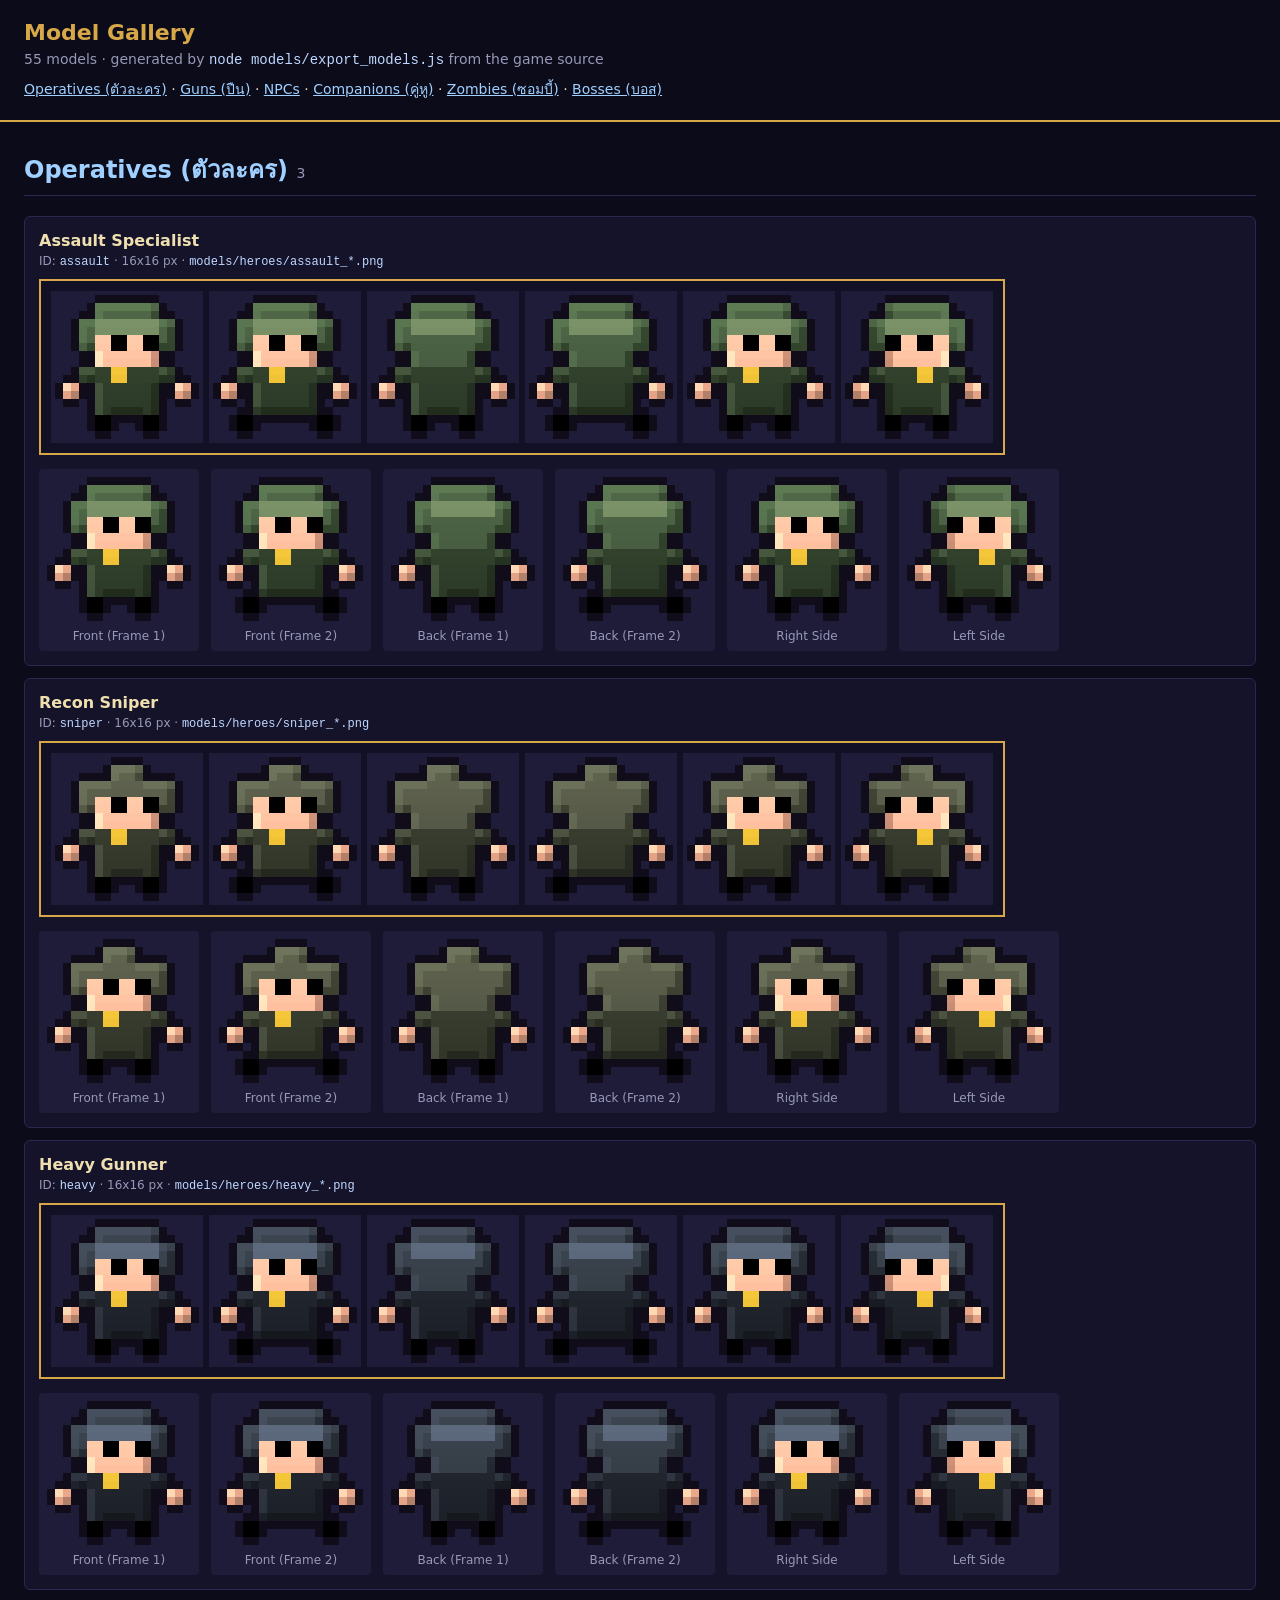
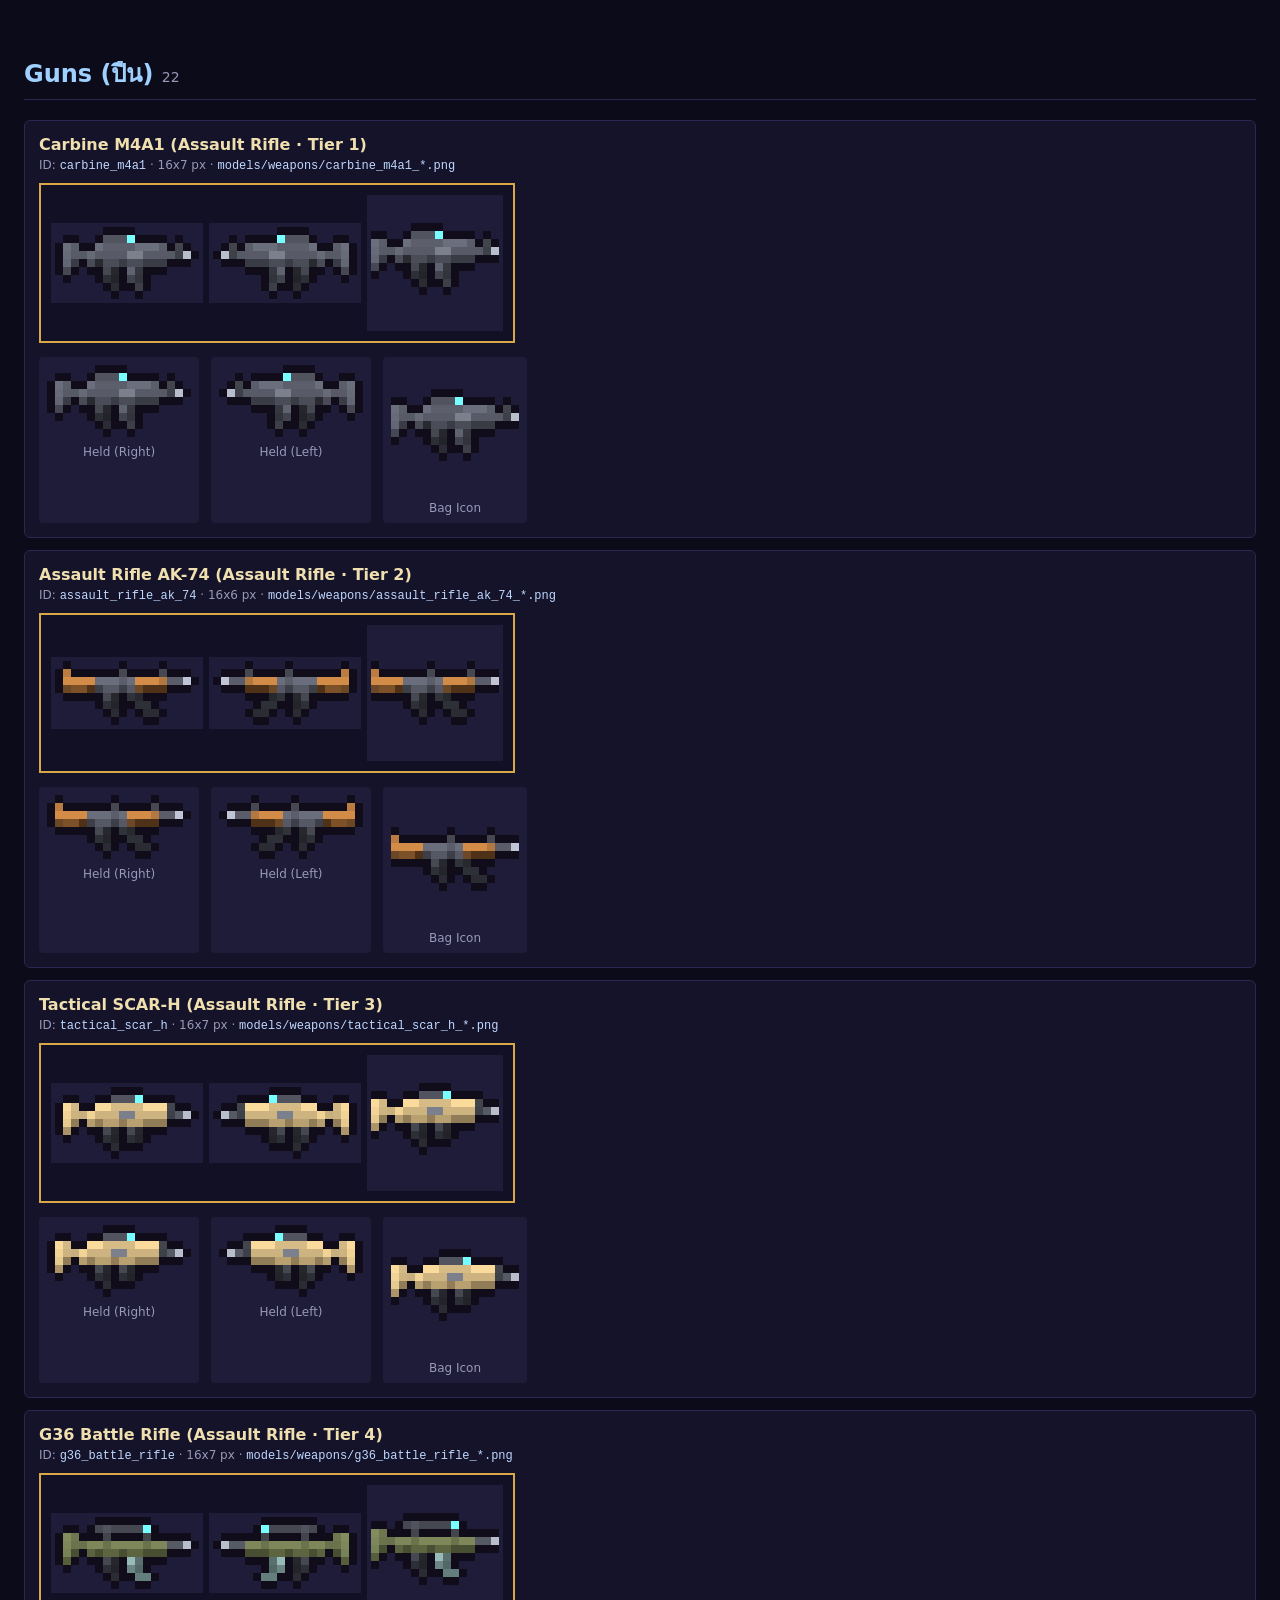
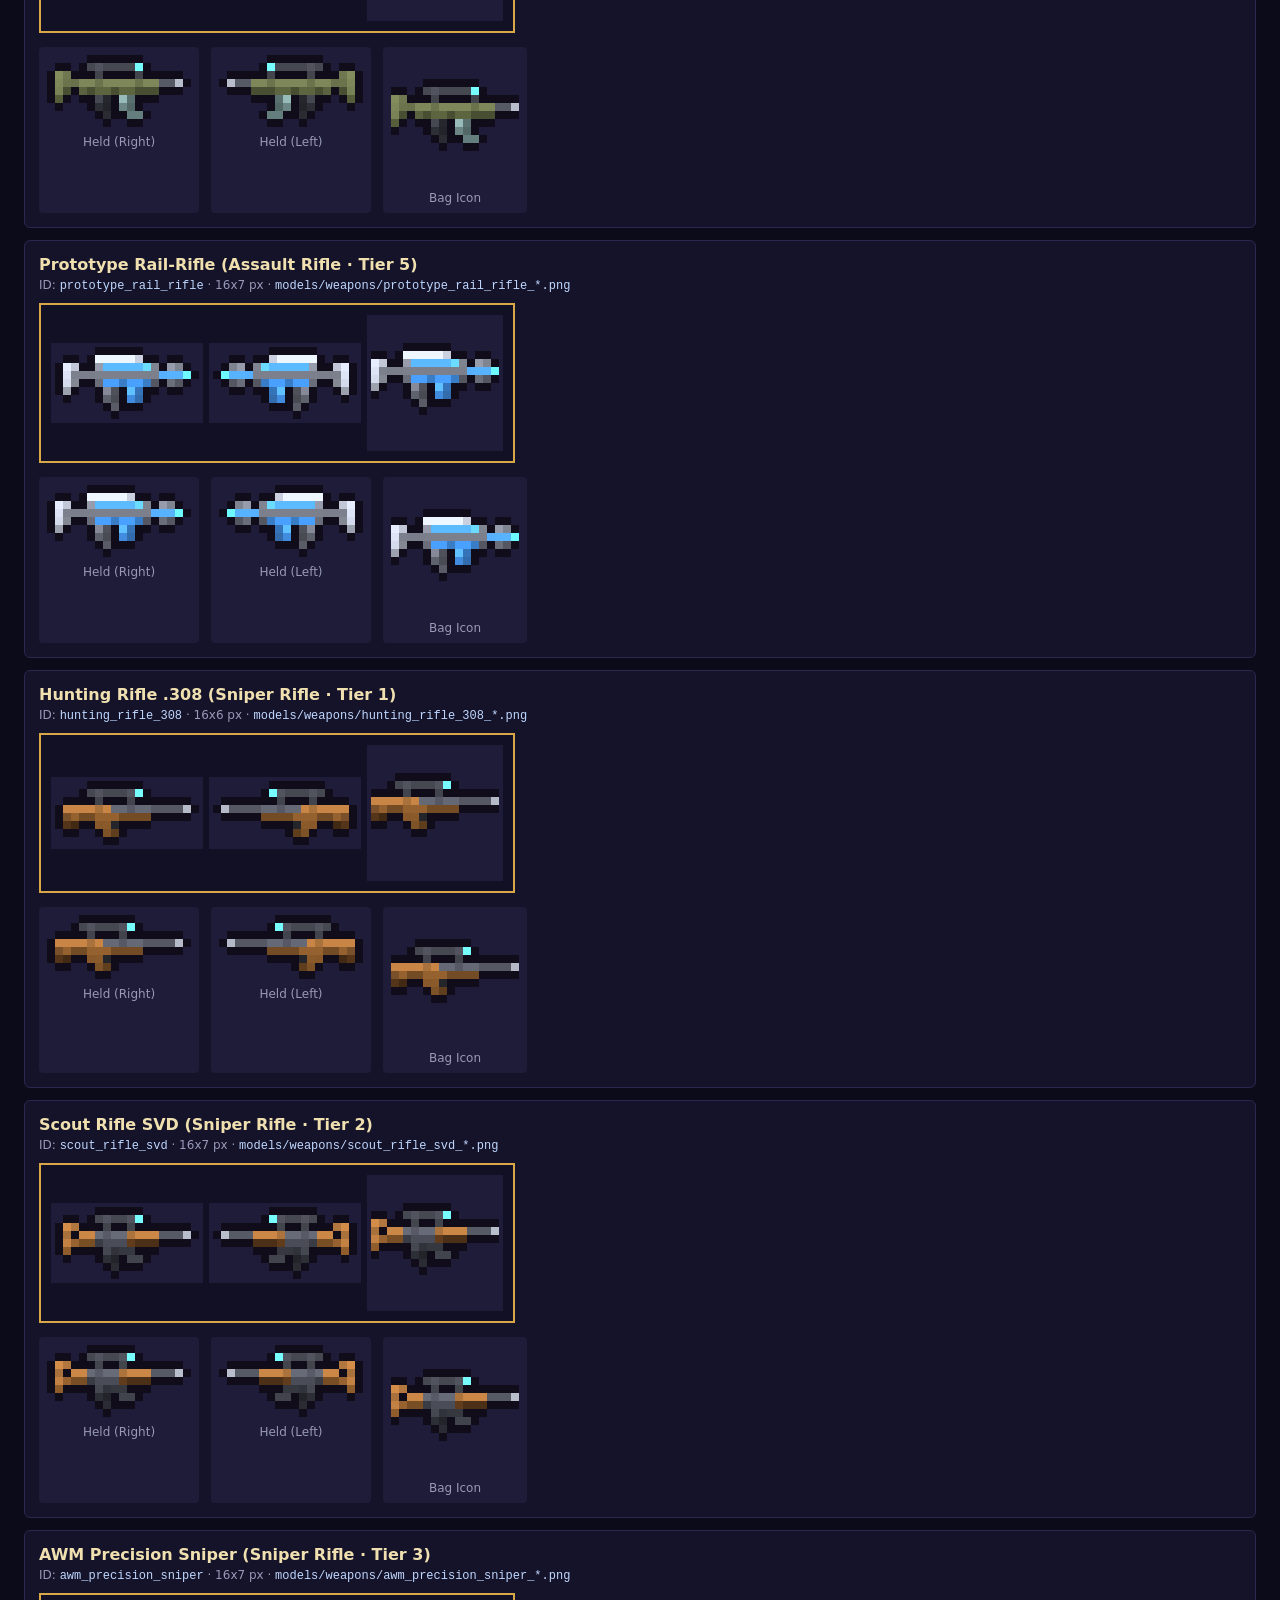
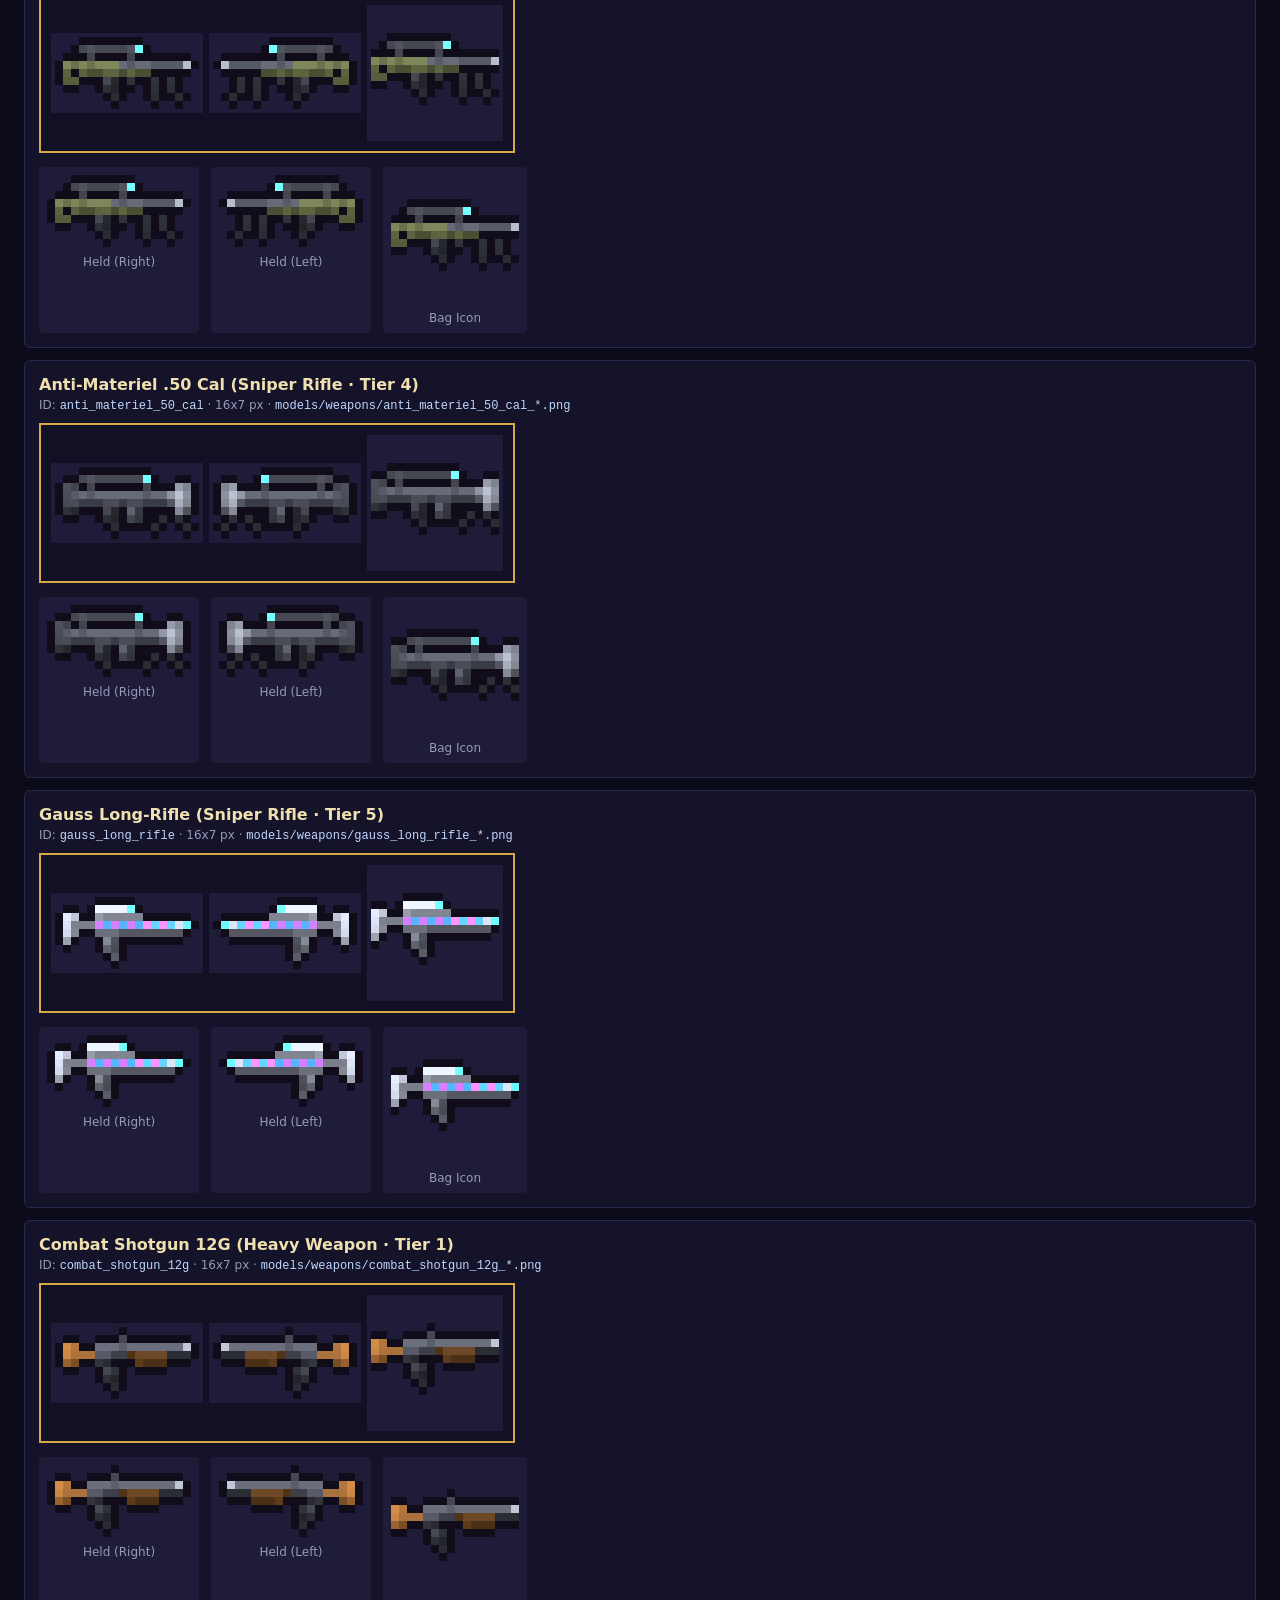
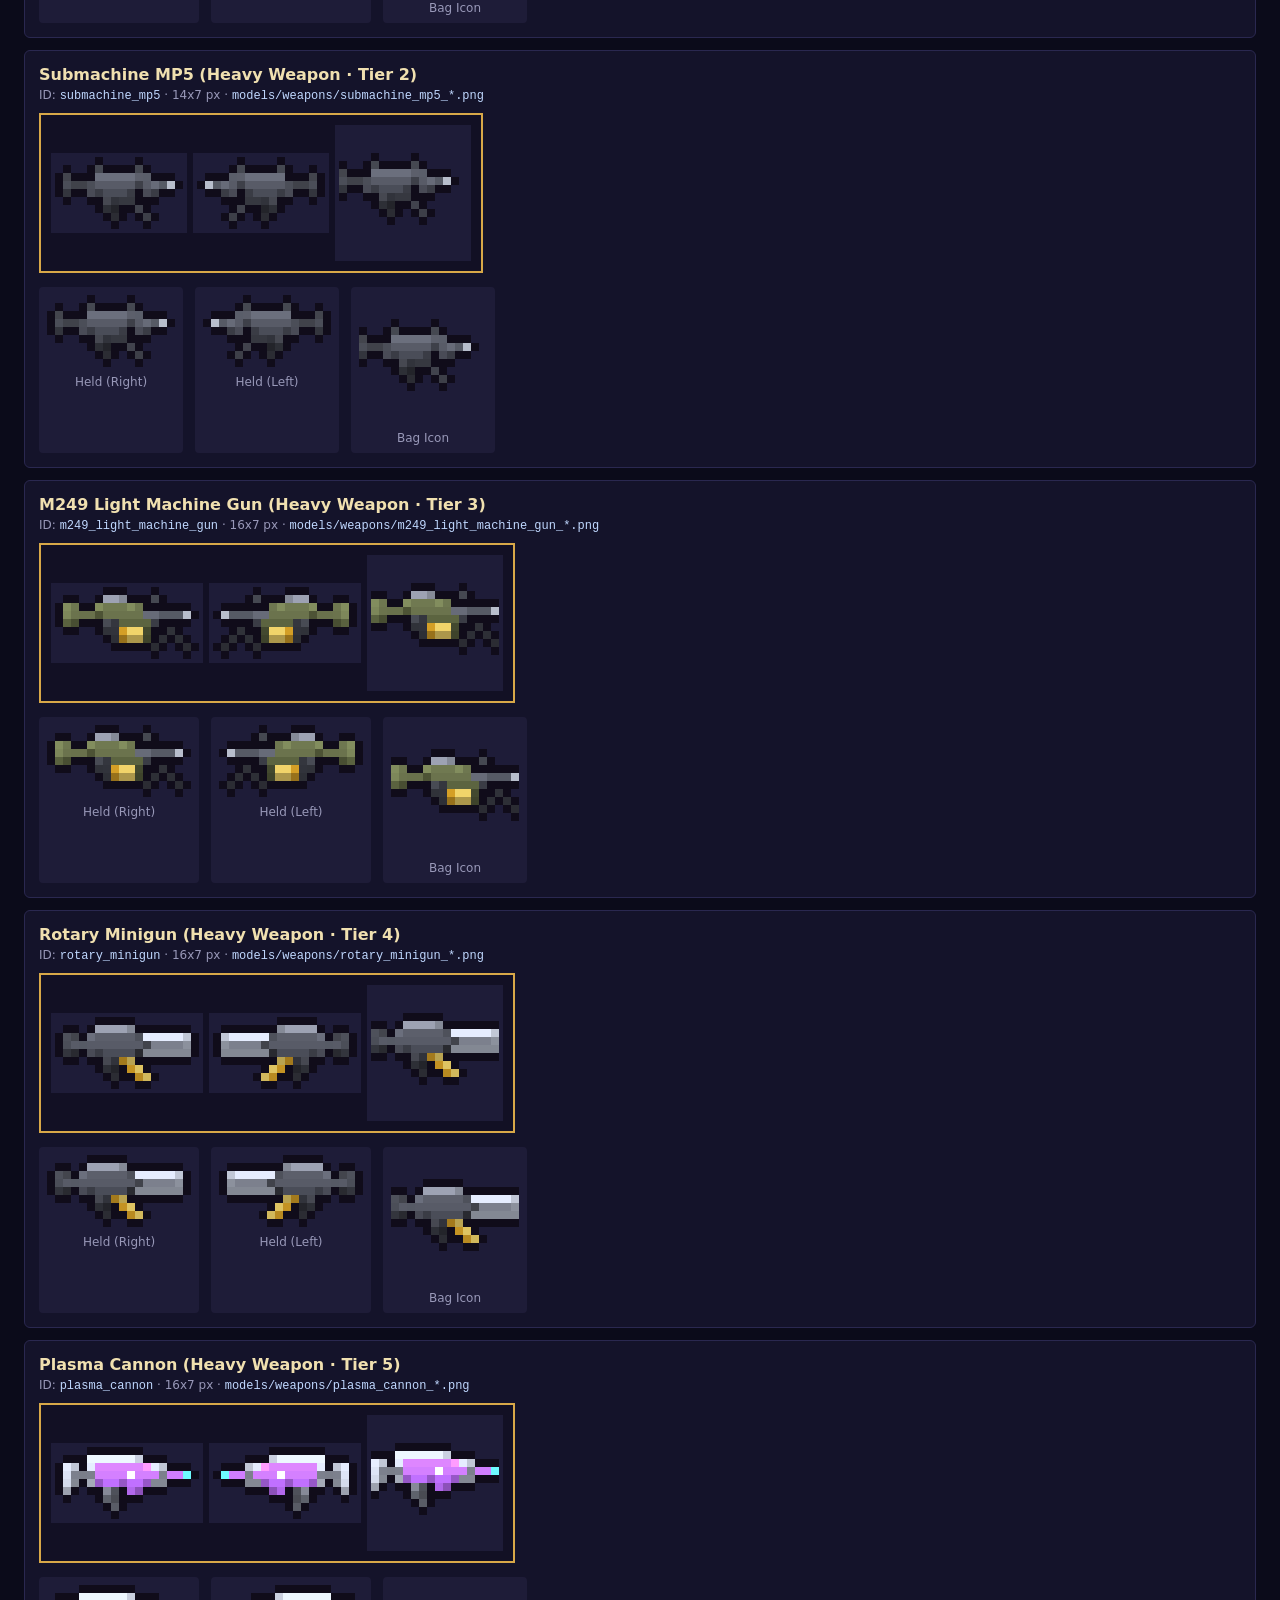
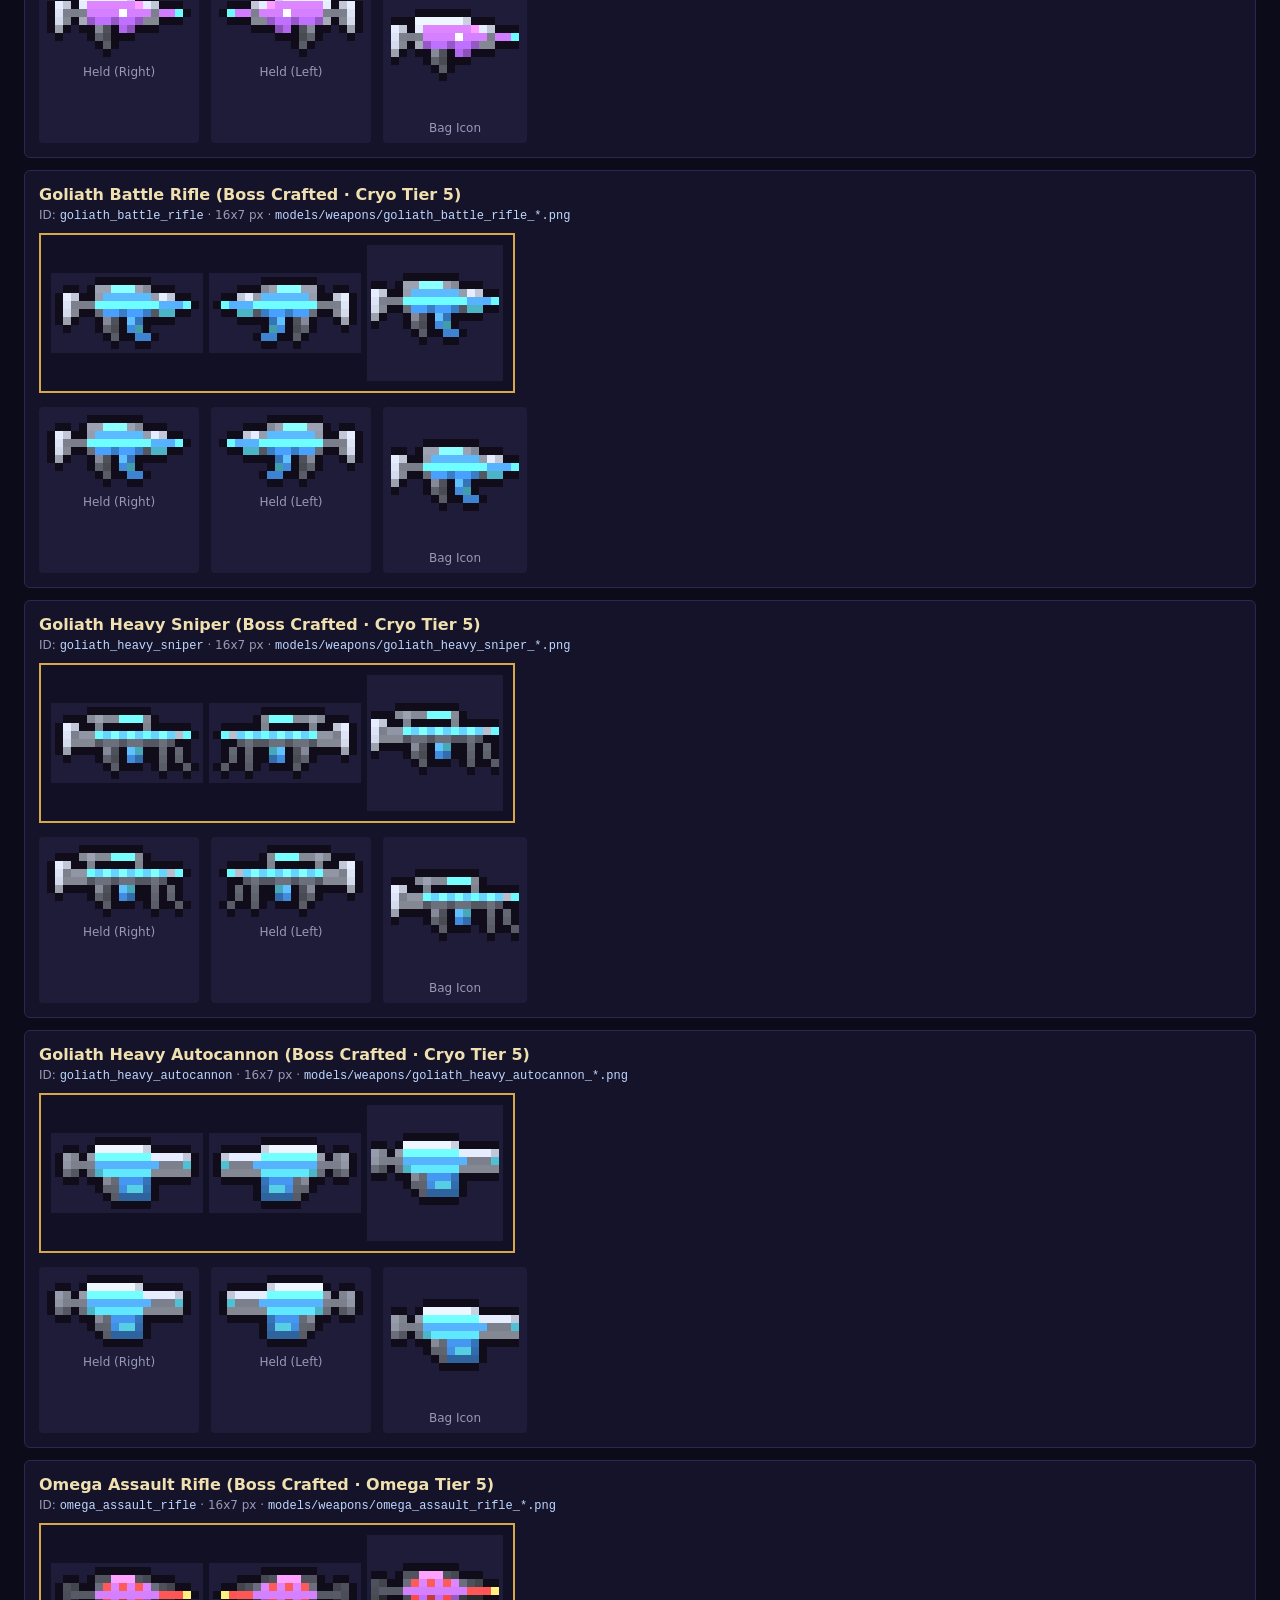
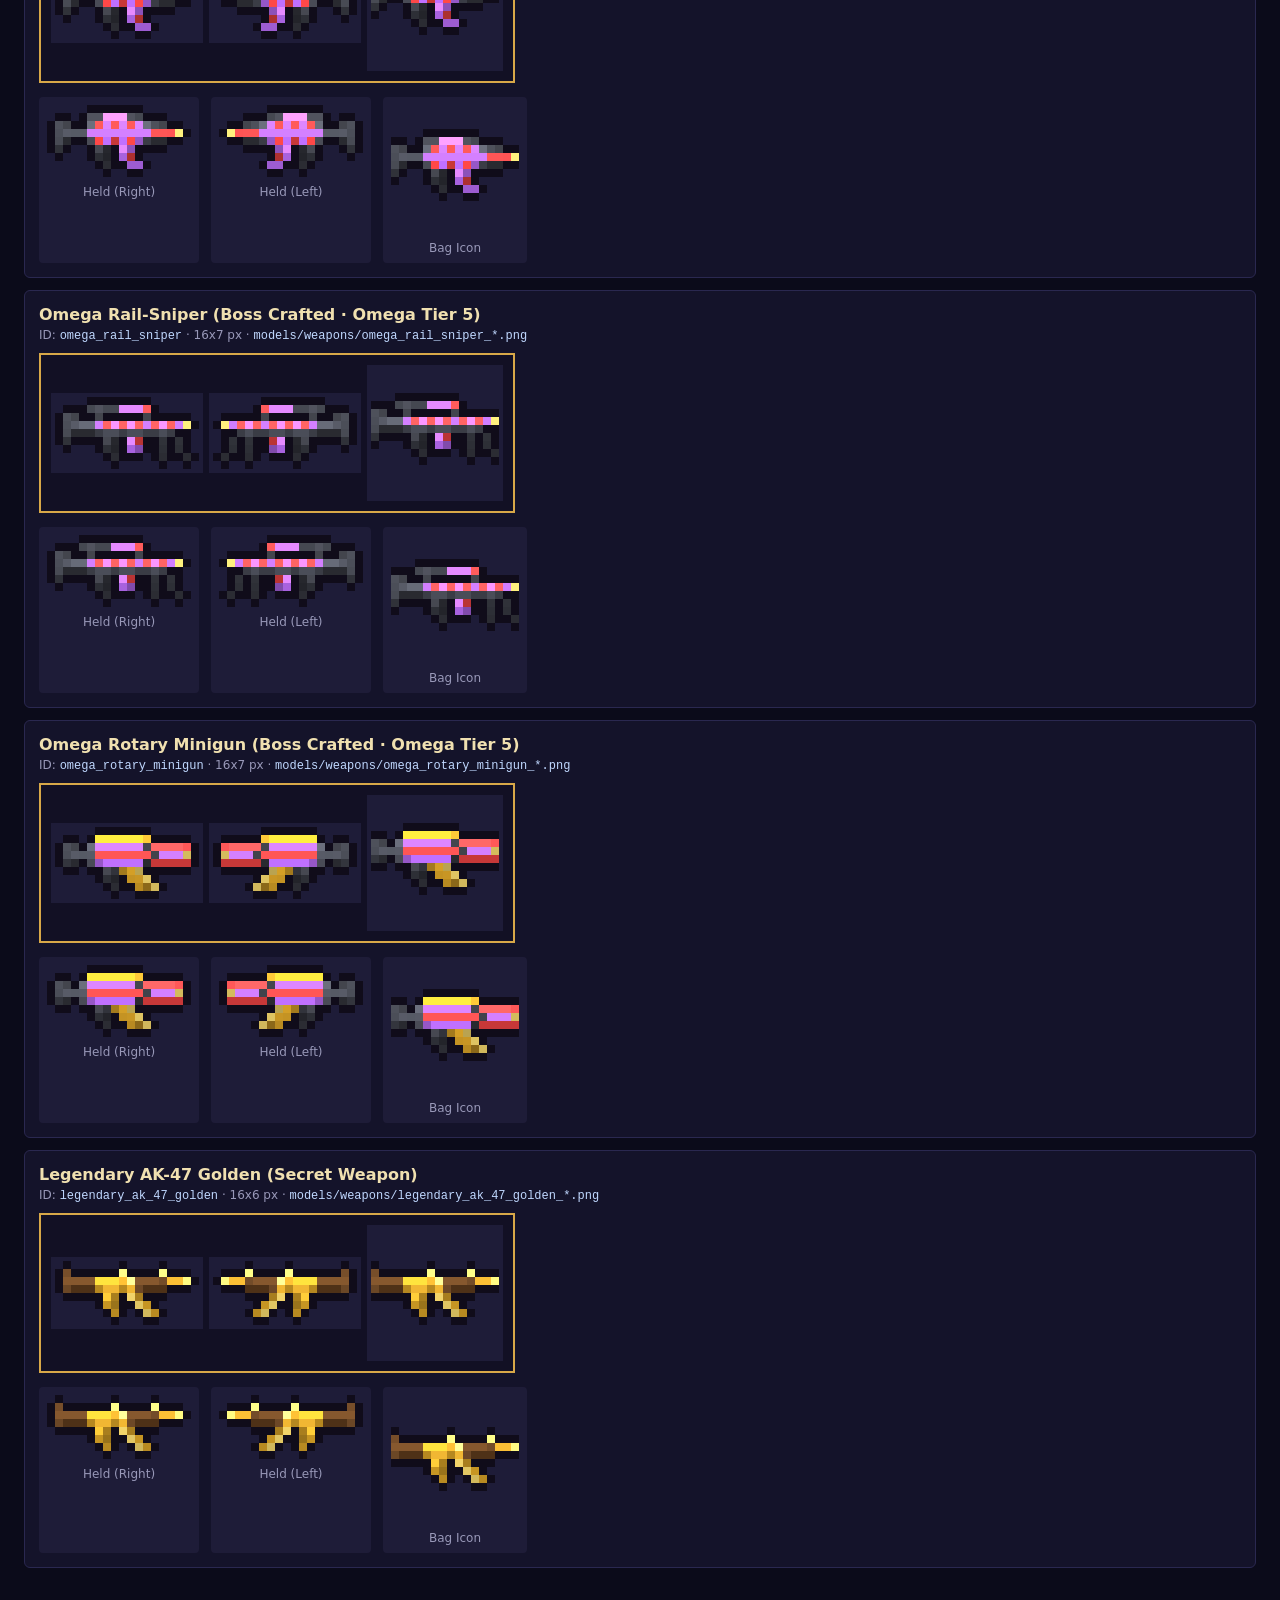
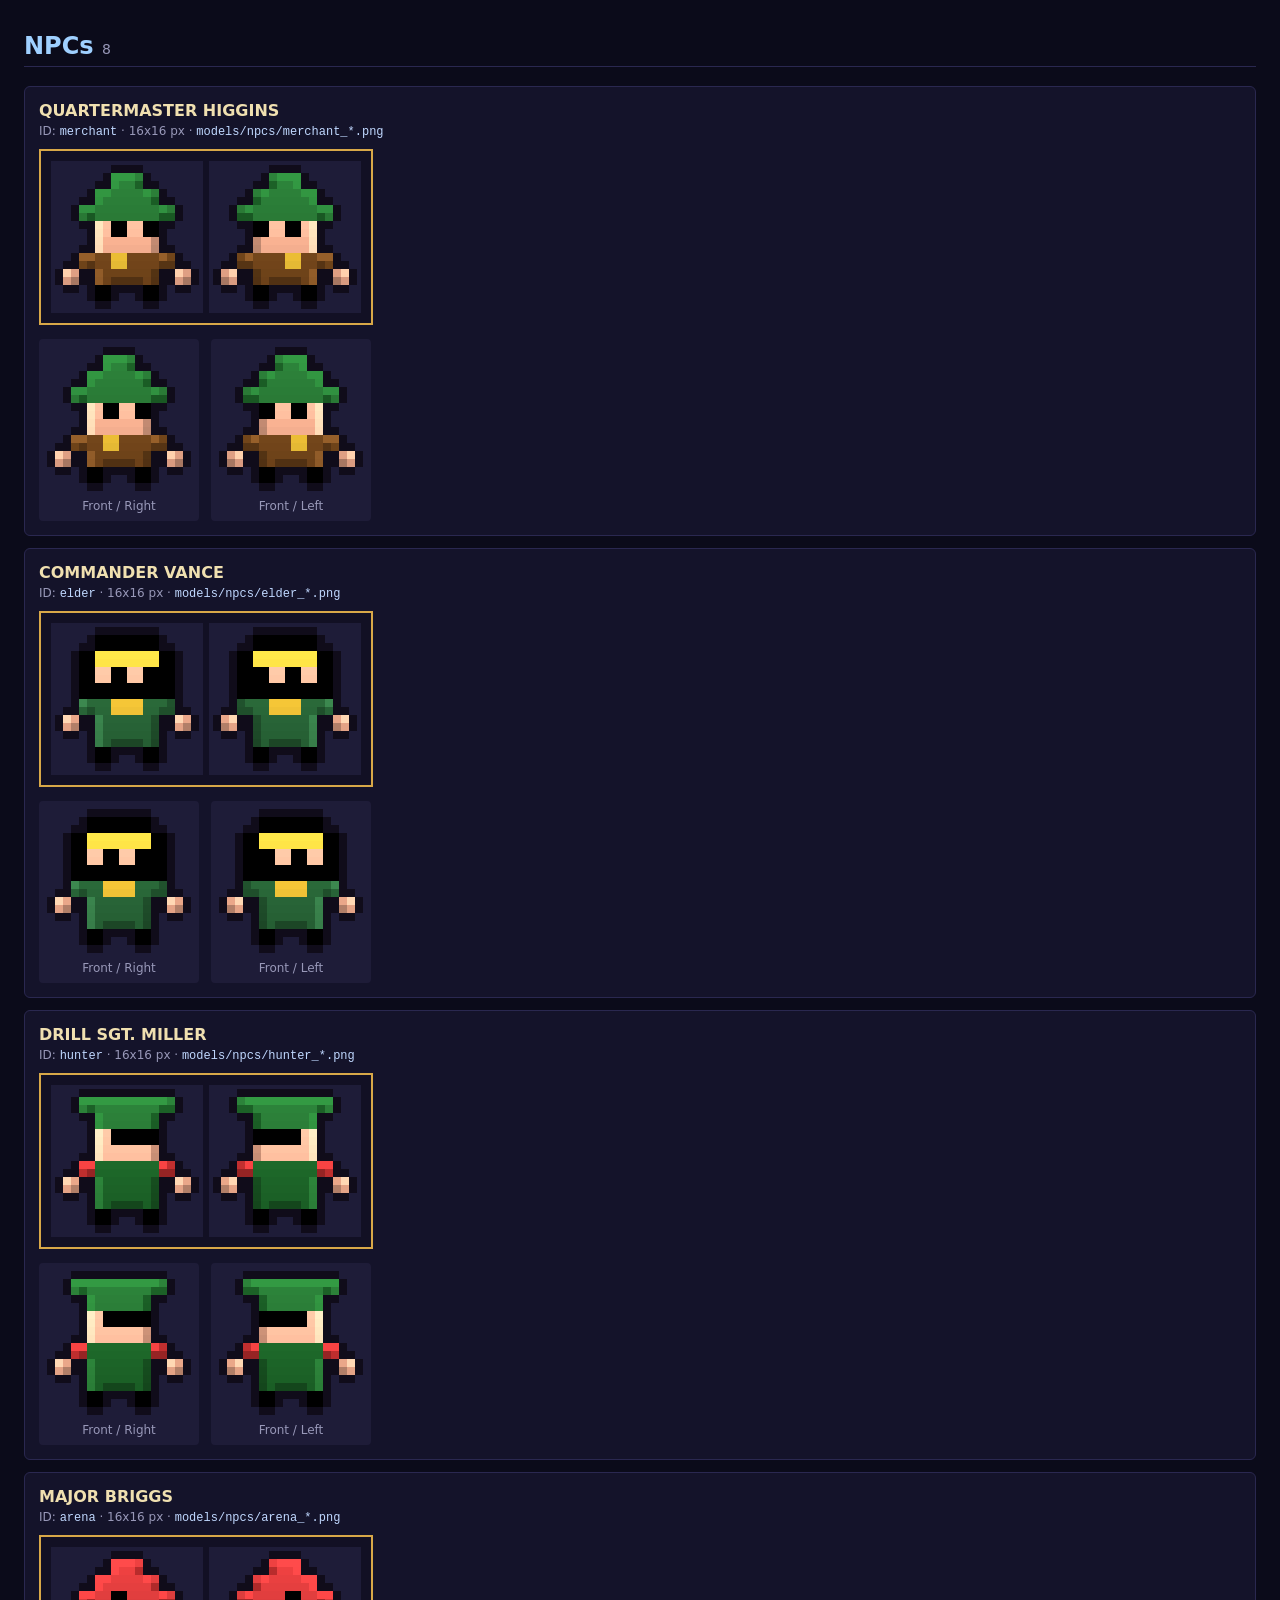
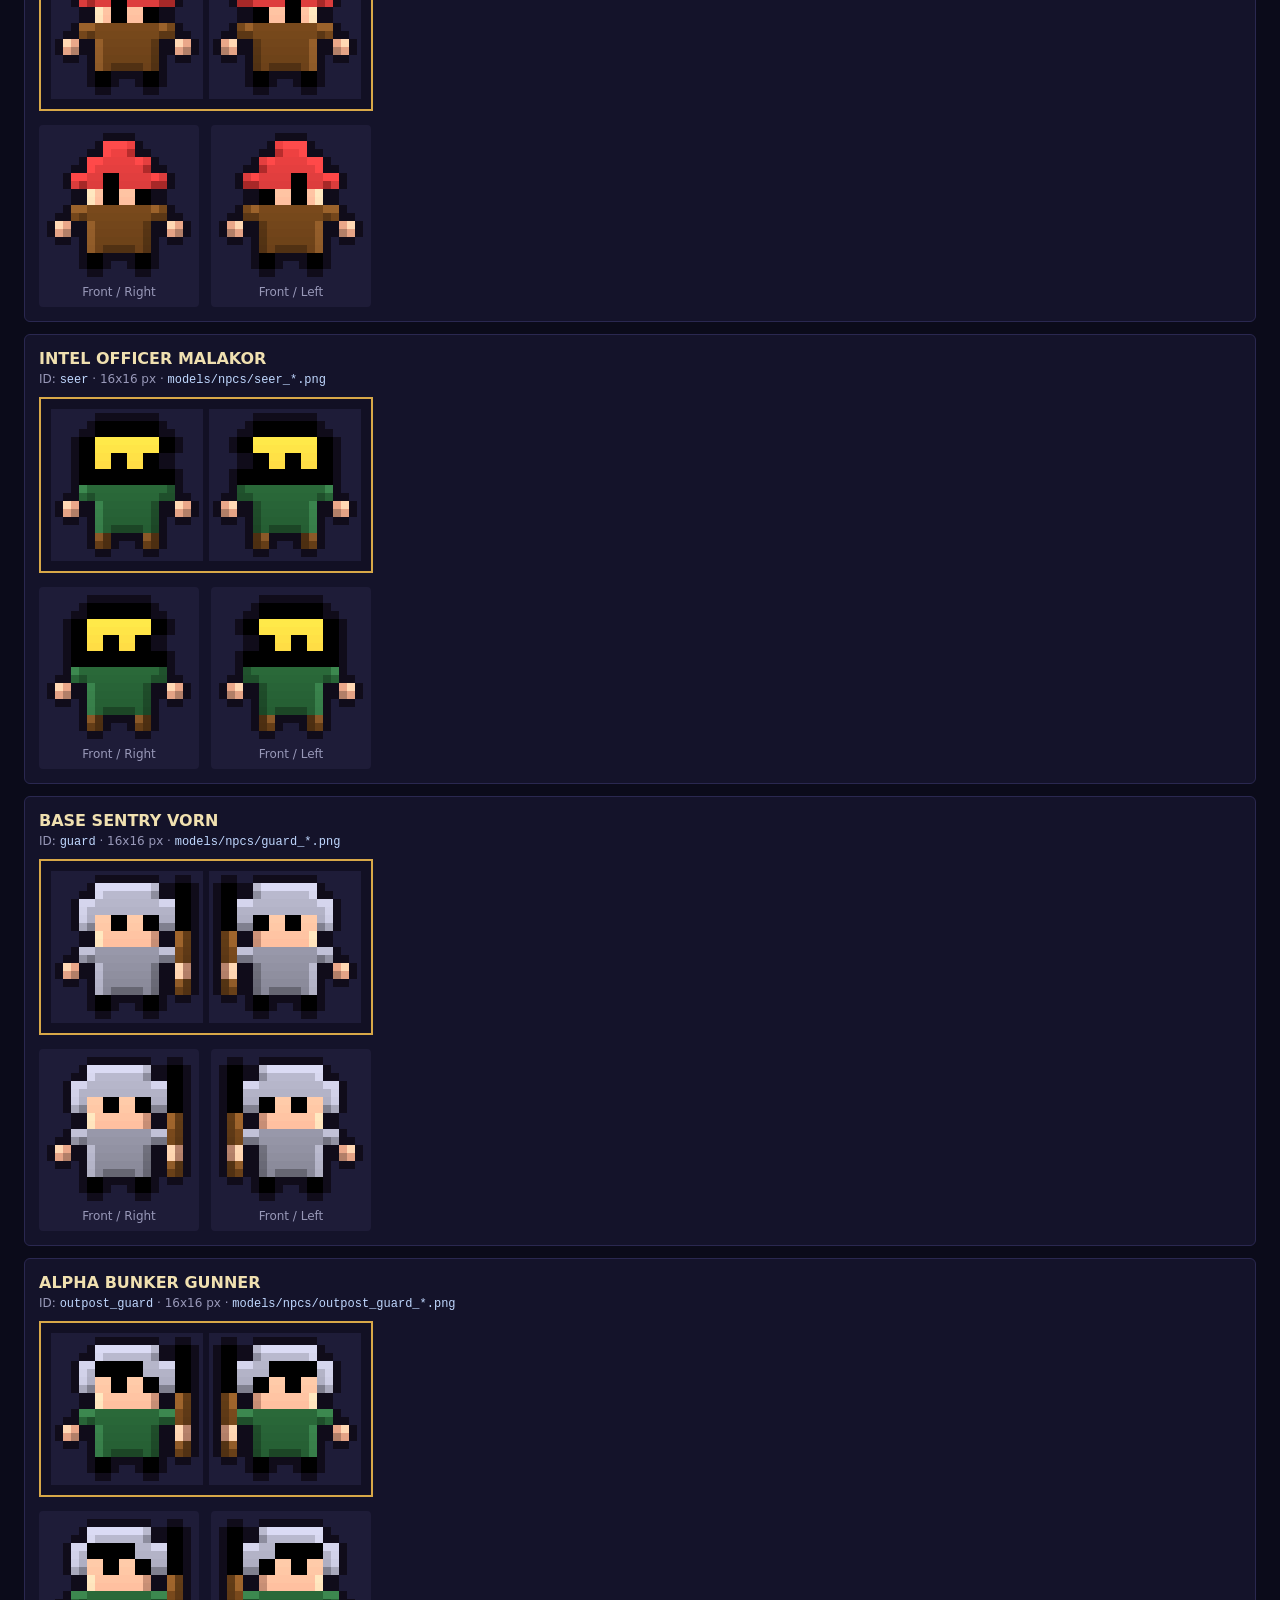
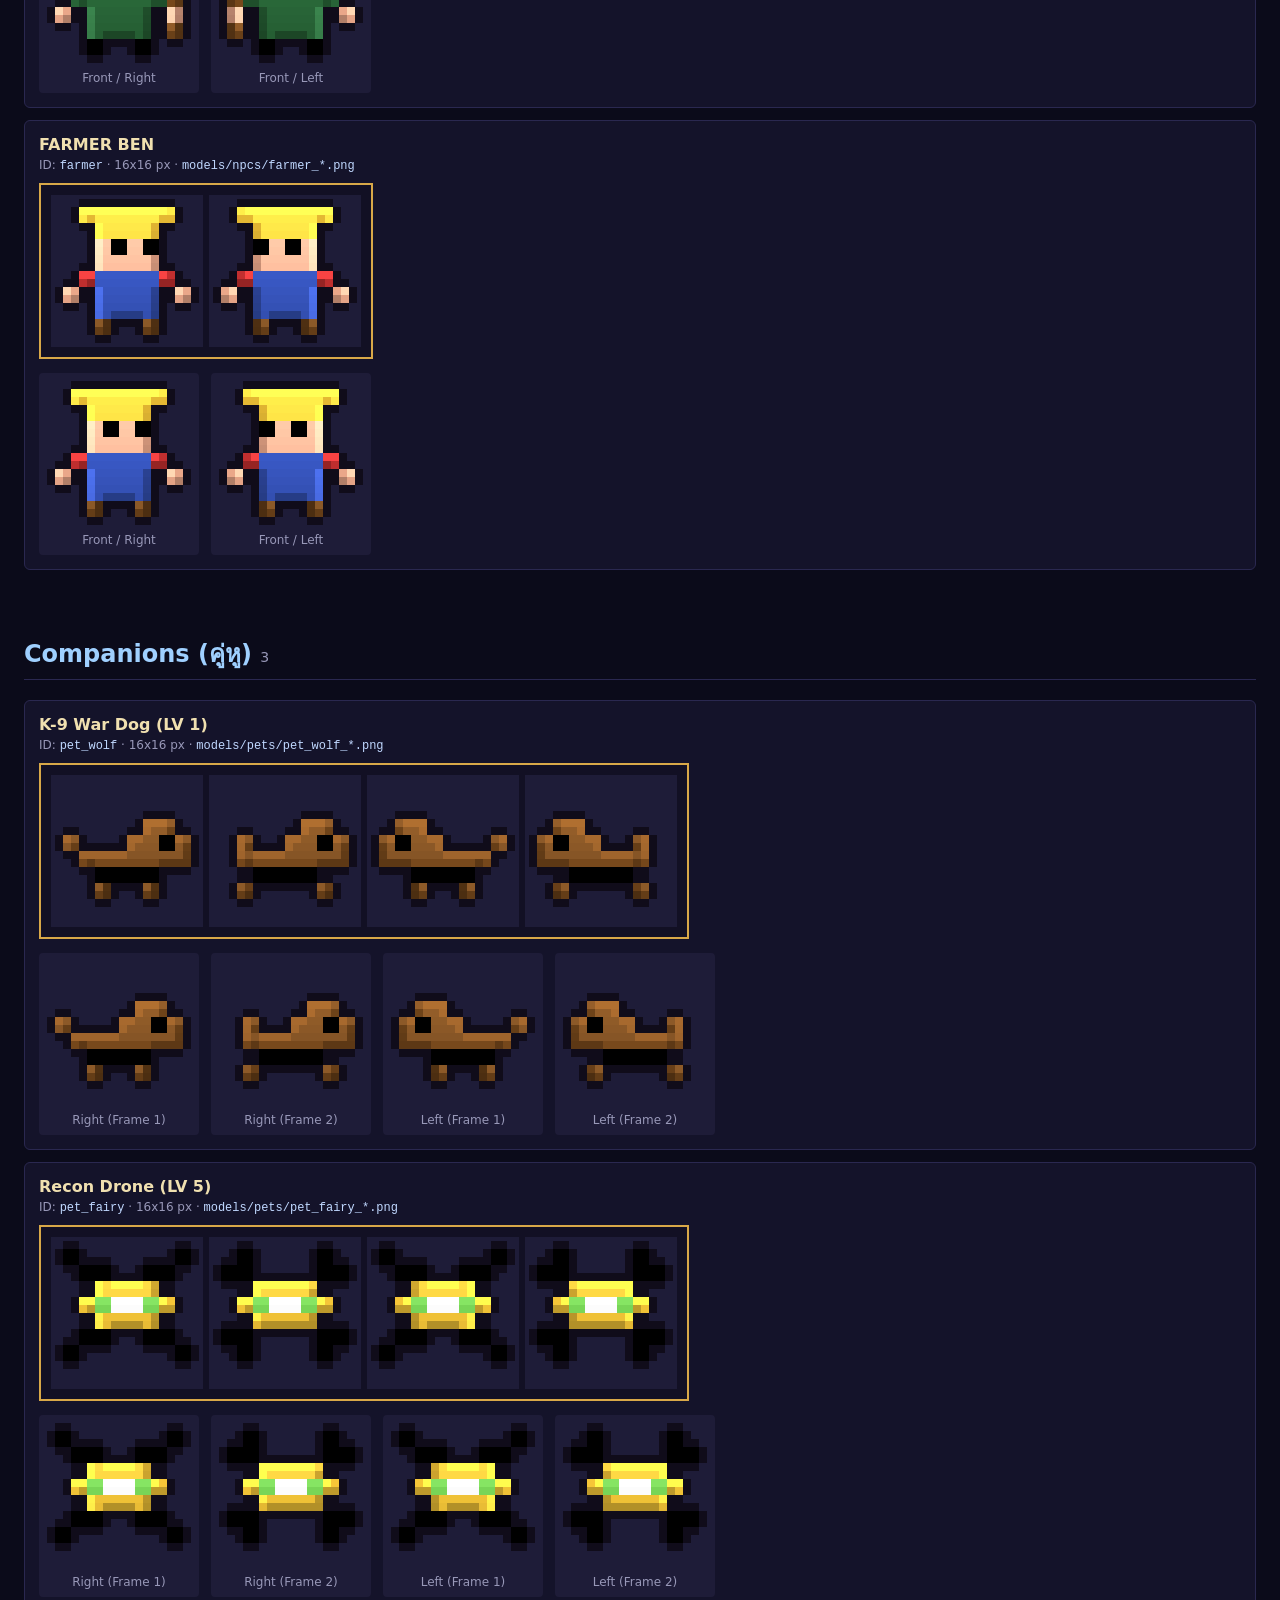
<file: models/index.html>
<!doctype html>
<html lang="th">
<head>
<meta charset="utf-8">
<meta name="viewport" content="width=device-width,initial-scale=1">
<title>Model Gallery</title>
<style>
  body{margin:0;background:#0b0b1a;color:#e8e0c8;font-family:system-ui,"Segoe UI",Tahoma,sans-serif}
  header{padding:20px 24px;border-bottom:2px solid #d8a848}
  h1{margin:0 0 6px;color:#d8a848;font-size:22px} header p{margin:0;color:#9898b8;font-size:14px}
  nav{margin-top:10px;font-size:14px} nav a{color:#9fd0ff}
  section{padding:8px 24px 24px} h2{color:#9fd0ff;border-bottom:1px solid #2a2850;padding-bottom:6px}
  h2 span{color:#9898b8;font-size:14px;font-weight:normal}
  .card{background:#14132a;border:1px solid #2a2850;border-radius:6px;padding:14px;margin:12px 0}
  .card h3{margin:0 0 4px;color:#f0e0b0;font-size:16px} .meta{color:#9898b8;font-size:12px;margin-bottom:10px}
  code{color:#c0d8ff}
  img{image-rendering:pixelated;max-width:100%}
  .views{display:flex;flex-wrap:wrap;gap:12px;margin-top:10px}
  figure{margin:0;background:#1e1c38;padding:8px;border-radius:4px;text-align:center}
  figcaption{font-size:12px;color:#9898b8;margin-top:4px}
</style>
</head>
<body>
<header>
  <h1>Model Gallery</h1>
  <p>55 models · generated by <code>node models/export_models.js</code> from the game source</p>
  <nav><a href="#heroes">Operatives (ตัวละคร)</a> · <a href="#weapons">Guns (ปืน)</a> · <a href="#npcs">NPCs</a> · <a href="#pets">Companions (คู่หู)</a> · <a href="#monsters">Zombies (ซอมบี้)</a> · <a href="#bosses">Bosses (บอส)</a></nav>
</header>
    <section id="heroes">
      <h2>Operatives (ตัวละคร) <span>3</span></h2>
      <article class="card">
        <h3>Assault Specialist</h3>
        <div class="meta">ID: <code>assault</code> · 16x16 px · <code>models/heroes/assault_*.png</code></div>
        <img class="sheet" src="heroes/assault_all_angles.png" alt="Assault Specialist all angles">
        <div class="views">
          <figure><img src="heroes/assault_front_1.png" alt="Front (Frame 1)"><figcaption>Front (Frame 1)</figcaption></figure>
          <figure><img src="heroes/assault_front_2.png" alt="Front (Frame 2)"><figcaption>Front (Frame 2)</figcaption></figure>
          <figure><img src="heroes/assault_back_1.png" alt="Back (Frame 1)"><figcaption>Back (Frame 1)</figcaption></figure>
          <figure><img src="heroes/assault_back_2.png" alt="Back (Frame 2)"><figcaption>Back (Frame 2)</figcaption></figure>
          <figure><img src="heroes/assault_right_1.png" alt="Right Side"><figcaption>Right Side</figcaption></figure>
          <figure><img src="heroes/assault_left_1.png" alt="Left Side"><figcaption>Left Side</figcaption></figure>
        </div>
      </article>
      <article class="card">
        <h3>Recon Sniper</h3>
        <div class="meta">ID: <code>sniper</code> · 16x16 px · <code>models/heroes/sniper_*.png</code></div>
        <img class="sheet" src="heroes/sniper_all_angles.png" alt="Recon Sniper all angles">
        <div class="views">
          <figure><img src="heroes/sniper_front_1.png" alt="Front (Frame 1)"><figcaption>Front (Frame 1)</figcaption></figure>
          <figure><img src="heroes/sniper_front_2.png" alt="Front (Frame 2)"><figcaption>Front (Frame 2)</figcaption></figure>
          <figure><img src="heroes/sniper_back_1.png" alt="Back (Frame 1)"><figcaption>Back (Frame 1)</figcaption></figure>
          <figure><img src="heroes/sniper_back_2.png" alt="Back (Frame 2)"><figcaption>Back (Frame 2)</figcaption></figure>
          <figure><img src="heroes/sniper_right_1.png" alt="Right Side"><figcaption>Right Side</figcaption></figure>
          <figure><img src="heroes/sniper_left_1.png" alt="Left Side"><figcaption>Left Side</figcaption></figure>
        </div>
      </article>
      <article class="card">
        <h3>Heavy Gunner</h3>
        <div class="meta">ID: <code>heavy</code> · 16x16 px · <code>models/heroes/heavy_*.png</code></div>
        <img class="sheet" src="heroes/heavy_all_angles.png" alt="Heavy Gunner all angles">
        <div class="views">
          <figure><img src="heroes/heavy_front_1.png" alt="Front (Frame 1)"><figcaption>Front (Frame 1)</figcaption></figure>
          <figure><img src="heroes/heavy_front_2.png" alt="Front (Frame 2)"><figcaption>Front (Frame 2)</figcaption></figure>
          <figure><img src="heroes/heavy_back_1.png" alt="Back (Frame 1)"><figcaption>Back (Frame 1)</figcaption></figure>
          <figure><img src="heroes/heavy_back_2.png" alt="Back (Frame 2)"><figcaption>Back (Frame 2)</figcaption></figure>
          <figure><img src="heroes/heavy_right_1.png" alt="Right Side"><figcaption>Right Side</figcaption></figure>
          <figure><img src="heroes/heavy_left_1.png" alt="Left Side"><figcaption>Left Side</figcaption></figure>
        </div>
      </article>
    </section>
    <section id="weapons">
      <h2>Guns (ปืน) <span>22</span></h2>
      <article class="card">
        <h3>Carbine M4A1 (Assault Rifle · Tier 1)</h3>
        <div class="meta">ID: <code>carbine_m4a1</code> · 16x7 px · <code>models/weapons/carbine_m4a1_*.png</code></div>
        <img class="sheet" src="weapons/carbine_m4a1_all_angles.png" alt="Carbine M4A1 (Assault Rifle · Tier 1) all angles">
        <div class="views">
          <figure><img src="weapons/carbine_m4a1_right.png" alt="Held (Right)"><figcaption>Held (Right)</figcaption></figure>
          <figure><img src="weapons/carbine_m4a1_left.png" alt="Held (Left)"><figcaption>Held (Left)</figcaption></figure>
          <figure><img src="weapons/carbine_m4a1_icon.png" alt="Bag Icon"><figcaption>Bag Icon</figcaption></figure>
        </div>
      </article>
      <article class="card">
        <h3>Assault Rifle AK-74 (Assault Rifle · Tier 2)</h3>
        <div class="meta">ID: <code>assault_rifle_ak_74</code> · 16x6 px · <code>models/weapons/assault_rifle_ak_74_*.png</code></div>
        <img class="sheet" src="weapons/assault_rifle_ak_74_all_angles.png" alt="Assault Rifle AK-74 (Assault Rifle · Tier 2) all angles">
        <div class="views">
          <figure><img src="weapons/assault_rifle_ak_74_right.png" alt="Held (Right)"><figcaption>Held (Right)</figcaption></figure>
          <figure><img src="weapons/assault_rifle_ak_74_left.png" alt="Held (Left)"><figcaption>Held (Left)</figcaption></figure>
          <figure><img src="weapons/assault_rifle_ak_74_icon.png" alt="Bag Icon"><figcaption>Bag Icon</figcaption></figure>
        </div>
      </article>
      <article class="card">
        <h3>Tactical SCAR-H (Assault Rifle · Tier 3)</h3>
        <div class="meta">ID: <code>tactical_scar_h</code> · 16x7 px · <code>models/weapons/tactical_scar_h_*.png</code></div>
        <img class="sheet" src="weapons/tactical_scar_h_all_angles.png" alt="Tactical SCAR-H (Assault Rifle · Tier 3) all angles">
        <div class="views">
          <figure><img src="weapons/tactical_scar_h_right.png" alt="Held (Right)"><figcaption>Held (Right)</figcaption></figure>
          <figure><img src="weapons/tactical_scar_h_left.png" alt="Held (Left)"><figcaption>Held (Left)</figcaption></figure>
          <figure><img src="weapons/tactical_scar_h_icon.png" alt="Bag Icon"><figcaption>Bag Icon</figcaption></figure>
        </div>
      </article>
      <article class="card">
        <h3>G36 Battle Rifle (Assault Rifle · Tier 4)</h3>
        <div class="meta">ID: <code>g36_battle_rifle</code> · 16x7 px · <code>models/weapons/g36_battle_rifle_*.png</code></div>
        <img class="sheet" src="weapons/g36_battle_rifle_all_angles.png" alt="G36 Battle Rifle (Assault Rifle · Tier 4) all angles">
        <div class="views">
          <figure><img src="weapons/g36_battle_rifle_right.png" alt="Held (Right)"><figcaption>Held (Right)</figcaption></figure>
          <figure><img src="weapons/g36_battle_rifle_left.png" alt="Held (Left)"><figcaption>Held (Left)</figcaption></figure>
          <figure><img src="weapons/g36_battle_rifle_icon.png" alt="Bag Icon"><figcaption>Bag Icon</figcaption></figure>
        </div>
      </article>
      <article class="card">
        <h3>Prototype Rail-Rifle (Assault Rifle · Tier 5)</h3>
        <div class="meta">ID: <code>prototype_rail_rifle</code> · 16x7 px · <code>models/weapons/prototype_rail_rifle_*.png</code></div>
        <img class="sheet" src="weapons/prototype_rail_rifle_all_angles.png" alt="Prototype Rail-Rifle (Assault Rifle · Tier 5) all angles">
        <div class="views">
          <figure><img src="weapons/prototype_rail_rifle_right.png" alt="Held (Right)"><figcaption>Held (Right)</figcaption></figure>
          <figure><img src="weapons/prototype_rail_rifle_left.png" alt="Held (Left)"><figcaption>Held (Left)</figcaption></figure>
          <figure><img src="weapons/prototype_rail_rifle_icon.png" alt="Bag Icon"><figcaption>Bag Icon</figcaption></figure>
        </div>
      </article>
      <article class="card">
        <h3>Hunting Rifle .308 (Sniper Rifle · Tier 1)</h3>
        <div class="meta">ID: <code>hunting_rifle_308</code> · 16x6 px · <code>models/weapons/hunting_rifle_308_*.png</code></div>
        <img class="sheet" src="weapons/hunting_rifle_308_all_angles.png" alt="Hunting Rifle .308 (Sniper Rifle · Tier 1) all angles">
        <div class="views">
          <figure><img src="weapons/hunting_rifle_308_right.png" alt="Held (Right)"><figcaption>Held (Right)</figcaption></figure>
          <figure><img src="weapons/hunting_rifle_308_left.png" alt="Held (Left)"><figcaption>Held (Left)</figcaption></figure>
          <figure><img src="weapons/hunting_rifle_308_icon.png" alt="Bag Icon"><figcaption>Bag Icon</figcaption></figure>
        </div>
      </article>
      <article class="card">
        <h3>Scout Rifle SVD (Sniper Rifle · Tier 2)</h3>
        <div class="meta">ID: <code>scout_rifle_svd</code> · 16x7 px · <code>models/weapons/scout_rifle_svd_*.png</code></div>
        <img class="sheet" src="weapons/scout_rifle_svd_all_angles.png" alt="Scout Rifle SVD (Sniper Rifle · Tier 2) all angles">
        <div class="views">
          <figure><img src="weapons/scout_rifle_svd_right.png" alt="Held (Right)"><figcaption>Held (Right)</figcaption></figure>
          <figure><img src="weapons/scout_rifle_svd_left.png" alt="Held (Left)"><figcaption>Held (Left)</figcaption></figure>
          <figure><img src="weapons/scout_rifle_svd_icon.png" alt="Bag Icon"><figcaption>Bag Icon</figcaption></figure>
        </div>
      </article>
      <article class="card">
        <h3>AWM Precision Sniper (Sniper Rifle · Tier 3)</h3>
        <div class="meta">ID: <code>awm_precision_sniper</code> · 16x7 px · <code>models/weapons/awm_precision_sniper_*.png</code></div>
        <img class="sheet" src="weapons/awm_precision_sniper_all_angles.png" alt="AWM Precision Sniper (Sniper Rifle · Tier 3) all angles">
        <div class="views">
          <figure><img src="weapons/awm_precision_sniper_right.png" alt="Held (Right)"><figcaption>Held (Right)</figcaption></figure>
          <figure><img src="weapons/awm_precision_sniper_left.png" alt="Held (Left)"><figcaption>Held (Left)</figcaption></figure>
          <figure><img src="weapons/awm_precision_sniper_icon.png" alt="Bag Icon"><figcaption>Bag Icon</figcaption></figure>
        </div>
      </article>
      <article class="card">
        <h3>Anti-Materiel .50 Cal (Sniper Rifle · Tier 4)</h3>
        <div class="meta">ID: <code>anti_materiel_50_cal</code> · 16x7 px · <code>models/weapons/anti_materiel_50_cal_*.png</code></div>
        <img class="sheet" src="weapons/anti_materiel_50_cal_all_angles.png" alt="Anti-Materiel .50 Cal (Sniper Rifle · Tier 4) all angles">
        <div class="views">
          <figure><img src="weapons/anti_materiel_50_cal_right.png" alt="Held (Right)"><figcaption>Held (Right)</figcaption></figure>
          <figure><img src="weapons/anti_materiel_50_cal_left.png" alt="Held (Left)"><figcaption>Held (Left)</figcaption></figure>
          <figure><img src="weapons/anti_materiel_50_cal_icon.png" alt="Bag Icon"><figcaption>Bag Icon</figcaption></figure>
        </div>
      </article>
      <article class="card">
        <h3>Gauss Long-Rifle (Sniper Rifle · Tier 5)</h3>
        <div class="meta">ID: <code>gauss_long_rifle</code> · 16x7 px · <code>models/weapons/gauss_long_rifle_*.png</code></div>
        <img class="sheet" src="weapons/gauss_long_rifle_all_angles.png" alt="Gauss Long-Rifle (Sniper Rifle · Tier 5) all angles">
        <div class="views">
          <figure><img src="weapons/gauss_long_rifle_right.png" alt="Held (Right)"><figcaption>Held (Right)</figcaption></figure>
          <figure><img src="weapons/gauss_long_rifle_left.png" alt="Held (Left)"><figcaption>Held (Left)</figcaption></figure>
          <figure><img src="weapons/gauss_long_rifle_icon.png" alt="Bag Icon"><figcaption>Bag Icon</figcaption></figure>
        </div>
      </article>
      <article class="card">
        <h3>Combat Shotgun 12G (Heavy Weapon · Tier 1)</h3>
        <div class="meta">ID: <code>combat_shotgun_12g</code> · 16x7 px · <code>models/weapons/combat_shotgun_12g_*.png</code></div>
        <img class="sheet" src="weapons/combat_shotgun_12g_all_angles.png" alt="Combat Shotgun 12G (Heavy Weapon · Tier 1) all angles">
        <div class="views">
          <figure><img src="weapons/combat_shotgun_12g_right.png" alt="Held (Right)"><figcaption>Held (Right)</figcaption></figure>
          <figure><img src="weapons/combat_shotgun_12g_left.png" alt="Held (Left)"><figcaption>Held (Left)</figcaption></figure>
          <figure><img src="weapons/combat_shotgun_12g_icon.png" alt="Bag Icon"><figcaption>Bag Icon</figcaption></figure>
        </div>
      </article>
      <article class="card">
        <h3>Submachine MP5 (Heavy Weapon · Tier 2)</h3>
        <div class="meta">ID: <code>submachine_mp5</code> · 14x7 px · <code>models/weapons/submachine_mp5_*.png</code></div>
        <img class="sheet" src="weapons/submachine_mp5_all_angles.png" alt="Submachine MP5 (Heavy Weapon · Tier 2) all angles">
        <div class="views">
          <figure><img src="weapons/submachine_mp5_right.png" alt="Held (Right)"><figcaption>Held (Right)</figcaption></figure>
          <figure><img src="weapons/submachine_mp5_left.png" alt="Held (Left)"><figcaption>Held (Left)</figcaption></figure>
          <figure><img src="weapons/submachine_mp5_icon.png" alt="Bag Icon"><figcaption>Bag Icon</figcaption></figure>
        </div>
      </article>
      <article class="card">
        <h3>M249 Light Machine Gun (Heavy Weapon · Tier 3)</h3>
        <div class="meta">ID: <code>m249_light_machine_gun</code> · 16x7 px · <code>models/weapons/m249_light_machine_gun_*.png</code></div>
        <img class="sheet" src="weapons/m249_light_machine_gun_all_angles.png" alt="M249 Light Machine Gun (Heavy Weapon · Tier 3) all angles">
        <div class="views">
          <figure><img src="weapons/m249_light_machine_gun_right.png" alt="Held (Right)"><figcaption>Held (Right)</figcaption></figure>
          <figure><img src="weapons/m249_light_machine_gun_left.png" alt="Held (Left)"><figcaption>Held (Left)</figcaption></figure>
          <figure><img src="weapons/m249_light_machine_gun_icon.png" alt="Bag Icon"><figcaption>Bag Icon</figcaption></figure>
        </div>
      </article>
      <article class="card">
        <h3>Rotary Minigun (Heavy Weapon · Tier 4)</h3>
        <div class="meta">ID: <code>rotary_minigun</code> · 16x7 px · <code>models/weapons/rotary_minigun_*.png</code></div>
        <img class="sheet" src="weapons/rotary_minigun_all_angles.png" alt="Rotary Minigun (Heavy Weapon · Tier 4) all angles">
        <div class="views">
          <figure><img src="weapons/rotary_minigun_right.png" alt="Held (Right)"><figcaption>Held (Right)</figcaption></figure>
          <figure><img src="weapons/rotary_minigun_left.png" alt="Held (Left)"><figcaption>Held (Left)</figcaption></figure>
          <figure><img src="weapons/rotary_minigun_icon.png" alt="Bag Icon"><figcaption>Bag Icon</figcaption></figure>
        </div>
      </article>
      <article class="card">
        <h3>Plasma Cannon (Heavy Weapon · Tier 5)</h3>
        <div class="meta">ID: <code>plasma_cannon</code> · 16x7 px · <code>models/weapons/plasma_cannon_*.png</code></div>
        <img class="sheet" src="weapons/plasma_cannon_all_angles.png" alt="Plasma Cannon (Heavy Weapon · Tier 5) all angles">
        <div class="views">
          <figure><img src="weapons/plasma_cannon_right.png" alt="Held (Right)"><figcaption>Held (Right)</figcaption></figure>
          <figure><img src="weapons/plasma_cannon_left.png" alt="Held (Left)"><figcaption>Held (Left)</figcaption></figure>
          <figure><img src="weapons/plasma_cannon_icon.png" alt="Bag Icon"><figcaption>Bag Icon</figcaption></figure>
        </div>
      </article>
      <article class="card">
        <h3>Goliath Battle Rifle (Boss Crafted · Cryo Tier 5)</h3>
        <div class="meta">ID: <code>goliath_battle_rifle</code> · 16x7 px · <code>models/weapons/goliath_battle_rifle_*.png</code></div>
        <img class="sheet" src="weapons/goliath_battle_rifle_all_angles.png" alt="Goliath Battle Rifle (Boss Crafted · Cryo Tier 5) all angles">
        <div class="views">
          <figure><img src="weapons/goliath_battle_rifle_right.png" alt="Held (Right)"><figcaption>Held (Right)</figcaption></figure>
          <figure><img src="weapons/goliath_battle_rifle_left.png" alt="Held (Left)"><figcaption>Held (Left)</figcaption></figure>
          <figure><img src="weapons/goliath_battle_rifle_icon.png" alt="Bag Icon"><figcaption>Bag Icon</figcaption></figure>
        </div>
      </article>
      <article class="card">
        <h3>Goliath Heavy Sniper (Boss Crafted · Cryo Tier 5)</h3>
        <div class="meta">ID: <code>goliath_heavy_sniper</code> · 16x7 px · <code>models/weapons/goliath_heavy_sniper_*.png</code></div>
        <img class="sheet" src="weapons/goliath_heavy_sniper_all_angles.png" alt="Goliath Heavy Sniper (Boss Crafted · Cryo Tier 5) all angles">
        <div class="views">
          <figure><img src="weapons/goliath_heavy_sniper_right.png" alt="Held (Right)"><figcaption>Held (Right)</figcaption></figure>
          <figure><img src="weapons/goliath_heavy_sniper_left.png" alt="Held (Left)"><figcaption>Held (Left)</figcaption></figure>
          <figure><img src="weapons/goliath_heavy_sniper_icon.png" alt="Bag Icon"><figcaption>Bag Icon</figcaption></figure>
        </div>
      </article>
      <article class="card">
        <h3>Goliath Heavy Autocannon (Boss Crafted · Cryo Tier 5)</h3>
        <div class="meta">ID: <code>goliath_heavy_autocannon</code> · 16x7 px · <code>models/weapons/goliath_heavy_autocannon_*.png</code></div>
        <img class="sheet" src="weapons/goliath_heavy_autocannon_all_angles.png" alt="Goliath Heavy Autocannon (Boss Crafted · Cryo Tier 5) all angles">
        <div class="views">
          <figure><img src="weapons/goliath_heavy_autocannon_right.png" alt="Held (Right)"><figcaption>Held (Right)</figcaption></figure>
          <figure><img src="weapons/goliath_heavy_autocannon_left.png" alt="Held (Left)"><figcaption>Held (Left)</figcaption></figure>
          <figure><img src="weapons/goliath_heavy_autocannon_icon.png" alt="Bag Icon"><figcaption>Bag Icon</figcaption></figure>
        </div>
      </article>
      <article class="card">
        <h3>Omega Assault Rifle (Boss Crafted · Omega Tier 5)</h3>
        <div class="meta">ID: <code>omega_assault_rifle</code> · 16x7 px · <code>models/weapons/omega_assault_rifle_*.png</code></div>
        <img class="sheet" src="weapons/omega_assault_rifle_all_angles.png" alt="Omega Assault Rifle (Boss Crafted · Omega Tier 5) all angles">
        <div class="views">
          <figure><img src="weapons/omega_assault_rifle_right.png" alt="Held (Right)"><figcaption>Held (Right)</figcaption></figure>
          <figure><img src="weapons/omega_assault_rifle_left.png" alt="Held (Left)"><figcaption>Held (Left)</figcaption></figure>
          <figure><img src="weapons/omega_assault_rifle_icon.png" alt="Bag Icon"><figcaption>Bag Icon</figcaption></figure>
        </div>
      </article>
      <article class="card">
        <h3>Omega Rail-Sniper (Boss Crafted · Omega Tier 5)</h3>
        <div class="meta">ID: <code>omega_rail_sniper</code> · 16x7 px · <code>models/weapons/omega_rail_sniper_*.png</code></div>
        <img class="sheet" src="weapons/omega_rail_sniper_all_angles.png" alt="Omega Rail-Sniper (Boss Crafted · Omega Tier 5) all angles">
        <div class="views">
          <figure><img src="weapons/omega_rail_sniper_right.png" alt="Held (Right)"><figcaption>Held (Right)</figcaption></figure>
          <figure><img src="weapons/omega_rail_sniper_left.png" alt="Held (Left)"><figcaption>Held (Left)</figcaption></figure>
          <figure><img src="weapons/omega_rail_sniper_icon.png" alt="Bag Icon"><figcaption>Bag Icon</figcaption></figure>
        </div>
      </article>
      <article class="card">
        <h3>Omega Rotary Minigun (Boss Crafted · Omega Tier 5)</h3>
        <div class="meta">ID: <code>omega_rotary_minigun</code> · 16x7 px · <code>models/weapons/omega_rotary_minigun_*.png</code></div>
        <img class="sheet" src="weapons/omega_rotary_minigun_all_angles.png" alt="Omega Rotary Minigun (Boss Crafted · Omega Tier 5) all angles">
        <div class="views">
          <figure><img src="weapons/omega_rotary_minigun_right.png" alt="Held (Right)"><figcaption>Held (Right)</figcaption></figure>
          <figure><img src="weapons/omega_rotary_minigun_left.png" alt="Held (Left)"><figcaption>Held (Left)</figcaption></figure>
          <figure><img src="weapons/omega_rotary_minigun_icon.png" alt="Bag Icon"><figcaption>Bag Icon</figcaption></figure>
        </div>
      </article>
      <article class="card">
        <h3>Legendary AK-47 Golden (Secret Weapon)</h3>
        <div class="meta">ID: <code>legendary_ak_47_golden</code> · 16x6 px · <code>models/weapons/legendary_ak_47_golden_*.png</code></div>
        <img class="sheet" src="weapons/legendary_ak_47_golden_all_angles.png" alt="Legendary AK-47 Golden (Secret Weapon) all angles">
        <div class="views">
          <figure><img src="weapons/legendary_ak_47_golden_right.png" alt="Held (Right)"><figcaption>Held (Right)</figcaption></figure>
          <figure><img src="weapons/legendary_ak_47_golden_left.png" alt="Held (Left)"><figcaption>Held (Left)</figcaption></figure>
          <figure><img src="weapons/legendary_ak_47_golden_icon.png" alt="Bag Icon"><figcaption>Bag Icon</figcaption></figure>
        </div>
      </article>
    </section>
    <section id="npcs">
      <h2>NPCs <span>8</span></h2>
      <article class="card">
        <h3>QUARTERMASTER HIGGINS</h3>
        <div class="meta">ID: <code>merchant</code> · 16x16 px · <code>models/npcs/merchant_*.png</code></div>
        <img class="sheet" src="npcs/merchant_all_angles.png" alt="QUARTERMASTER HIGGINS all angles">
        <div class="views">
          <figure><img src="npcs/merchant_front_right.png" alt="Front / Right"><figcaption>Front / Right</figcaption></figure>
          <figure><img src="npcs/merchant_front_left.png" alt="Front / Left"><figcaption>Front / Left</figcaption></figure>
        </div>
      </article>
      <article class="card">
        <h3>COMMANDER VANCE</h3>
        <div class="meta">ID: <code>elder</code> · 16x16 px · <code>models/npcs/elder_*.png</code></div>
        <img class="sheet" src="npcs/elder_all_angles.png" alt="COMMANDER VANCE all angles">
        <div class="views">
          <figure><img src="npcs/elder_front_right.png" alt="Front / Right"><figcaption>Front / Right</figcaption></figure>
          <figure><img src="npcs/elder_front_left.png" alt="Front / Left"><figcaption>Front / Left</figcaption></figure>
        </div>
      </article>
      <article class="card">
        <h3>DRILL SGT. MILLER</h3>
        <div class="meta">ID: <code>hunter</code> · 16x16 px · <code>models/npcs/hunter_*.png</code></div>
        <img class="sheet" src="npcs/hunter_all_angles.png" alt="DRILL SGT. MILLER all angles">
        <div class="views">
          <figure><img src="npcs/hunter_front_right.png" alt="Front / Right"><figcaption>Front / Right</figcaption></figure>
          <figure><img src="npcs/hunter_front_left.png" alt="Front / Left"><figcaption>Front / Left</figcaption></figure>
        </div>
      </article>
      <article class="card">
        <h3>MAJOR BRIGGS</h3>
        <div class="meta">ID: <code>arena</code> · 16x16 px · <code>models/npcs/arena_*.png</code></div>
        <img class="sheet" src="npcs/arena_all_angles.png" alt="MAJOR BRIGGS all angles">
        <div class="views">
          <figure><img src="npcs/arena_front_right.png" alt="Front / Right"><figcaption>Front / Right</figcaption></figure>
          <figure><img src="npcs/arena_front_left.png" alt="Front / Left"><figcaption>Front / Left</figcaption></figure>
        </div>
      </article>
      <article class="card">
        <h3>INTEL OFFICER MALAKOR</h3>
        <div class="meta">ID: <code>seer</code> · 16x16 px · <code>models/npcs/seer_*.png</code></div>
        <img class="sheet" src="npcs/seer_all_angles.png" alt="INTEL OFFICER MALAKOR all angles">
        <div class="views">
          <figure><img src="npcs/seer_front_right.png" alt="Front / Right"><figcaption>Front / Right</figcaption></figure>
          <figure><img src="npcs/seer_front_left.png" alt="Front / Left"><figcaption>Front / Left</figcaption></figure>
        </div>
      </article>
      <article class="card">
        <h3>BASE SENTRY VORN</h3>
        <div class="meta">ID: <code>guard</code> · 16x16 px · <code>models/npcs/guard_*.png</code></div>
        <img class="sheet" src="npcs/guard_all_angles.png" alt="BASE SENTRY VORN all angles">
        <div class="views">
          <figure><img src="npcs/guard_front_right.png" alt="Front / Right"><figcaption>Front / Right</figcaption></figure>
          <figure><img src="npcs/guard_front_left.png" alt="Front / Left"><figcaption>Front / Left</figcaption></figure>
        </div>
      </article>
      <article class="card">
        <h3>ALPHA BUNKER GUNNER</h3>
        <div class="meta">ID: <code>outpost_guard</code> · 16x16 px · <code>models/npcs/outpost_guard_*.png</code></div>
        <img class="sheet" src="npcs/outpost_guard_all_angles.png" alt="ALPHA BUNKER GUNNER all angles">
        <div class="views">
          <figure><img src="npcs/outpost_guard_front_right.png" alt="Front / Right"><figcaption>Front / Right</figcaption></figure>
          <figure><img src="npcs/outpost_guard_front_left.png" alt="Front / Left"><figcaption>Front / Left</figcaption></figure>
        </div>
      </article>
      <article class="card">
        <h3>FARMER BEN</h3>
        <div class="meta">ID: <code>farmer</code> · 16x16 px · <code>models/npcs/farmer_*.png</code></div>
        <img class="sheet" src="npcs/farmer_all_angles.png" alt="FARMER BEN all angles">
        <div class="views">
          <figure><img src="npcs/farmer_front_right.png" alt="Front / Right"><figcaption>Front / Right</figcaption></figure>
          <figure><img src="npcs/farmer_front_left.png" alt="Front / Left"><figcaption>Front / Left</figcaption></figure>
        </div>
      </article>
    </section>
    <section id="pets">
      <h2>Companions (คู่หู) <span>3</span></h2>
      <article class="card">
        <h3>K-9 War Dog (LV 1)</h3>
        <div class="meta">ID: <code>pet_wolf</code> · 16x16 px · <code>models/pets/pet_wolf_*.png</code></div>
        <img class="sheet" src="pets/pet_wolf_all_angles.png" alt="K-9 War Dog (LV 1) all angles">
        <div class="views">
          <figure><img src="pets/pet_wolf_right_1.png" alt="Right (Frame 1)"><figcaption>Right (Frame 1)</figcaption></figure>
          <figure><img src="pets/pet_wolf_right_2.png" alt="Right (Frame 2)"><figcaption>Right (Frame 2)</figcaption></figure>
          <figure><img src="pets/pet_wolf_left_1.png" alt="Left (Frame 1)"><figcaption>Left (Frame 1)</figcaption></figure>
          <figure><img src="pets/pet_wolf_left_2.png" alt="Left (Frame 2)"><figcaption>Left (Frame 2)</figcaption></figure>
        </div>
      </article>
      <article class="card">
        <h3>Recon Drone (LV 5)</h3>
        <div class="meta">ID: <code>pet_fairy</code> · 16x16 px · <code>models/pets/pet_fairy_*.png</code></div>
        <img class="sheet" src="pets/pet_fairy_all_angles.png" alt="Recon Drone (LV 5) all angles">
        <div class="views">
          <figure><img src="pets/pet_fairy_right_1.png" alt="Right (Frame 1)"><figcaption>Right (Frame 1)</figcaption></figure>
          <figure><img src="pets/pet_fairy_right_2.png" alt="Right (Frame 2)"><figcaption>Right (Frame 2)</figcaption></figure>
          <figure><img src="pets/pet_fairy_left_1.png" alt="Left (Frame 1)"><figcaption>Left (Frame 1)</figcaption></figure>
          <figure><img src="pets/pet_fairy_left_2.png" alt="Left (Frame 2)"><figcaption>Left (Frame 2)</figcaption></figure>
        </div>
      </article>
      <article class="card">
        <h3>Sentry Turret (LV 9)</h3>
        <div class="meta">ID: <code>pet_wyrm</code> · 16x16 px · <code>models/pets/pet_wyrm_*.png</code></div>
        <img class="sheet" src="pets/pet_wyrm_all_angles.png" alt="Sentry Turret (LV 9) all angles">
        <div class="views">
          <figure><img src="pets/pet_wyrm_right_1.png" alt="Right (Frame 1)"><figcaption>Right (Frame 1)</figcaption></figure>
          <figure><img src="pets/pet_wyrm_right_2.png" alt="Right (Frame 2)"><figcaption>Right (Frame 2)</figcaption></figure>
          <figure><img src="pets/pet_wyrm_left_1.png" alt="Left (Frame 1)"><figcaption>Left (Frame 1)</figcaption></figure>
          <figure><img src="pets/pet_wyrm_left_2.png" alt="Left (Frame 2)"><figcaption>Left (Frame 2)</figcaption></figure>
        </div>
      </article>
    </section>
    <section id="monsters">
      <h2>Zombies (ซอมบี้) <span>14</span></h2>
      <article class="card">
        <h3>Walker Zombie</h3>
        <div class="meta">ID: <code>slime</code> · 16x16 px · <code>models/monsters/slime_*.png</code></div>
        <img class="sheet" src="monsters/slime_all_angles.png" alt="Walker Zombie all angles">
        <div class="views">
          <figure><img src="monsters/slime_right_1.png" alt="Right (Frame 1)"><figcaption>Right (Frame 1)</figcaption></figure>
          <figure><img src="monsters/slime_right_2.png" alt="Right (Frame 2)"><figcaption>Right (Frame 2)</figcaption></figure>
          <figure><img src="monsters/slime_left_1.png" alt="Left (Frame 1)"><figcaption>Left (Frame 1)</figcaption></figure>
          <figure><img src="monsters/slime_left_2.png" alt="Left (Frame 2)"><figcaption>Left (Frame 2)</figcaption></figure>
        </div>
      </article>
      <article class="card">
        <h3>Infected Runner</h3>
        <div class="meta">ID: <code>wolf</code> · 16x16 px · <code>models/monsters/wolf_*.png</code></div>
        <img class="sheet" src="monsters/wolf_all_angles.png" alt="Infected Runner all angles">
        <div class="views">
          <figure><img src="monsters/wolf_right_1.png" alt="Right (Frame 1)"><figcaption>Right (Frame 1)</figcaption></figure>
          <figure><img src="monsters/wolf_right_2.png" alt="Right (Frame 2)"><figcaption>Right (Frame 2)</figcaption></figure>
          <figure><img src="monsters/wolf_left_1.png" alt="Left (Frame 1)"><figcaption>Left (Frame 1)</figcaption></figure>
          <figure><img src="monsters/wolf_left_2.png" alt="Left (Frame 2)"><figcaption>Left (Frame 2)</figcaption></figure>
        </div>
      </article>
      <article class="card">
        <h3>Toxic Crawler</h3>
        <div class="meta">ID: <code>goblin</code> · 16x16 px · <code>models/monsters/goblin_*.png</code></div>
        <img class="sheet" src="monsters/goblin_all_angles.png" alt="Toxic Crawler all angles">
        <div class="views">
          <figure><img src="monsters/goblin_right_1.png" alt="Right (Frame 1)"><figcaption>Right (Frame 1)</figcaption></figure>
          <figure><img src="monsters/goblin_right_2.png" alt="Right (Frame 2)"><figcaption>Right (Frame 2)</figcaption></figure>
          <figure><img src="monsters/goblin_left_1.png" alt="Left (Frame 1)"><figcaption>Left (Frame 1)</figcaption></figure>
          <figure><img src="monsters/goblin_left_2.png" alt="Left (Frame 2)"><figcaption>Left (Frame 2)</figcaption></figure>
        </div>
      </article>
      <article class="card">
        <h3>Infected Hazmat Soldier</h3>
        <div class="meta">ID: <code>skel</code> · 16x16 px · <code>models/monsters/skel_*.png</code></div>
        <img class="sheet" src="monsters/skel_all_angles.png" alt="Infected Hazmat Soldier all angles">
        <div class="views">
          <figure><img src="monsters/skel_right_1.png" alt="Right (Frame 1)"><figcaption>Right (Frame 1)</figcaption></figure>
          <figure><img src="monsters/skel_right_2.png" alt="Right (Frame 2)"><figcaption>Right (Frame 2)</figcaption></figure>
          <figure><img src="monsters/skel_left_1.png" alt="Left (Frame 1)"><figcaption>Left (Frame 1)</figcaption></figure>
          <figure><img src="monsters/skel_left_2.png" alt="Left (Frame 2)"><figcaption>Left (Frame 2)</figcaption></figure>
        </div>
      </article>
      <article class="card">
        <h3>Parasite Leaper</h3>
        <div class="meta">ID: <code>spider</code> · 16x16 px · <code>models/monsters/spider_*.png</code></div>
        <img class="sheet" src="monsters/spider_all_angles.png" alt="Parasite Leaper all angles">
        <div class="views">
          <figure><img src="monsters/spider_right_1.png" alt="Right (Frame 1)"><figcaption>Right (Frame 1)</figcaption></figure>
          <figure><img src="monsters/spider_right_2.png" alt="Right (Frame 2)"><figcaption>Right (Frame 2)</figcaption></figure>
          <figure><img src="monsters/spider_left_1.png" alt="Left (Frame 1)"><figcaption>Left (Frame 1)</figcaption></figure>
          <figure><img src="monsters/spider_left_2.png" alt="Left (Frame 2)"><figcaption>Left (Frame 2)</figcaption></figure>
        </div>
      </article>
      <article class="card">
        <h3>Riot Shield Juggernaut</h3>
        <div class="meta">ID: <code>bknight</code> · 16x16 px · <code>models/monsters/bknight_*.png</code></div>
        <img class="sheet" src="monsters/bknight_all_angles.png" alt="Riot Shield Juggernaut all angles">
        <div class="views">
          <figure><img src="monsters/bknight_right_1.png" alt="Right (Frame 1)"><figcaption>Right (Frame 1)</figcaption></figure>
          <figure><img src="monsters/bknight_right_2.png" alt="Right (Frame 2)"><figcaption>Right (Frame 2)</figcaption></figure>
          <figure><img src="monsters/bknight_left_1.png" alt="Left (Frame 1)"><figcaption>Left (Frame 1)</figcaption></figure>
          <figure><img src="monsters/bknight_left_2.png" alt="Left (Frame 2)"><figcaption>Left (Frame 2)</figcaption></figure>
        </div>
      </article>
      <article class="card">
        <h3>Toxic Acid Spitter</h3>
        <div class="meta">ID: <code>cultist</code> · 16x16 px · <code>models/monsters/cultist_*.png</code></div>
        <img class="sheet" src="monsters/cultist_all_angles.png" alt="Toxic Acid Spitter all angles">
        <div class="views">
          <figure><img src="monsters/cultist_right_1.png" alt="Right (Frame 1)"><figcaption>Right (Frame 1)</figcaption></figure>
          <figure><img src="monsters/cultist_right_2.png" alt="Right (Frame 2)"><figcaption>Right (Frame 2)</figcaption></figure>
          <figure><img src="monsters/cultist_left_1.png" alt="Left (Frame 1)"><figcaption>Left (Frame 1)</figcaption></figure>
          <figure><img src="monsters/cultist_left_2.png" alt="Left (Frame 2)"><figcaption>Left (Frame 2)</figcaption></figure>
        </div>
      </article>
      <article class="card">
        <h3>Target Firing Board</h3>
        <div class="meta">ID: <code>dummy</code> · 16x16 px · <code>models/monsters/dummy_*.png</code></div>
        <img class="sheet" src="monsters/dummy_all_angles.png" alt="Target Firing Board all angles">
        <div class="views">
          <figure><img src="monsters/dummy_right_1.png" alt="Right (Frame 1)"><figcaption>Right (Frame 1)</figcaption></figure>
          <figure><img src="monsters/dummy_right_2.png" alt="Right (Frame 2)"><figcaption>Right (Frame 2)</figcaption></figure>
          <figure><img src="monsters/dummy_left_1.png" alt="Left (Frame 1)"><figcaption>Left (Frame 1)</figcaption></figure>
          <figure><img src="monsters/dummy_left_2.png" alt="Left (Frame 2)"><figcaption>Left (Frame 2)</figcaption></figure>
        </div>
      </article>
      <article class="card">
        <h3>Combustion Boomer</h3>
        <div class="meta">ID: <code>magmaslime</code> · 16x16 px · <code>models/monsters/magmaslime_*.png</code></div>
        <img class="sheet" src="monsters/magmaslime_all_angles.png" alt="Combustion Boomer all angles">
        <div class="views">
          <figure><img src="monsters/magmaslime_right_1.png" alt="Right (Frame 1)"><figcaption>Right (Frame 1)</figcaption></figure>
          <figure><img src="monsters/magmaslime_right_2.png" alt="Right (Frame 2)"><figcaption>Right (Frame 2)</figcaption></figure>
          <figure><img src="monsters/magmaslime_left_1.png" alt="Left (Frame 1)"><figcaption>Left (Frame 1)</figcaption></figure>
          <figure><img src="monsters/magmaslime_left_2.png" alt="Left (Frame 2)"><figcaption>Left (Frame 2)</figcaption></figure>
        </div>
      </article>
      <article class="card">
        <h3>Charred Stalker</h3>
        <div class="meta">ID: <code>fireimp</code> · 16x16 px · <code>models/monsters/fireimp_*.png</code></div>
        <img class="sheet" src="monsters/fireimp_all_angles.png" alt="Charred Stalker all angles">
        <div class="views">
          <figure><img src="monsters/fireimp_right_1.png" alt="Right (Frame 1)"><figcaption>Right (Frame 1)</figcaption></figure>
          <figure><img src="monsters/fireimp_right_2.png" alt="Right (Frame 2)"><figcaption>Right (Frame 2)</figcaption></figure>
          <figure><img src="monsters/fireimp_left_1.png" alt="Left (Frame 1)"><figcaption>Left (Frame 1)</figcaption></figure>
          <figure><img src="monsters/fireimp_left_2.png" alt="Left (Frame 2)"><figcaption>Left (Frame 2)</figcaption></figure>
        </div>
      </article>
      <article class="card">
        <h3>Volcanic Bio-Titan</h3>
        <div class="meta">ID: <code>lavagolem</code> · 16x16 px · <code>models/monsters/lavagolem_*.png</code></div>
        <img class="sheet" src="monsters/lavagolem_all_angles.png" alt="Volcanic Bio-Titan all angles">
        <div class="views">
          <figure><img src="monsters/lavagolem_right_1.png" alt="Right (Frame 1)"><figcaption>Right (Frame 1)</figcaption></figure>
          <figure><img src="monsters/lavagolem_right_2.png" alt="Right (Frame 2)"><figcaption>Right (Frame 2)</figcaption></figure>
          <figure><img src="monsters/lavagolem_left_1.png" alt="Left (Frame 1)"><figcaption>Left (Frame 1)</figcaption></figure>
          <figure><img src="monsters/lavagolem_left_2.png" alt="Left (Frame 2)"><figcaption>Left (Frame 2)</figcaption></figure>
        </div>
      </article>
      <article class="card">
        <h3>Cryo Ghoul Hound</h3>
        <div class="meta">ID: <code>icewolf</code> · 16x16 px · <code>models/monsters/icewolf_*.png</code></div>
        <img class="sheet" src="monsters/icewolf_all_angles.png" alt="Cryo Ghoul Hound all angles">
        <div class="views">
          <figure><img src="monsters/icewolf_right_1.png" alt="Right (Frame 1)"><figcaption>Right (Frame 1)</figcaption></figure>
          <figure><img src="monsters/icewolf_right_2.png" alt="Right (Frame 2)"><figcaption>Right (Frame 2)</figcaption></figure>
          <figure><img src="monsters/icewolf_left_1.png" alt="Left (Frame 1)"><figcaption>Left (Frame 1)</figcaption></figure>
          <figure><img src="monsters/icewolf_left_2.png" alt="Left (Frame 2)"><figcaption>Left (Frame 2)</figcaption></figure>
        </div>
      </article>
      <article class="card">
        <h3>Cryo Brute Zombie</h3>
        <div class="meta">ID: <code>yeti</code> · 16x16 px · <code>models/monsters/yeti_*.png</code></div>
        <img class="sheet" src="monsters/yeti_all_angles.png" alt="Cryo Brute Zombie all angles">
        <div class="views">
          <figure><img src="monsters/yeti_right_1.png" alt="Right (Frame 1)"><figcaption>Right (Frame 1)</figcaption></figure>
          <figure><img src="monsters/yeti_right_2.png" alt="Right (Frame 2)"><figcaption>Right (Frame 2)</figcaption></figure>
          <figure><img src="monsters/yeti_left_1.png" alt="Left (Frame 1)"><figcaption>Left (Frame 1)</figcaption></figure>
          <figure><img src="monsters/yeti_left_2.png" alt="Left (Frame 2)"><figcaption>Left (Frame 2)</figcaption></figure>
        </div>
      </article>
      <article class="card">
        <h3>Screamer Banshee</h3>
        <div class="meta">ID: <code>wraith</code> · 16x16 px · <code>models/monsters/wraith_*.png</code></div>
        <img class="sheet" src="monsters/wraith_all_angles.png" alt="Screamer Banshee all angles">
        <div class="views">
          <figure><img src="monsters/wraith_right_1.png" alt="Right (Frame 1)"><figcaption>Right (Frame 1)</figcaption></figure>
          <figure><img src="monsters/wraith_right_2.png" alt="Right (Frame 2)"><figcaption>Right (Frame 2)</figcaption></figure>
          <figure><img src="monsters/wraith_left_1.png" alt="Left (Frame 1)"><figcaption>Left (Frame 1)</figcaption></figure>
          <figure><img src="monsters/wraith_left_2.png" alt="Left (Frame 2)"><figcaption>Left (Frame 2)</figcaption></figure>
        </div>
      </article>
    </section>
    <section id="bosses">
      <h2>Bosses (บอส) <span>5</span></h2>
      <article class="card">
        <h3>The Goliath Tank</h3>
        <div class="meta">ID: <code>orc</code> · 40x40 px · <code>models/bosses/orc_*.png</code></div>
        <img class="sheet" src="bosses/orc_all_angles.png" alt="The Goliath Tank all angles">
        <div class="views">
          <figure><img src="bosses/orc_right_1.png" alt="Right (Frame 1)"><figcaption>Right (Frame 1)</figcaption></figure>
          <figure><img src="bosses/orc_right_2.png" alt="Right (Frame 2)"><figcaption>Right (Frame 2)</figcaption></figure>
          <figure><img src="bosses/orc_left_1.png" alt="Left (Frame 1)"><figcaption>Left (Frame 1)</figcaption></figure>
          <figure><img src="bosses/orc_left_2.png" alt="Left (Frame 2)"><figcaption>Left (Frame 2)</figcaption></figure>
        </div>
      </article>
      <article class="card">
        <h3>Nemesis Tyrant</h3>
        <div class="meta">ID: <code>lich</code> · 40x40 px · <code>models/bosses/lich_*.png</code></div>
        <img class="sheet" src="bosses/lich_all_angles.png" alt="Nemesis Tyrant all angles">
        <div class="views">
          <figure><img src="bosses/lich_right_1.png" alt="Right (Frame 1)"><figcaption>Right (Frame 1)</figcaption></figure>
          <figure><img src="bosses/lich_right_2.png" alt="Right (Frame 2)"><figcaption>Right (Frame 2)</figcaption></figure>
          <figure><img src="bosses/lich_left_1.png" alt="Left (Frame 1)"><figcaption>Left (Frame 1)</figcaption></figure>
          <figure><img src="bosses/lich_left_2.png" alt="Left (Frame 2)"><figcaption>Left (Frame 2)</figcaption></figure>
        </div>
      </article>
      <article class="card">
        <h3>Bio-Hazard Nemesis Omega</h3>
        <div class="meta">ID: <code>infernal</code> · 40x40 px · <code>models/bosses/infernal_*.png</code></div>
        <img class="sheet" src="bosses/infernal_all_angles.png" alt="Bio-Hazard Nemesis Omega all angles">
        <div class="views">
          <figure><img src="bosses/infernal_right_1.png" alt="Right (Frame 1)"><figcaption>Right (Frame 1)</figcaption></figure>
          <figure><img src="bosses/infernal_right_2.png" alt="Right (Frame 2)"><figcaption>Right (Frame 2)</figcaption></figure>
          <figure><img src="bosses/infernal_left_1.png" alt="Left (Frame 1)"><figcaption>Left (Frame 1)</figcaption></figure>
          <figure><img src="bosses/infernal_left_2.png" alt="Left (Frame 2)"><figcaption>Left (Frame 2)</figcaption></figure>
        </div>
      </article>
      <article class="card">
        <h3>Cryo Abomination Titan</h3>
        <div class="meta">ID: <code>frostwyrm</code> · 40x40 px · <code>models/bosses/frostwyrm_*.png</code></div>
        <img class="sheet" src="bosses/frostwyrm_all_angles.png" alt="Cryo Abomination Titan all angles">
        <div class="views">
          <figure><img src="bosses/frostwyrm_right_1.png" alt="Right (Frame 1)"><figcaption>Right (Frame 1)</figcaption></figure>
          <figure><img src="bosses/frostwyrm_right_2.png" alt="Right (Frame 2)"><figcaption>Right (Frame 2)</figcaption></figure>
          <figure><img src="bosses/frostwyrm_left_1.png" alt="Left (Frame 1)"><figcaption>Left (Frame 1)</figcaption></figure>
          <figure><img src="bosses/frostwyrm_left_2.png" alt="Left (Frame 2)"><figcaption>Left (Frame 2)</figcaption></figure>
        </div>
      </article>
      <article class="card">
        <h3>Behemoth Prime</h3>
        <div class="meta">ID: <code>titan</code> · 56x56 px · <code>models/bosses/titan_*.png</code></div>
        <img class="sheet" src="bosses/titan_all_angles.png" alt="Behemoth Prime all angles">
        <div class="views">
          <figure><img src="bosses/titan_right_1.png" alt="Right (Frame 1)"><figcaption>Right (Frame 1)</figcaption></figure>
          <figure><img src="bosses/titan_right_2.png" alt="Right (Frame 2)"><figcaption>Right (Frame 2)</figcaption></figure>
          <figure><img src="bosses/titan_left_1.png" alt="Left (Frame 1)"><figcaption>Left (Frame 1)</figcaption></figure>
          <figure><img src="bosses/titan_left_2.png" alt="Left (Frame 2)"><figcaption>Left (Frame 2)</figcaption></figure>
        </div>
      </article>
    </section>
</body>
</html>
</file>
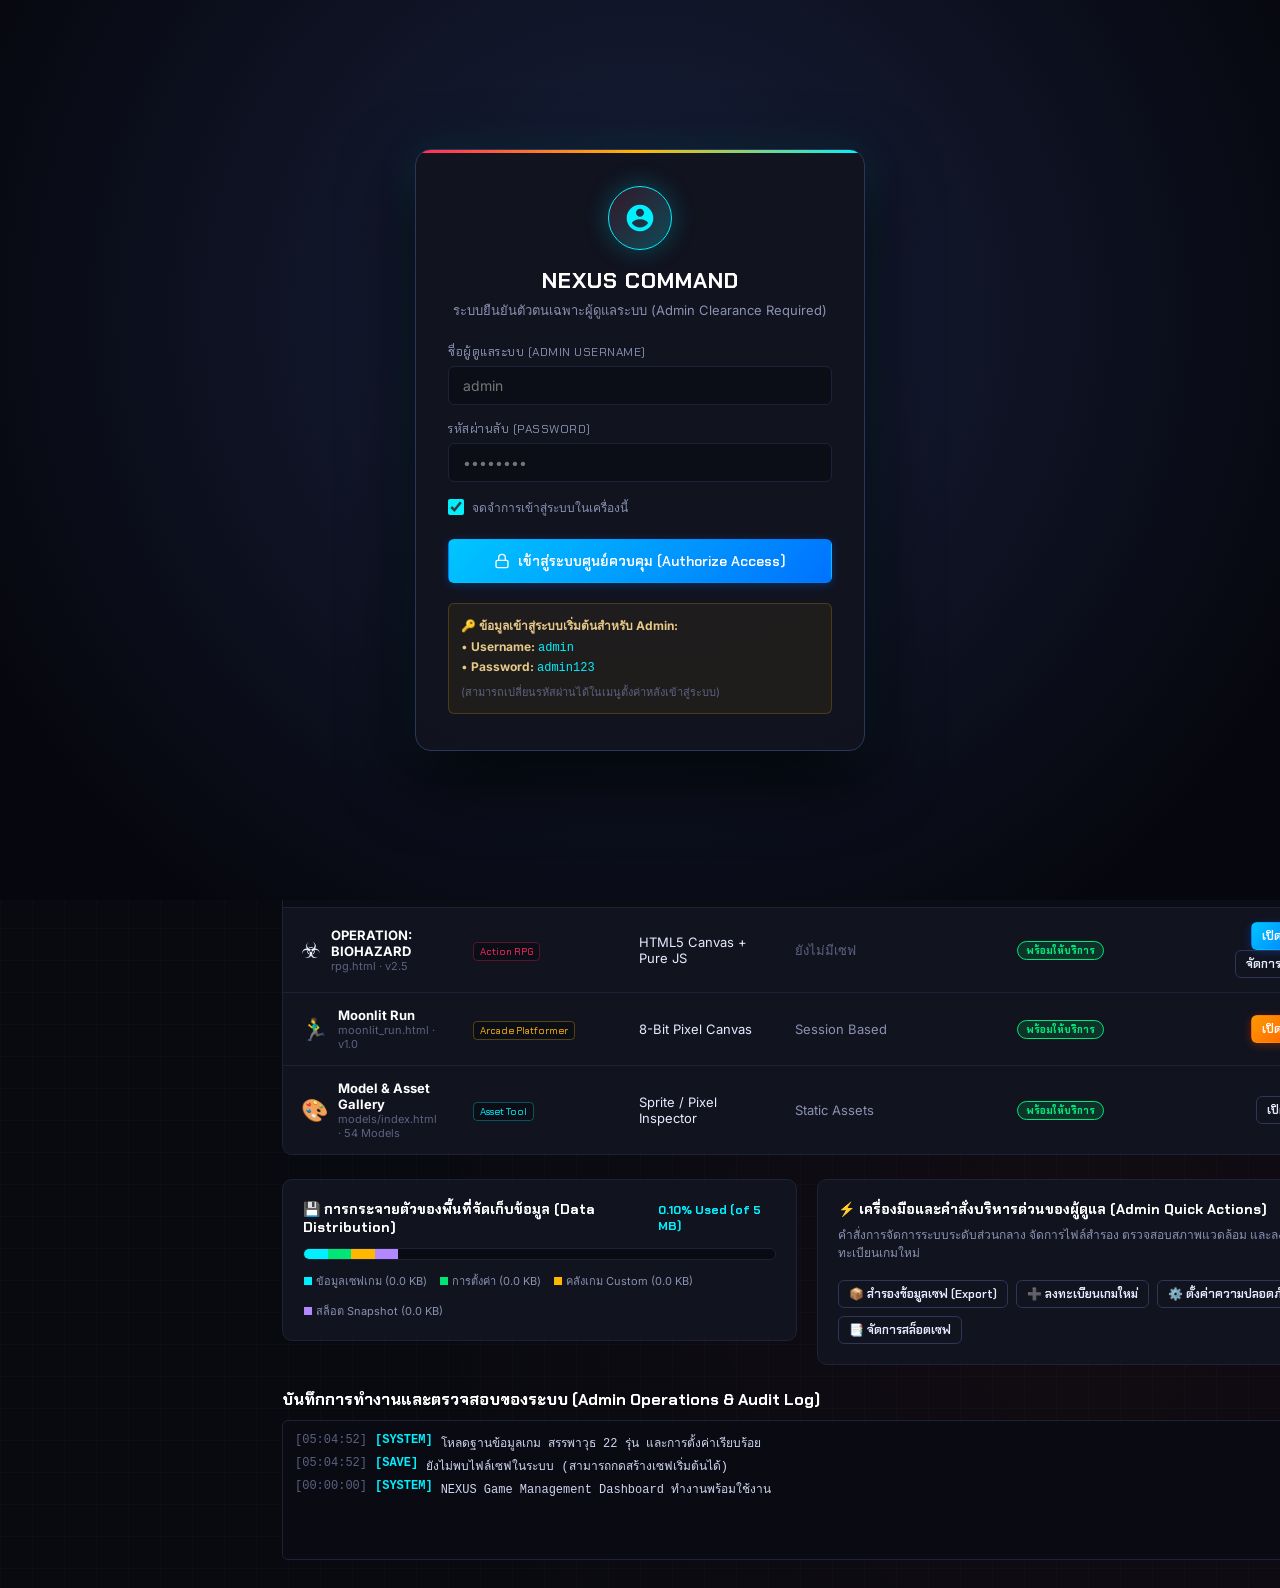
<file: dashboard.html>
<!DOCTYPE html>
<html lang="th">
<head>
  <meta charset="UTF-8">
  <meta name="viewport" content="width=device-width, initial-scale=1.0">
  <title>NEXUS GAME OPS — ศูนย์บริหารและจัดการเกม (Game Management Dashboard)</title>
  <link rel="preconnect" href="https://fonts.googleapis.com">
  <link rel="preconnect" href="https://fonts.gstatic.com" crossorigin>
  <link href="https://fonts.googleapis.com/css2?family=Chakra+Petch:wght@400;500;600;700&family=Inter:wght@300;400;500;600;700&family=Press+Start+2P&display=swap" rel="stylesheet">
  <style>
    :root {
      --bg-dark: #090a10;
      --bg-card: #11131f;
      --bg-card-hover: #181b2c;
      --bg-card-active: #1f233a;
      --bg-input: #0c0e17;
      --border-subtle: #1e2238;
      --border-accent: #2e3558;
      --cyan: #00f0ff;
      --cyan-glow: rgba(0, 240, 255, 0.25);
      --amber: #ffb800;
      --amber-glow: rgba(255, 184, 0, 0.25);
      --emerald: #00e676;
      --emerald-glow: rgba(0, 230, 118, 0.25);
      --crimson: #ff2a5f;
      --crimson-glow: rgba(255, 42, 95, 0.25);
      --purple: #b388ff;
      --purple-glow: rgba(179, 136, 255, 0.25);
      --text-main: #e6ebff;
      --text-muted: #8b92b2;
      --text-dim: #5c6280;
      --font-display: 'Chakra Petch', sans-serif;
      --font-body: 'Inter', system-ui, sans-serif;
      --font-pixel: 'Press Start 2P', monospace;
      --radius-sm: 6px;
      --radius-md: 10px;
      --radius-lg: 16px;
      --shadow-card: 0 8px 24px rgba(0, 0, 0, 0.45);
      --header-height: 65px;
    }

    * { box-sizing: border-box; margin: 0; padding: 0; }
    body {
      background-color: var(--bg-dark);
      background-image: 
        radial-gradient(circle at 15% 15%, rgba(0, 240, 255, 0.05) 0%, transparent 40%),
        radial-gradient(circle at 85% 80%, rgba(255, 42, 95, 0.04) 0%, transparent 40%),
        linear-gradient(rgba(255, 255, 255, 0.015) 1px, transparent 1px),
        linear-gradient(90deg, rgba(255, 255, 255, 0.015) 1px, transparent 1px);
      background-size: 100% 100%, 100% 100%, 32px 32px, 32px 32px;
      color: var(--text-main);
      font-family: var(--font-body);
      min-height: 100vh;
      display: flex;
      flex-direction: column;
      overflow-x: hidden;
    }

    /* Scrollbars */
    ::-webkit-scrollbar { width: 8px; height: 8px; }
    ::-webkit-scrollbar-track { background: var(--bg-dark); }
    ::-webkit-scrollbar-thumb { background: var(--border-accent); border-radius: 4px; }
    ::-webkit-scrollbar-thumb:hover { background: var(--cyan); }

    /* Top Navigation Header */
    header.top-nav {
      height: var(--header-height);
      background: rgba(17, 19, 31, 0.85);
      backdrop-filter: blur(12px);
      border-bottom: 1px solid var(--border-subtle);
      padding: 0 24px;
      position: sticky;
      top: 0;
      z-index: 100;
      display: flex;
      align-items: center;
      justify-content: space-between;
      gap: 16px;
    }

    .brand-group {
      display: flex;
      align-items: center;
      gap: 14px;
    }
    .brand-icon {
      width: 40px;
      height: 40px;
      background: linear-gradient(135deg, #00f0ff, #7928ca);
      border-radius: var(--radius-md);
      display: flex;
      align-items: center;
      justify-content: center;
      box-shadow: 0 0 15px var(--cyan-glow);
    }
    .brand-icon svg { width: 24px; height: 24px; fill: #fff; }
    .brand-text h1 {
      font-family: var(--font-display);
      font-size: 20px;
      font-weight: 700;
      letter-spacing: 1px;
      color: #fff;
      display: flex;
      align-items: center;
      gap: 8px;
    }
    .brand-text h1 span.badge {
      font-size: 10px;
      font-family: var(--font-pixel);
      background: rgba(0, 240, 255, 0.15);
      color: var(--cyan);
      border: 1px solid var(--cyan);
      padding: 2px 6px;
      border-radius: 4px;
      letter-spacing: 0;
    }
    .brand-text p {
      font-size: 12px;
      color: var(--text-muted);
    }

    .header-status {
      display: flex;
      align-items: center;
      gap: 16px;
    }
    .status-pill {
      display: flex;
      align-items: center;
      gap: 8px;
      background: var(--bg-card);
      border: 1px solid var(--border-subtle);
      padding: 6px 14px;
      border-radius: 20px;
      font-size: 12px;
      font-family: var(--font-display);
    }
    .status-dot {
      width: 8px;
      height: 8px;
      border-radius: 50%;
      background: var(--emerald);
      box-shadow: 0 0 8px var(--emerald);
      animation: pulse 2s infinite;
    }
    @keyframes pulse {
      0%, 100% { opacity: 1; transform: scale(1); }
      50% { opacity: 0.5; transform: scale(0.9); }
    }

    .header-actions {
      display: flex;
      align-items: center;
      gap: 10px;
    }

    /* Buttons */
    .btn {
      display: inline-flex;
      align-items: center;
      justify-content: center;
      gap: 8px;
      font-family: var(--font-display);
      font-weight: 600;
      font-size: 13px;
      padding: 8px 16px;
      border-radius: var(--radius-sm);
      border: 1px solid transparent;
      cursor: pointer;
      transition: all 0.2s ease;
      text-decoration: none;
      white-space: nowrap;
    }
    .btn svg { width: 16px; height: 16px; flex-shrink: 0; }
    .btn-primary {
      background: linear-gradient(135deg, #00c6ff, #0072ff);
      color: #fff;
      box-shadow: 0 2px 10px rgba(0, 114, 255, 0.3);
    }
    .btn-primary:hover {
      box-shadow: 0 4px 15px rgba(0, 114, 255, 0.5);
      transform: translateY(-1px);
    }
    .btn-accent {
      background: linear-gradient(135deg, #ff9900, #ff5500);
      color: #fff;
      box-shadow: 0 2px 10px rgba(255, 85, 0, 0.3);
    }
    .btn-accent:hover {
      box-shadow: 0 4px 15px rgba(255, 85, 0, 0.5);
      transform: translateY(-1px);
    }
    .btn-outline {
      background: transparent;
      border-color: var(--border-accent);
      color: var(--text-main);
    }
    .btn-outline:hover {
      background: var(--bg-card-hover);
      border-color: var(--cyan);
      color: var(--cyan);
    }
    .btn-danger {
      background: rgba(255, 42, 95, 0.15);
      border-color: var(--crimson);
      color: var(--crimson);
    }
    .btn-danger:hover {
      background: var(--crimson);
      color: #fff;
    }
    .btn-sm {
      padding: 5px 10px;
      font-size: 12px;
    }

    /* Live Telemetry and Remote Control Bar */
    .live-bridge-panel {
      background: linear-gradient(145deg, #0d1222, #13172e);
      border: 1px solid var(--border-accent);
      border-radius: var(--radius-md);
      padding: 20px;
      margin-bottom: 24px;
      position: relative;
      overflow: hidden;
      transition: border-color 0.3s, box-shadow 0.3s;
    }
    .live-bridge-panel.connected {
      border-color: var(--cyan);
      box-shadow: 0 0 25px rgba(0, 240, 255, 0.15);
    }
    .live-bridge-panel::before {
      content: '';
      position: absolute;
      top: 0; left: 0; right: 0; height: 3px;
      background: linear-gradient(90deg, var(--cyan), var(--emerald), var(--purple));
    }
    .live-header {
      display: flex;
      align-items: center;
      justify-content: space-between;
      margin-bottom: 14px;
    }
    .live-title {
      font-family: var(--font-display);
      font-size: 16px;
      font-weight: 700;
      color: #fff;
      display: flex;
      align-items: center;
      gap: 10px;
    }
    .live-badge {
      display: inline-flex;
      align-items: center;
      gap: 6px;
      padding: 4px 10px;
      border-radius: 20px;
      font-size: 11px;
      font-family: var(--font-display);
      font-weight: 700;
    }
    .live-badge.online {
      background: rgba(0, 230, 118, 0.15);
      border: 1px solid var(--emerald);
      color: var(--emerald);
    }
    .live-badge.offline {
      background: rgba(255, 255, 255, 0.05);
      border: 1px solid var(--border-accent);
      color: var(--text-dim);
    }
    .telemetry-grid {
      display: grid;
      grid-template-columns: repeat(auto-fit, minmax(180px, 1fr));
      gap: 14px;
      margin-bottom: 16px;
    }
    .telemetry-card {
      background: rgba(8, 10, 18, 0.85);
      border: 1px solid var(--border-subtle);
      border-radius: var(--radius-sm);
      padding: 10px 14px;
      display: flex;
      flex-direction: column;
      gap: 4px;
    }
    .telemetry-card .t-label {
      font-size: 11px;
      color: var(--text-dim);
      font-family: var(--font-display);
      text-transform: uppercase;
      display: flex;
      justify-content: space-between;
    }
    .telemetry-card .t-val {
      font-size: 16px;
      font-weight: 700;
      font-family: var(--font-display);
      color: #fff;
    }
    .t-bar-wrap {
      width: 100%;
      height: 6px;
      background: #1b1e33;
      border-radius: 3px;
      overflow: hidden;
      margin-top: 4px;
    }
    .t-bar-fill {
      height: 100%;
      transition: width 0.3s ease, background 0.3s ease;
    }
    .live-actions-bar {
      display: flex;
      flex-wrap: wrap;
      align-items: center;
      gap: 10px;
      padding-top: 14px;
      border-top: 1px solid var(--border-subtle);
    }

    /* Main Container & Layout */
    .app-layout {
      display: flex;
      flex: 1;
    }

    /* Sidebar Navigation */
    aside.sidebar {
      width: 250px;
      background: rgba(14, 16, 26, 0.95);
      border-right: 1px solid var(--border-subtle);
      padding: 20px 12px;
      display: flex;
      flex-direction: column;
      gap: 6px;
      flex-shrink: 0;
      position: sticky;
      top: var(--header-height);
      height: calc(100vh - var(--header-height));
      overflow-y: auto;
      align-self: flex-start;
      z-index: 90;
    }
    .nav-label {
      font-size: 11px;
      text-transform: uppercase;
      font-weight: 700;
      color: var(--text-dim);
      letter-spacing: 1px;
      padding: 12px 12px 6px;
      font-family: var(--font-display);
    }
    .nav-item {
      display: flex;
      align-items: center;
      gap: 12px;
      padding: 10px 14px;
      border-radius: var(--radius-sm);
      color: var(--text-muted);
      font-family: var(--font-display);
      font-size: 14px;
      font-weight: 500;
      cursor: pointer;
      transition: all 0.15s ease;
      text-decoration: none;
      border: 1px solid transparent;
    }
    .nav-item svg { width: 18px; height: 18px; }
    .nav-item:hover {
      background: var(--bg-card);
      color: var(--text-main);
    }
    .nav-item.active {
      background: rgba(0, 240, 255, 0.1);
      border-color: rgba(0, 240, 255, 0.3);
      color: var(--cyan);
      box-shadow: inset 3px 0 0 var(--cyan);
    }
    .nav-item .tag {
      margin-left: auto;
      font-size: 11px;
      background: var(--bg-card-active);
      color: var(--text-dim);
      padding: 2px 6px;
      border-radius: 4px;
    }
    .nav-item.active .tag {
      background: var(--cyan);
      color: #000;
      font-weight: 700;
    }

    /* Content Area */
    main.content {
      flex: 1;
      padding: 28px 32px;
      max-width: 1440px;
      margin: 0 auto;
      width: 100%;
    }

    .tab-pane {
      display: none;
      animation: fadeIn 0.25s ease;
    }
    .tab-pane.active {
      display: block;
    }
    @keyframes fadeIn {
      from { opacity: 0; transform: translateY(6px); }
      to { opacity: 1; transform: translateY(0); }
    }

    /* Section Header */
    .section-header {
      display: flex;
      align-items: center;
      justify-content: space-between;
      margin-bottom: 24px;
    }

    /* Admin Game Matrix Table */
    .admin-table-wrap {
      background: var(--bg-card);
      border: 1px solid var(--border-subtle);
      border-radius: var(--radius-md);
      overflow-x: auto;
      margin-bottom: 24px;
    }
    .admin-table {
      width: 100%;
      border-collapse: collapse;
      font-size: 13px;
      text-align: left;
    }
    .admin-table th {
      background: rgba(9, 10, 16, 0.7);
      padding: 14px 18px;
      font-family: var(--font-display);
      font-size: 12px;
      color: var(--text-dim);
      text-transform: uppercase;
      letter-spacing: 0.5px;
      border-bottom: 1px solid var(--border-subtle);
      white-space: nowrap;
    }
    .admin-table td {
      padding: 14px 18px;
      border-bottom: 1px solid var(--border-subtle);
      color: var(--text-main);
      vertical-align: middle;
    }
    .admin-table tr:last-child td { border-bottom: none; }
    .admin-table tr:hover td {
      background: rgba(255, 255, 255, 0.02);
    }

    /* Storage Health Monitor */
    .storage-bar-group {
      display: flex;
      flex-direction: column;
      gap: 12px;
      background: var(--bg-card);
      border: 1px solid var(--border-subtle);
      border-radius: var(--radius-md);
      padding: 20px;
      margin-bottom: 24px;
    }
    .storage-progress {
      height: 12px;
      background: #090a12;
      border-radius: 6px;
      display: flex;
      overflow: hidden;
      border: 1px solid var(--border-subtle);
    }
    .storage-segment {
      height: 100%;
      transition: width 0.3s;
    }
    .section-title {
      font-family: var(--font-display);
      font-size: 22px;
      font-weight: 700;
      display: flex;
      align-items: center;
      gap: 10px;
      color: #fff;
    }
    .section-title span.desc {
      font-size: 13px;
      font-weight: 400;
      color: var(--text-muted);
      font-family: var(--font-body);
    }

    /* KPI Stats Grid */
    .kpi-grid {
      display: grid;
      grid-template-columns: repeat(auto-fit, minmax(210px, 1fr));
      gap: 18px;
      margin-bottom: 28px;
    }
    .kpi-card {
      background: var(--bg-card);
      border: 1px solid var(--border-subtle);
      border-radius: var(--radius-md);
      padding: 18px;
      display: flex;
      flex-direction: column;
      position: relative;
      overflow: hidden;
      transition: transform 0.2s, border-color 0.2s;
    }
    .kpi-card:hover {
      transform: translateY(-2px);
      border-color: var(--border-accent);
    }
    .kpi-card::before {
      content: '';
      position: absolute;
      top: 0;
      left: 0;
      right: 0;
      height: 3px;
    }
    .kpi-cyan::before { background: var(--cyan); box-shadow: 0 0 10px var(--cyan); }
    .kpi-amber::before { background: var(--amber); box-shadow: 0 0 10px var(--amber); }
    .kpi-crimson::before { background: var(--crimson); box-shadow: 0 0 10px var(--crimson); }
    .kpi-emerald::before { background: var(--emerald); box-shadow: 0 0 10px var(--emerald); }
    .kpi-purple::before { background: var(--purple); box-shadow: 0 0 10px var(--purple); }

    .kpi-header {
      display: flex;
      align-items: center;
      justify-content: space-between;
      color: var(--text-muted);
      font-size: 12px;
      font-weight: 600;
      text-transform: uppercase;
      letter-spacing: 0.5px;
      margin-bottom: 8px;
    }
    .kpi-header svg { width: 18px; height: 18px; }
    .kpi-value {
      font-family: var(--font-display);
      font-size: 26px;
      font-weight: 700;
      color: #fff;
    }
    .kpi-footer {
      font-size: 11px;
      color: var(--text-dim);
      margin-top: 6px;
    }

    /* Hero Spotlight Grid */
    .spotlight-grid {
      display: grid;
      grid-template-columns: 2fr 1fr;
      gap: 24px;
      margin-bottom: 32px;
    }
    @media (max-width: 1024px) {
      .spotlight-grid { grid-template-columns: 1fr; }
    }

    .spotlight-card {
      background: linear-gradient(145deg, #121526, #161a30);
      border: 1px solid var(--border-accent);
      border-radius: var(--radius-lg);
      padding: 24px;
      position: relative;
      overflow: hidden;
      display: flex;
      flex-direction: column;
      justify-content: space-between;
    }
    .spotlight-card::after {
      content: '';
      position: absolute;
      top: -60px;
      right: -60px;
      width: 220px;
      height: 220px;
      background: radial-gradient(circle, var(--cyan-glow) 0%, transparent 70%);
      pointer-events: none;
    }
    .spotlight-badge {
      display: inline-flex;
      align-items: center;
      gap: 6px;
      background: rgba(0, 240, 255, 0.12);
      border: 1px solid var(--cyan);
      color: var(--cyan);
      padding: 4px 10px;
      border-radius: 20px;
      font-size: 11px;
      font-family: var(--font-display);
      font-weight: 700;
      margin-bottom: 12px;
    }
    .spotlight-title {
      font-family: var(--font-display);
      font-size: 24px;
      color: #fff;
      margin-bottom: 8px;
    }
    .spotlight-desc {
      color: var(--text-muted);
      font-size: 14px;
      line-height: 1.6;
      margin-bottom: 20px;
      max-width: 650px;
    }

    /* Operative Quick Badge */
    .op-quick-stats {
      display: flex;
      flex-wrap: wrap;
      gap: 12px;
      background: rgba(9, 10, 16, 0.7);
      border: 1px solid var(--border-subtle);
      border-radius: var(--radius-md);
      padding: 12px 16px;
      margin-bottom: 20px;
    }
    .op-stat-item {
      display: flex;
      flex-direction: column;
      min-width: 90px;
    }
    .op-stat-item .label {
      font-size: 11px;
      color: var(--text-dim);
      text-transform: uppercase;
      font-family: var(--font-display);
    }
    .op-stat-item .val {
      font-size: 16px;
      font-weight: 700;
      color: var(--text-main);
      font-family: var(--font-display);
    }

    /* Quick Launch Bar */
    .spotlight-actions {
      display: flex;
      flex-wrap: wrap;
      gap: 12px;
    }

    /* Side Mini Cards */
    .side-stack {
      display: flex;
      flex-direction: column;
      gap: 16px;
    }
    .mini-card {
      background: var(--bg-card);
      border: 1px solid var(--border-subtle);
      border-radius: var(--radius-md);
      padding: 18px;
      display: flex;
      flex-direction: column;
      justify-content: space-between;
      position: relative;
    }
    .mini-card:hover {
      border-color: var(--border-accent);
    }
    .mini-card h3 {
      font-family: var(--font-display);
      font-size: 17px;
      color: #fff;
      margin-bottom: 4px;
    }
    .mini-card p {
      color: var(--text-muted);
      font-size: 12px;
      line-height: 1.5;
      margin-bottom: 14px;
    }

    /* Games Grid */
    .games-grid {
      display: grid;
      grid-template-columns: repeat(auto-fill, minmax(320px, 1fr));
      gap: 20px;
      margin-bottom: 30px;
    }
    .game-card {
      background: var(--bg-card);
      border: 1px solid var(--border-subtle);
      border-radius: var(--radius-md);
      overflow: hidden;
      display: flex;
      flex-direction: column;
      transition: all 0.2s ease;
      position: relative;
    }
    .game-card:hover {
      transform: translateY(-3px);
      border-color: var(--border-accent);
      box-shadow: var(--shadow-card);
    }
    .game-cover {
      height: 150px;
      background: #171a2b;
      position: relative;
      display: flex;
      align-items: center;
      justify-content: center;
      overflow: hidden;
    }
    .game-cover-art {
      width: 100%;
      height: 100%;
      object-fit: cover;
      opacity: 0.85;
      transition: transform 0.3s;
    }
    .game-card:hover .game-cover-art {
      transform: scale(1.03);
      opacity: 1;
    }
    .game-cover-badge {
      position: absolute;
      top: 10px;
      right: 10px;
      background: rgba(0, 0, 0, 0.7);
      backdrop-filter: blur(4px);
      border: 1px solid var(--border-subtle);
      color: #fff;
      font-size: 11px;
      font-family: var(--font-display);
      padding: 3px 8px;
      border-radius: 4px;
    }
    .game-body {
      padding: 18px;
      display: flex;
      flex-direction: column;
      flex: 1;
    }
    .game-body h3 {
      font-family: var(--font-display);
      font-size: 18px;
      color: #fff;
      margin-bottom: 6px;
    }
    .game-meta {
      display: flex;
      flex-wrap: wrap;
      gap: 6px;
      margin-bottom: 12px;
    }
    .game-tag {
      font-size: 10px;
      background: var(--bg-input);
      border: 1px solid var(--border-subtle);
      color: var(--text-muted);
      padding: 2px 6px;
      border-radius: 4px;
      font-family: var(--font-display);
    }
    .game-desc {
      color: var(--text-muted);
      font-size: 13px;
      line-height: 1.5;
      margin-bottom: 16px;
      flex: 1;
    }
    .game-footer {
      display: flex;
      align-items: center;
      gap: 8px;
      padding-top: 12px;
      border-top: 1px solid var(--border-subtle);
    }

    /* Save Editor Section */
    .editor-layout {
      display: grid;
      grid-template-columns: 340px 1fr;
      gap: 24px;
    }
    @media (max-width: 900px) {
      .editor-layout { grid-template-columns: 1fr; }
    }

    .editor-sidebar {
      background: var(--bg-card);
      border: 1px solid var(--border-subtle);
      border-radius: var(--radius-md);
      padding: 20px;
      display: flex;
      flex-direction: column;
      gap: 16px;
    }
    .op-avatar-box {
      width: 100%;
      height: 140px;
      background: radial-gradient(circle, #252a48 0%, #101222 100%);
      border: 1px solid var(--border-accent);
      border-radius: var(--radius-sm);
      display: flex;
      flex-direction: column;
      align-items: center;
      justify-content: center;
      position: relative;
    }
    .op-avatar-icon {
      font-size: 42px;
      filter: drop-shadow(0 0 12px var(--cyan));
    }
    .op-avatar-class {
      font-family: var(--font-display);
      font-weight: 700;
      color: var(--cyan);
      margin-top: 6px;
      font-size: 15px;
      text-transform: uppercase;
      letter-spacing: 1px;
    }

    .editor-main {
      background: var(--bg-card);
      border: 1px solid var(--border-subtle);
      border-radius: var(--radius-md);
      padding: 24px;
      display: flex;
      flex-direction: column;
      gap: 20px;
    }

    /* Form Fields */
    .form-grid {
      display: grid;
      grid-template-columns: repeat(auto-fit, minmax(220px, 1fr));
      gap: 18px;
    }
    .form-group {
      display: flex;
      flex-direction: column;
      gap: 6px;
    }
    .form-group label {
      font-size: 12px;
      font-family: var(--font-display);
      color: var(--text-muted);
      text-transform: uppercase;
      letter-spacing: 0.5px;
      display: flex;
      justify-content: space-between;
    }
    .form-control {
      background: var(--bg-input);
      border: 1px solid var(--border-subtle);
      color: var(--text-main);
      padding: 10px 14px;
      border-radius: var(--radius-sm);
      font-family: inherit;
      font-size: 14px;
      transition: border-color 0.15s;
    }
    .form-control:focus {
      outline: none;
      border-color: var(--cyan);
      box-shadow: 0 0 8px var(--cyan-glow);
    }
    select.form-control {
      cursor: pointer;
    }
    select.form-control option {
      background: #11131f;
      color: #fff;
    }
    input[type="range"] {
      accent-color: var(--cyan);
      cursor: pointer;
    }

    /* Quick Cheat Buttons Bar */
    .cheat-box {
      background: rgba(255, 184, 0, 0.05);
      border: 1px solid rgba(255, 184, 0, 0.25);
      border-radius: var(--radius-sm);
      padding: 16px;
    }
    .cheat-box-title {
      font-family: var(--font-display);
      font-size: 13px;
      font-weight: 700;
      color: var(--amber);
      margin-bottom: 12px;
      display: flex;
      align-items: center;
      gap: 6px;
    }
    .cheat-buttons {
      display: flex;
      flex-wrap: wrap;
      gap: 8px;
    }

    /* Armory & Weapon Cards */
    .armory-grid {
      display: grid;
      grid-template-columns: repeat(auto-fill, minmax(280px, 1fr));
      gap: 16px;
    }
    .weapon-card {
      background: var(--bg-card);
      border: 1px solid var(--border-subtle);
      border-radius: var(--radius-md);
      padding: 16px;
      display: flex;
      flex-direction: column;
      gap: 10px;
      position: relative;
      transition: all 0.2s;
    }
    .weapon-card:hover {
      border-color: var(--cyan);
      transform: translateY(-2px);
    }
    .weapon-canvas-box {
      height: 60px;
      background: #090a14;
      border: 1px solid var(--border-subtle);
      border-radius: var(--radius-sm);
      display: flex;
      align-items: center;
      justify-content: center;
    }
    .weapon-canvas-box canvas {
      image-rendering: pixelated;
    }
    .weapon-title {
      font-family: var(--font-display);
      font-size: 15px;
      font-weight: 700;
      color: #fff;
    }
    .weapon-stats-list {
      display: grid;
      grid-template-columns: 1fr 1fr;
      gap: 6px;
      font-size: 11px;
      color: var(--text-muted);
    }
    .weapon-stats-list span b {
      color: var(--text-main);
    }

    /* Bestiary Cards */
    .bestiary-grid {
      display: grid;
      grid-template-columns: repeat(auto-fill, minmax(300px, 1fr));
      gap: 18px;
    }
    .monster-card {
      background: var(--bg-card);
      border: 1px solid var(--border-subtle);
      border-radius: var(--radius-md);
      padding: 16px;
      position: relative;
      border-left: 4px solid var(--crimson);
    }
    .monster-title {
      font-family: var(--font-display);
      font-size: 17px;
      font-weight: 700;
      color: #fff;
      display: flex;
      align-items: center;
      justify-content: space-between;
      margin-bottom: 6px;
    }
    .threat-tag {
      font-size: 10px;
      font-family: var(--font-pixel);
      padding: 2px 6px;
      border-radius: 4px;
      background: rgba(255, 42, 95, 0.15);
      color: var(--crimson);
    }
    .monster-desc {
      font-size: 12px;
      color: var(--text-muted);
      line-height: 1.5;
      margin-bottom: 10px;
    }

    /* Save Slots Box */
    .slots-grid {
      display: grid;
      grid-template-columns: repeat(auto-fit, minmax(240px, 1fr));
      gap: 16px;
      margin-bottom: 24px;
    }
    .slot-card {
      background: var(--bg-card);
      border: 1px dashed var(--border-accent);
      border-radius: var(--radius-md);
      padding: 16px;
      display: flex;
      flex-direction: column;
      gap: 10px;
      transition: all 0.2s;
    }
    .slot-card.filled {
      border-style: solid;
      border-color: var(--border-accent);
    }
    .slot-header {
      display: flex;
      align-items: center;
      justify-content: space-between;
      font-family: var(--font-display);
      font-weight: 700;
      color: var(--cyan);
    }
    .slot-body {
      font-size: 12px;
      color: var(--text-muted);
      min-height: 48px;
    }

    /* Interactive Game Modal Player */
    #gameModal {
      position: fixed;
      inset: 0;
      background: rgba(4, 5, 10, 0.92);
      backdrop-filter: blur(8px);
      z-index: 1000;
      display: none;
      flex-direction: column;
      align-items: center;
      justify-content: center;
      padding: 20px;
    }
    #gameModal.open {
      display: flex;
    }
    .modal-shell {
      width: 100%;
      max-width: 1100px;
      height: 90vh;
      background: #090a14;
      border: 1px solid var(--border-accent);
      border-radius: var(--radius-lg);
      overflow: hidden;
      display: flex;
      flex-direction: column;
      box-shadow: 0 20px 60px rgba(0, 0, 0, 0.8), 0 0 30px rgba(0, 240, 255, 0.15);
    }
    .modal-header {
      background: #111322;
      border-bottom: 1px solid var(--border-subtle);
      padding: 12px 20px;
      display: flex;
      align-items: center;
      justify-content: space-between;
    }
    .modal-title {
      font-family: var(--font-display);
      font-size: 16px;
      font-weight: 700;
      color: #fff;
      display: flex;
      align-items: center;
      gap: 10px;
    }
    .modal-controls {
      display: flex;
      align-items: center;
      gap: 8px;
    }
    .modal-frame-container {
      flex: 1;
      position: relative;
      background: #000;
    }
    .modal-frame {
      width: 100%;
      height: 100%;
      border: none;
      background: #000;
    }
    .modal-footer {
      background: #0d0f1b;
      border-top: 1px solid var(--border-subtle);
      padding: 8px 16px;
      font-size: 12px;
      color: var(--text-dim);
      display: flex;
      align-items: center;
      justify-content: space-between;
    }

    /* Toast Notification */
    #toastContainer {
      position: fixed;
      bottom: 24px;
      right: 24px;
      z-index: 2000;
      display: flex;
      flex-direction: column;
      gap: 8px;
      pointer-events: none;
    }
    .toast {
      background: #161a2e;
      border: 1px solid var(--cyan);
      color: #fff;
      padding: 12px 20px;
      border-radius: var(--radius-sm);
      font-family: var(--font-display);
      font-size: 13px;
      box-shadow: 0 8px 24px rgba(0, 0, 0, 0.6);
      display: flex;
      align-items: center;
      gap: 10px;
      animation: toastIn 0.3s cubic-bezier(0.16, 1, 0.3, 1);
      pointer-events: auto;
    }
    .toast-success { border-color: var(--emerald); }
    .toast-error { border-color: var(--crimson); }
    @keyframes toastIn {
      from { transform: translateX(100%); opacity: 0; }
      to { transform: translateX(0); opacity: 1; }
    }

    /* Activity Log Console */
    .log-console {
      background: #090a12;
      border: 1px solid var(--border-subtle);
      border-radius: var(--radius-sm);
      font-family: 'Consolas', 'Courier New', monospace;
      font-size: 12px;
      padding: 12px;
      height: 140px;
      overflow-y: auto;
      color: #7f89a9;
      display: flex;
      flex-direction: column;
      gap: 4px;
    }
    .log-line { display: flex; gap: 8px; }
    .log-time { color: var(--text-dim); }
    .log-tag { color: var(--cyan); font-weight: bold; }
    .log-msg { color: #cfd6f0; }

    /* Dialog/Modal general */
    .simple-dialog {
      position: fixed;
      inset: 0;
      background: rgba(0, 0, 0, 0.8);
      z-index: 1500;
      display: none;
      align-items: center;
      justify-content: center;
      padding: 20px;
    }
    .simple-dialog.open { display: flex; }
    .dialog-card {
      background: var(--bg-card);
      border: 1px solid var(--border-accent);
      border-radius: var(--radius-md);
      padding: 24px;
      width: 100%;
      max-width: 480px;
      display: flex;
      flex-direction: column;
      gap: 16px;
    }

    /* Admin Login Gatekeeper Screen */
    #adminLoginGate {
      position: fixed;
      inset: 0;
      background: radial-gradient(circle at 50% 35%, #18203c 0%, #06070e 85%);
      z-index: 9999;
      display: flex;
      align-items: center;
      justify-content: center;
      padding: 24px;
      backdrop-filter: blur(25px);
      transition: opacity 0.35s ease, visibility 0.35s ease;
    }
    #adminLoginGate.hidden {
      opacity: 0;
      visibility: hidden;
      pointer-events: none;
    }
    .login-box {
      width: 100%;
      max-width: 450px;
      background: rgba(17, 19, 31, 0.96);
      border: 1px solid var(--border-accent);
      border-radius: var(--radius-lg);
      padding: 36px 32px;
      box-shadow: 0 25px 70px rgba(0, 0, 0, 0.9), 0 0 40px rgba(0, 240, 255, 0.12);
      display: flex;
      flex-direction: column;
      position: relative;
      overflow: hidden;
      animation: loginBoxIn 0.3s cubic-bezier(0.16, 1, 0.3, 1);
    }
    @keyframes loginBoxIn {
      from { transform: scale(0.95) translateY(10px); opacity: 0; }
      to { transform: scale(1) translateY(0); opacity: 1; }
    }
    .login-box::before {
      content: '';
      position: absolute;
      top: 0; left: 0; right: 0; height: 3px;
      background: linear-gradient(90deg, var(--crimson), var(--amber), var(--cyan));
    }
    .login-header {
      text-align: center;
      margin-bottom: 24px;
    }
    .login-icon-wrap {
      width: 64px;
      height: 64px;
      margin: 0 auto 16px;
      background: linear-gradient(135deg, rgba(255, 42, 95, 0.15), rgba(0, 240, 255, 0.25));
      border: 1px solid var(--cyan);
      border-radius: 50%;
      display: flex;
      align-items: center;
      justify-content: center;
      box-shadow: 0 0 25px var(--cyan-glow);
    }
    .login-icon-wrap svg { width: 32px; height: 32px; fill: var(--cyan); }
    .login-title {
      font-family: var(--font-display);
      font-size: 22px;
      font-weight: 700;
      color: #fff;
      letter-spacing: 1px;
      margin-bottom: 6px;
    }
    .login-subtitle {
      font-size: 13px;
      color: var(--text-muted);
      line-height: 1.4;
    }
    .login-error {
      background: rgba(255, 42, 95, 0.15);
      border: 1px solid var(--crimson);
      color: #ff94b0;
      font-size: 12px;
      padding: 10px 14px;
      border-radius: var(--radius-sm);
      margin-bottom: 16px;
      display: none;
      align-items: center;
      gap: 8px;
    }
    .login-error.show { display: flex; animation: shake 0.3s; }
    @keyframes shake {
      0%, 100% { transform: translateX(0); }
      20%, 60% { transform: translateX(-8px); }
      40%, 80% { transform: translateX(8px); }
    }
    .login-hint {
      margin-top: 20px;
      padding: 12px;
      background: rgba(255, 184, 0, 0.06);
      border: 1px solid rgba(255, 184, 0, 0.2);
      border-radius: var(--radius-sm);
      font-size: 12px;
      color: #e6c888;
      display: flex;
      flex-direction: column;
      gap: 4px;
    }
    /* ---- Live base operations (structures, tanks, BTR patrols) ---- */
    .base-ops { background: var(--bg-card); border: 1px solid var(--border-accent); border-radius: 12px; padding: 16px; margin-bottom: 22px; }
    .base-ops.offline .base-ops-body { opacity: .45; }
    .base-ops-head { display: flex; justify-content: space-between; align-items: center; gap: 10px; flex-wrap: wrap; margin-bottom: 12px; }
    .base-ops-status { font-size: 12px; color: var(--text-dim); }
    .base-ops-grid { display: grid; grid-template-columns: repeat(auto-fit, minmax(260px, 1fr)); gap: 12px; }
    .base-ops-card { background: rgba(255,255,255,.02); border: 1px solid var(--border-accent); border-radius: 10px; padding: 12px; min-width: 0; }
    .base-ops-card h4 { margin: 0 0 8px; font-size: 13px; color: var(--text-muted); font-weight: 700; }
    .veh-row { display: grid; grid-template-columns: minmax(0, 1fr) auto; gap: 2px 8px; align-items: center; padding: 6px 0; border-top: 1px solid rgba(255,255,255,.05); font-size: 12px; }
    .veh-row:first-of-type { border-top: 0; }
    .veh-name { white-space: nowrap; overflow: hidden; text-overflow: ellipsis; }
    .veh-sub { grid-column: 1 / -1; font-size: 11px; color: var(--text-dim); }
    .veh-bar { grid-column: 1 / -1; height: 4px; border-radius: 2px; background: rgba(255,255,255,.08); overflow: hidden; }
    .veh-bar > div { height: 100%; }
    .veh-badge { font-size: 10px; font-weight: 700; padding: 2px 7px; border-radius: 999px; white-space: nowrap; }
    .veh-badge.ok { background: rgba(0,230,118,.14); color: var(--emerald); }
    .veh-badge.bad { background: rgba(255,42,95,.16); color: #ff94b0; }
    .veh-badge.work { background: rgba(255,184,0,.15); color: var(--amber); }
    .veh-badge.move { background: rgba(0,240,255,.12); color: var(--cyan); }
    .struct-list { display: grid; grid-template-columns: 1fr auto; gap: 4px 10px; font-size: 12px; }
    .struct-list span:nth-child(even) { text-align: right; font-variant-numeric: tabular-nums; color: var(--text-main); }
    .base-ops-actions { display: flex; flex-wrap: wrap; gap: 8px; margin-top: 12px; }
    /* ---- Live tactical map ---- */
    .tac-map { background: var(--bg-card); border: 1px solid var(--border-accent); border-radius: 12px; padding: 16px; margin-bottom: 22px; }
    .tac-map-wrap { position: relative; width: 100%; aspect-ratio: 16 / 9; background: #0b0d16; border-radius: 8px; overflow: hidden; border: 1px solid var(--border-accent); }
    .tac-map-wrap canvas { width: 100%; height: 100%; display: block; image-rendering: pixelated; }
    .tac-map-empty { position: absolute; inset: 0; display: flex; align-items: center; justify-content: center; color: var(--text-dim); font-size: 13px; text-align: center; padding: 16px; }
    .tac-legend { display: flex; flex-wrap: wrap; gap: 6px 14px; margin-top: 10px; font-size: 11px; color: var(--text-muted); }
    .tac-legend i { display: inline-block; width: 9px; height: 9px; border-radius: 2px; margin-right: 5px; vertical-align: -1px; }
    .tac-toggles { display: flex; flex-wrap: wrap; gap: 6px 12px; font-size: 11px; color: var(--text-muted); }
    .inv-ctl { display: flex; flex-wrap: wrap; align-items: center; justify-content: space-between; gap: 10px 16px; margin: 0 0 16px;
      padding: 12px 16px; border: 1px solid rgba(255, 80, 80, .35); border-radius: 10px; background: rgba(255, 60, 60, .06); }
    .inv-ctl.raiding { border-color: var(--crimson); background: rgba(255, 60, 60, .14); }
    .inv-ctl-title { font-family: var(--font-display); font-weight: 700; font-size: 14px; }
    .inv-ctl-status { font-size: 12px; color: var(--text-muted); margin-top: 4px; }
    .inv-ctl-btns { display: flex; flex-wrap: wrap; gap: 8px; }
    .inv-ctl-btns button:disabled { opacity: .45; cursor: not-allowed; }
    .tac-toggles label { display: inline-flex; gap: 4px; align-items: center; cursor: pointer; }
    /* ---- Situation picture: roster, selected unit, situation log ---- */
    .sit-grid { display: grid; grid-template-columns: minmax(0, 1.1fr) minmax(0, 1fr); gap: 14px; }
    @media (max-width: 1000px) { .sit-grid { grid-template-columns: minmax(0, 1fr); } }
    .sit-card { background: var(--bg-card); border: 1px solid var(--border-accent); border-radius: 12px; padding: 14px; min-width: 0; }
    .sit-card h3 { margin: 0 0 10px; font-size: 14px; display: flex; justify-content: space-between; align-items: center; gap: 8px; flex-wrap: wrap; }
    .sit-chips { display: flex; gap: 4px; flex-wrap: wrap; }
    .sit-chip { font-size: 11px; padding: 3px 9px; border-radius: 999px; border: 1px solid var(--border-accent); background: transparent; color: var(--text-muted); cursor: pointer; }
    .sit-chip.on { background: rgba(0,240,255,.12); color: var(--cyan); border-color: var(--cyan); }
    .sit-list { max-height: 420px; overflow-y: auto; display: flex; flex-direction: column; gap: 4px; }
    .unit-row { display: grid; grid-template-columns: 22px minmax(0, 1fr) auto; gap: 2px 8px; align-items: center; padding: 7px 8px; border-radius: 8px; border: 1px solid transparent; cursor: pointer; font-size: 12px; }
    .unit-row:hover { background: rgba(255,255,255,.03); }
    .unit-row.sel { border-color: var(--cyan); background: rgba(0,240,255,.07); }
    .unit-ico { font-size: 14px; text-align: center; }
    .unit-name { font-weight: 700; white-space: nowrap; overflow: hidden; text-overflow: ellipsis; }
    .unit-zone { font-size: 10px; color: var(--text-dim); white-space: nowrap; }
    .unit-act { grid-column: 2 / -1; color: var(--text-muted); font-size: 11px; }
    .unit-hp { grid-column: 2 / -1; height: 3px; border-radius: 2px; background: rgba(255,255,255,.07); overflow: hidden; }
    .unit-hp > div { height: 100%; }
    .sel-card { border: 1px solid var(--cyan); border-radius: 10px; padding: 10px 12px; margin-bottom: 10px; background: rgba(0,240,255,.05); font-size: 12px; }
    .sel-card .k { color: var(--text-dim); }
    .ev-row { display: grid; grid-template-columns: 58px minmax(0, 1fr); gap: 8px; padding: 6px 8px; border-left: 3px solid var(--border-accent); background: rgba(255,255,255,.02); border-radius: 4px; font-size: 12px; cursor: pointer; }
    .ev-row:hover { background: rgba(255,255,255,.05); }
    .ev-time { color: var(--text-dim); font-variant-numeric: tabular-nums; font-size: 11px; }
    .ev-row.new { animation: evIn .6s ease-out; }
    @keyframes evIn { from { background: rgba(0,240,255,.18); } to { background: rgba(255,255,255,.02); } }
    .tac-tip { position: absolute; pointer-events: none; z-index: 3; background: rgba(8,10,18,.94); border: 1px solid var(--border-accent); border-radius: 8px; padding: 7px 10px; font-size: 12px; max-width: 260px; display: none; box-shadow: 0 6px 20px rgba(0,0,0,.5); }
    .tac-tip b { display: block; margin-bottom: 2px; }
    .tac-map-wrap canvas { cursor: crosshair; }
  </style>
</head>
<body>

  <!-- ==================== ADMIN LOGIN GATEKEEPER ==================== -->
  <div id="adminLoginGate">
    <div class="login-box">
      <div class="login-header">
        <div class="login-icon-wrap">
          <svg viewBox="0 0 24 24"><path d="M12 2C6.48 2 2 6.48 2 12s4.48 10 10 10 10-4.48 10-10S17.52 2 12 2zm0 3c1.66 0 3 1.34 3 3s-1.34 3-3 3-3-1.34-3-3 1.34-3 3-3zm0 14.2c-2.5 0-4.71-1.28-6-3.22.03-1.99 4-3.08 6-3.08 1.99 0 5.97 1.09 6 3.08-1.29 1.94-3.5 3.22-6 3.22z"/></svg>
        </div>
        <h2 class="login-title">NEXUS COMMAND</h2>
        <p class="login-subtitle">ระบบยืนยันตัวตนเฉพาะผู้ดูแลระบบ (Admin Clearance Required)</p>
      </div>

      <div class="login-error" id="loginErrorMsg">
        <svg viewBox="0 0 24 24" width="16" height="16" fill="currentColor"><circle cx="12" cy="12" r="10"/><line x1="12" y1="8" x2="12" y2="12"/><line x1="12" y1="16" x2="12.01" y2="16"/></svg>
        <span id="loginErrorText">ชื่อผู้ใช้หรือรหัสผ่านไม่ถูกต้อง</span>
      </div>

      <form id="adminLoginForm" onsubmit="handleAdminLogin(event)" style="display:flex; flex-direction:column; gap:16px;">
        <div class="form-group">
          <label for="adminUsernameInput">ชื่อผู้ดูแลระบบ (Admin Username)</label>
          <input type="text" class="form-control" id="adminUsernameInput" placeholder="admin" required autocomplete="username">
        </div>

        <div class="form-group">
          <label for="adminPasswordInput">รหัสผ่านลับ (Password)</label>
          <input type="password" class="form-control" id="adminPasswordInput" placeholder="••••••••" required autocomplete="current-password">
        </div>

        <div style="display:flex; align-items:center; justify-content:space-between; font-size:12px;">
          <label style="display:flex; align-items:center; gap:8px; cursor:pointer; color:var(--text-muted);">
            <input type="checkbox" id="rememberAdmin" checked style="accent-color:var(--cyan); width:16px; height:16px;">
            <span>จดจำการเข้าสู่ระบบในเครื่องนี้</span>
          </label>
        </div>

        <button type="submit" class="btn btn-primary" style="padding:12px; font-size:14px; margin-top:6px;">
          <svg viewBox="0 0 24 24" fill="none" stroke="currentColor" stroke-width="2"><rect x="3" y="11" width="18" height="11" rx="2" ry="2"/><path d="M7 11V7a5 5 0 0 1 10 0v4"/></svg>
          เข้าสู่ระบบศูนย์ควบคุม (Authorize Access)
        </button>
      </form>

      <div class="login-hint">
        <div>🔑 <b>ข้อมูลเข้าสู่ระบบเริ่มต้นสำหรับ Admin:</b></div>
        <div>• <b>Username:</b> <code style="color:var(--cyan);">admin</code></div>
        <div>• <b>Password:</b> <code style="color:var(--cyan);">admin123</code></div>
        <div style="color:var(--text-dim); font-size:11px; margin-top:4px;">(สามารถเปลี่ยนรหัสผ่านได้ในเมนูตั้งค่าหลังเข้าสู่ระบบ)</div>
      </div>
    </div>
  </div>

  <!-- Top Navigation Header -->
  <header class="top-nav">
    <div class="brand-group">
      <div class="brand-icon">
        <svg viewBox="0 0 24 24"><path d="M21 6H3c-1.1 0-2 .9-2 2v8c0 1.1.9 2 2 2h18c1.1 0 2-.9 2-2V8c0-1.1-.9-2-2-2zm-10 7H8v3H6v-3H3v-2h3V8h2v3h3v2zm4.5 2c-.83 0-1.5-.67-1.5-1.5s.67-1.5 1.5-1.5 1.5.67 1.5 1.5-.67 1.5-1.5 1.5zm4-3c-.83 0-1.5-.67-1.5-1.5S18.67 9 19.5 9s1.5.67 1.5 1.5-.67 1.5-1.5 1.5z"/></svg>
      </div>
      <div class="brand-text">
        <h1>NEXUS GAME OPS <span class="badge">ADMIN</span></h1>
        <p>ระบบศูนย์กลางบริหารและจัดการเกมประจำเครื่อง (Restricted Access)</p>
      </div>
    </div>

    <div class="header-status">
      <div class="status-pill" id="adminUserPill" style="border-color: rgba(0, 240, 255, 0.35);">
        <span style="font-size:13px;">🛡️</span>
        <span style="font-size:12px;">Admin: <b id="adminUserDisplay" style="color:var(--cyan);">admin</b></span>
      </div>
      <div class="status-pill">
        <span class="status-dot"></span>
        <span id="serverStatusText">Local Host: 8123 (Online)</span>
      </div>
      <div class="status-pill" id="liveGamePill">
        <span class="status-dot" id="liveGameDot" style="background:#5c6280; box-shadow:none;"></span>
        <span id="liveGameText" style="color:var(--text-muted);">เกม: ออฟไลน์ (รอเปิดเกม)</span>
      </div>
      <div class="status-pill" style="display: none;" id="clockBadge">
        <span id="liveClock">--:--:--</span>
      </div>
    </div>

    <div class="header-actions">
      <button class="btn btn-outline btn-sm" id="btnQuickBackup" title="ส่งออกไฟล์เซฟทั้งหมดทันที">
        <svg viewBox="0 0 24 24" fill="none" stroke="currentColor" stroke-width="2"><path d="M21 15v4a2 2 0 0 1-2 2H5a2 2 0 0 1-2-2v-4"/><polyline points="7 10 12 15 17 10"/><line x1="12" y1="15" x2="12" y2="3"/></svg>
        สำรองเซฟด่วน
      </button>
      <button class="btn btn-primary btn-sm" onclick="openGameModal('rpg.html', 'OPERATION: BIOHAZARD')">
        <svg viewBox="0 0 24 24" fill="currentColor"><polygon points="5 3 19 12 5 21 5 3"/></svg>
        เล่น BIOHAZARD ทันที
      </button>
      <button class="btn btn-outline btn-sm btn-danger" onclick="adminLogout()" title="ออกจากระบบ Admin">
        <svg viewBox="0 0 24 24" fill="none" stroke="currentColor" stroke-width="2"><path d="M9 21H5a2 2 0 0 1-2-2V5a2 2 0 0 1 2-2h4"/><polyline points="16 17 21 12 16 7"/><line x1="21" y1="12" x2="9" y2="12"/></svg>
        ออกจากระบบ
      </button>
    </div>
  </header>

  <!-- App Layout -->
  <div class="app-layout">
    <!-- Sidebar Navigation -->
    <aside class="sidebar">
      <div class="nav-label">เมนูบริหาร</div>
      <a class="nav-item active" data-tab="overview">
        <svg viewBox="0 0 24 24" fill="none" stroke="currentColor" stroke-width="2"><rect x="3" y="3" width="7" height="7"/><rect x="14" y="3" width="7" height="7"/><rect x="14" y="14" width="7" height="7"/><rect x="3" y="14" width="7" height="7"/></svg>
        ภาพรวมระบบ
      </a>
      <a class="nav-item" data-tab="map">
        <svg viewBox="0 0 24 24" fill="none" stroke="currentColor" stroke-width="2"><polygon points="1 6 1 22 8 18 16 22 23 18 23 2 16 6 8 2 1 6"/><line x1="8" y1="2" x2="8" y2="18"/><line x1="16" y1="6" x2="16" y2="22"/></svg>
        แผนที่ยุทธการสด
      </a>
      <a class="nav-item" data-tab="games">
        <svg viewBox="0 0 24 24" fill="none" stroke="currentColor" stroke-width="2"><rect x="2" y="6" width="20" height="12" rx="2"/><line x1="6" y1="12" x2="10" y2="12"/><line x1="8" y1="10" x2="8" y2="14"/><circle cx="17" cy="10" r="1"/><circle cx="15" cy="13" r="1"/></svg>
        คลังเกม & เปิดเล่น
        <span class="tag" id="gameCountTag">3</span>
      </a>
      <a class="nav-item" data-tab="save-editor">
        <svg viewBox="0 0 24 24" fill="none" stroke="currentColor" stroke-width="2"><path d="M19 21H5a2 2 0 0 1-2-2V5a2 2 0 0 1 2-2h11l5 5v11a2 2 0 0 1-2 2z"/><polyline points="17 21 17 13 7 13 7 21"/><polyline points="7 3 7 8 15 8"/></svg>
        จัดการเซฟ & ตัวละคร
      </a>
      <a class="nav-item" data-tab="settings">
        <svg viewBox="0 0 24 24" fill="none" stroke="currentColor" stroke-width="2"><circle cx="12" cy="12" r="3"/><path d="M19.4 15a1.65 1.65 0 0 0 .33 1.82l.06.06a2 2 0 0 1 0 2.83 2 2 0 0 1-2.83 0l-.06-.06a1.65 1.65 0 0 0-1.82-.33 1.65 1.65 0 0 0-1 1.51V21a2 2 0 0 1-2 2 2 2 0 0 1-2-2v-.09A1.65 1.65 0 0 0 9 19.4a1.65 1.65 0 0 0-1.82.33l-.06.06a2 2 0 0 1-2.83 0 2 2 0 0 1 0-2.83l.06-.06a1.65 1.65 0 0 0 .33-1.82 1.65 1.65 0 0 0-1.51-1H3a2 2 0 0 1-2-2 2 2 0 0 1 2-2h.09A1.65 1.65 0 0 0 4.6 9a1.65 1.65 0 0 0-.33-1.82l-.06-.06a2 2 0 0 1 0-2.83 2 2 0 0 1 2.83 0l.06.06a1.65 1.65 0 0 0 1.82.33H9a1.65 1.65 0 0 0 1-1.51V3a2 2 0 0 1 2-2 2 2 0 0 1 2 2v.09a1.65 1.65 0 0 0 1 1.51 1.65 1.65 0 0 0 1.82-.33l.06-.06a2 2 0 0 1 2.83 0 2 2 0 0 1 0 2.83l-.06.06a1.65 1.65 0 0 0-.33 1.82V9a1.65 1.65 0 0 0 1.51 1H21a2 2 0 0 1 2 2 2 2 0 0 1-2 2h-.09a1.65 1.65 0 0 0-1.51 1z"/></svg>
        ตั้งค่า & ปรับสมดุล
      </a>
      
      <div class="nav-label">คลังข้อมูลและสินทรัพย์</div>
      <a class="nav-item" data-tab="armory">
        <svg viewBox="0 0 24 24" fill="none" stroke="currentColor" stroke-width="2"><polygon points="12 2 2 7 12 12 22 7 12 2"/><polyline points="2 17 12 22 22 17"/><polyline points="2 12 12 17 22 12"/></svg>
        คลังสรรพาวุธ & มอนสเตอร์
      </a>
      <a class="nav-item" data-tab="backups">
        <svg viewBox="0 0 24 24" fill="none" stroke="currentColor" stroke-width="2"><path d="M21 15v4a2 2 0 0 1-2 2H5a2 2 0 0 1-2-2v-4"/><polyline points="17 8 12 3 7 8"/><line x1="12" y1="3" x2="12" y2="15"/></svg>
        สล็อตเซฟ & กู้คืน
      </a>

      <div style="margin-top: auto; padding: 12px; border-top: 1px solid var(--border-subtle); display:flex; flex-direction:column; gap:8px;">
        <button class="btn btn-outline btn-sm" style="width: 100%;" onclick="openGameModal('models/index.html', '3D / Pixel Model Gallery')">
          <svg viewBox="0 0 24 24" fill="none" stroke="currentColor" stroke-width="2"><circle cx="12" cy="12" r="10"/><circle cx="12" cy="12" r="3"/></svg>
          เปิด Model Gallery
        </button>
        <button class="btn btn-outline btn-sm btn-danger" style="width: 100%;" onclick="adminLogout()">
          <svg viewBox="0 0 24 24" fill="none" stroke="currentColor" stroke-width="2"><path d="M9 21H5a2 2 0 0 1-2-2V5a2 2 0 0 1 2-2h4"/><polyline points="16 17 21 12 16 7"/><line x1="21" y1="12" x2="9" y2="12"/></svg>
          ออกจากระบบ (Logout)
        </button>
      </div>
    </aside>

    <!-- Main Content Panes -->
    <main class="content">

      <!-- ==================== TAB 1: OVERVIEW ==================== -->
      <section class="tab-pane active" id="tab-overview">
        <div class="section-header">
          <div class="section-title">
            ภาพรวมการบริหารเกมและระบบ (Game Operations Overview)
            <span class="desc">ศูนย์กลางควบคุมสถานะ สภาพแวดล้อมระบบ ฐานข้อมูลเซฟ และคลังเกมทั้งหมด</span>
          </div>
          <div style="display:flex; gap:8px;">
            <button class="btn btn-outline btn-sm" onclick="refreshAllData()">
              <svg viewBox="0 0 24 24" fill="none" stroke="currentColor" stroke-width="2"><polyline points="1 4 1 10 7 10"/><polyline points="23 20 23 14 17 14"/><path d="M20.49 9A9 9 0 0 0 5.64 5.64L1 10m22 4l-4.64 4.36A9 9 0 0 1 3.51 15"/></svg>
              รีเฟรชข้อมูล
            </button>
            <button class="btn btn-primary btn-sm" onclick="openAddGameDialog()">
              <svg viewBox="0 0 24 24" fill="none" stroke="currentColor" stroke-width="2"><line x1="12" y1="5" x2="12" y2="19"/><line x1="5" y1="12" x2="19" y2="12"/></svg>
              + เพิ่มเกมใหม่
            </button>
          </div>
        </div>

        <!-- zombie invasion control (CMD_TRIGGER_INVASION / CMD_STOP_INVASION, status from telemetry.raid) -->
        <div class="inv-ctl">
          <div class="inv-ctl-info">
            <div class="inv-ctl-title">🧟 ซอมบี้บุกฐาน (Zombie Invasion)</div>
            <div class="inv-ctl-status" data-inv-status>เปิดเกม OPERATION: BIOHAZARD เพื่อสั่งการ</div>
          </div>
          <div class="inv-ctl-btns">
            <button class="btn btn-danger btn-sm" data-inv-start onclick="sendGameCmd('CMD_TRIGGER_INVASION')">🚨 สั่งซอมบี้บุก (เปิดไซเรน)</button>
            <button class="btn btn-danger btn-sm" data-inv-start onclick="sendGameCmd('CMD_TRIGGER_INVASION', { now: true })">⚡ บุกทันที</button>
            <button class="btn btn-outline btn-sm" data-inv-stop onclick="sendGameCmd('CMD_STOP_INVASION')">🛑 ยุติการบุก</button>
          </div>
        </div>

        <!-- System & Operations KPI Grid -->
        <div class="kpi-grid">
          <div class="kpi-card kpi-cyan">
            <div class="kpi-header">
              <span>เกมที่ดูแลในระบบ</span>
              <svg viewBox="0 0 24 24" fill="none" stroke="currentColor" stroke-width="2"><rect x="2" y="6" width="20" height="12" rx="2"/></svg>
            </div>
            <div class="kpi-value" id="kpiTotalGames">3</div>
            <div class="kpi-footer" id="kpiGamesBreakdown">RPG 1 · Arcade 1 · Tool 1</div>
          </div>
          <div class="kpi-card kpi-emerald">
            <div class="kpi-header">
              <span>สถานะเซิร์ฟเวอร์ Local</span>
              <svg viewBox="0 0 24 24" fill="none" stroke="currentColor" stroke-width="2"><rect x="2" y="2" width="20" height="8" rx="2" ry="2"/><rect x="2" y="14" width="20" height="8" rx="2" ry="2"/><line x1="6" y1="6" x2="6.01" y2="6"/><line x1="6" y1="18" x2="6.01" y2="18"/></svg>
            </div>
            <div class="kpi-value" style="font-size:22px; color:var(--emerald);">PORT 8123</div>
            <div class="kpi-footer">HTTP No-Cache Server · ปกติ</div>
          </div>
          <div class="kpi-card kpi-amber">
            <div class="kpi-header">
              <span>พื้นที่ฐานข้อมูลเซฟ</span>
              <svg viewBox="0 0 24 24" fill="none" stroke="currentColor" stroke-width="2"><ellipse cx="12" cy="5" rx="9" ry="3"/><path d="M21 12c0 1.66-4 3-9 3s-9-1.34-9-3"/><path d="M3 5v14c0 1.66 4 3 9 3s9-1.34 9-3V5"/></svg>
            </div>
            <div class="kpi-value" id="kpiTotalStorage">0 KB</div>
            <div class="kpi-footer" id="kpiStorageHealth">ความสมบูรณ์ฐานข้อมูล: 100%</div>
          </div>
          <div class="kpi-card kpi-purple">
            <div class="kpi-header">
              <span>สล็อตสำรองข้อมูลระบบ</span>
              <svg viewBox="0 0 24 24" fill="none" stroke="currentColor" stroke-width="2"><path d="M19 21H5a2 2 0 0 1-2-2V5a2 2 0 0 1 2-2h11l5 5v11a2 2 0 0 1-2 2z"/><polyline points="17 21 17 13 7 13 7 21"/><polyline points="7 3 7 8 15 8"/></svg>
            </div>
            <div class="kpi-value" id="kpiActiveSnapshots">0 / 3</div>
            <div class="kpi-footer">Snapshot Slots พร้อมกู้คืน</div>
          </div>
          <div class="kpi-card kpi-crimson">
            <div class="kpi-header">
              <span>สิทธิ์การควบคุมระบบ</span>
              <svg viewBox="0 0 24 24" fill="none" stroke="currentColor" stroke-width="2"><path d="M12 22s8-4 8-10V5l-8-3-8 3v7c0 6 8 10 8 10z"/></svg>
            </div>
            <div class="kpi-value" style="font-size:20px; color:#ff94b0;">SUPERADMIN</div>
            <div class="kpi-footer">Admin Clearance Level 5</div>
          </div>
        </div>

        <!-- Live Base Operations (from the running game via the NEXUS bridge) -->
        <div class="base-ops offline" id="baseOps">
          <div class="base-ops-head">
            <div class="section-title" style="font-size:16px; margin:0;">
              🏗️ ปฏิบัติการฐานทัพสด (Live Base Operations)
              <span class="desc">สิ่งปลูกสร้าง · รถถัง M1A1 · หน่วยลาดตระเวน BTR-80 · รถกู้ภัย — อัปเดตทุก 1 วินาทีเมื่อเปิดเกม</span>
            </div>
            <div class="base-ops-status" id="baseOpsStatus">เกมออฟไลน์ — เปิดเกมเพื่อดูสถานะสด</div>
          </div>
          <div class="base-ops-body">
            <div class="base-ops-grid">
              <div class="base-ops-card">
                <h4>🔩 ทรัพยากร & สิ่งปลูกสร้าง</h4>
                <div class="struct-list" id="baseOpsStructs">
                  <span>เศษเหล็ก (Scrap)</span><span>--</span>
                  <span>สิ่งปลูกสร้างทั้งหมด</span><span>--</span>
                </div>
              </div>
              <div class="base-ops-card">
                <h4>🛡️ รถถัง M1A1 Abrams</h4>
                <div id="baseOpsTanks"><div class="veh-sub">--</div></div>
              </div>
              <div class="base-ops-card">
                <h4>🚙 หน่วยลาดตระเวน BTR-80</h4>
                <div id="baseOpsBtrs"><div class="veh-sub">--</div></div>
              </div>
            </div>
            <div class="base-ops-actions">
              <button class="btn btn-outline btn-sm" onclick="sendGameCmd('CMD_ADD_SCRAP', { amount: 100 })">🔩 +100 เศษเหล็ก</button>
              <button class="btn btn-outline btn-sm" onclick="sendGameCmd('CMD_ADD_SCRAP', { amount: 1000 })">🔩 +1,000 เศษเหล็ก</button>
              <button class="btn btn-outline btn-sm" onclick="sendGameCmd('CMD_REPAIR_VEHICLES')">🔧 ซ่อมยานพาหนะทุกคันทันที</button>
              <button class="btn btn-outline btn-sm" onclick="sendGameCmd('CMD_LAUNCH_PATROL', { call: 'ALPHA' })">🚙 ส่ง ALPHA ออกลาดตระเวน</button>
              <button class="btn btn-outline btn-sm" onclick="sendGameCmd('CMD_LAUNCH_PATROL', { call: 'BRAVO' })">🚙 ส่ง BRAVO ออกลาดตระเวน</button>
              <button class="btn btn-outline btn-sm" onclick="sendGameCmd('CMD_SEND_QRF', { call: 'ALPHA' })">🚑 ส่งกำลังเสริม (QRF) ช่วย ALPHA</button>
              <button class="btn btn-outline btn-sm" onclick="sendGameCmd('CMD_SEND_QRF', { call: 'BRAVO' })">🚑 ส่งกำลังเสริม (QRF) ช่วย BRAVO</button>
              <button class="btn btn-danger btn-sm" onclick="clearAllStructures()">🏚️ รื้อสิ่งปลูกสร้างทั้งหมด</button>
            </div>
          </div>
        </div>

        <!-- Game Management Matrix Table -->
        <div class="section-title" style="font-size: 16px; margin-bottom: 12px;">
          🎮 ทะเบียนและการจัดการคลังเกม (Game Portfolio Management)
        </div>
        <div class="admin-table-wrap">
          <table class="admin-table">
            <thead>
              <tr>
                <th>เกม / ไตเติล</th>
                <th>ประเภท (Category)</th>
                <th>เทคโนโลยี (Engine)</th>
                <th>สถานะระบบเซฟ (Save State)</th>
                <th>สถานะการทำงาน (Runtime)</th>
                <th style="text-align: right;">การจัดการด่วน</th>
              </tr>
            </thead>
            <tbody id="adminGamesTableBody">
              <tr>
                <td>
                  <div style="display:flex; align-items:center; gap:10px;">
                    <span style="font-size:22px;">☣️</span>
                    <div>
                      <b style="color:#fff;">OPERATION: BIOHAZARD</b>
                      <div style="font-size:11px; color:var(--text-dim);">rpg.html · v2.5</div>
                    </div>
                  </div>
                </td>
                <td><span class="game-tag" style="color:var(--crimson); border-color:rgba(255,42,95,0.3);">Action RPG</span></td>
                <td>HTML5 Canvas + Pure JS</td>
                <td><span id="adminBiohazardSaveStatus" style="color:var(--emerald);">ตรวจพบเซฟ</span></td>
                <td><span class="live-badge online" style="font-size:10px; padding:2px 8px;">พร้อมให้บริการ</span></td>
                <td style="text-align: right;">
                  <button class="btn btn-primary btn-sm" onclick="openGameModal('rpg.html', 'OPERATION: BIOHAZARD')">เปิดเล่น</button>
                  <button class="btn btn-outline btn-sm" onclick="switchTab('save-editor')">จัดการเซฟ</button>
                </td>
              </tr>
              <tr>
                <td>
                  <div style="display:flex; align-items:center; gap:10px;">
                    <span style="font-size:22px;">🏃‍♂️</span>
                    <div>
                      <b style="color:#fff;">Moonlit Run</b>
                      <div style="font-size:11px; color:var(--text-dim);">moonlit_run.html · v1.0</div>
                    </div>
                  </div>
                </td>
                <td><span class="game-tag" style="color:var(--amber); border-color:rgba(255,184,0,0.3);">Arcade Platformer</span></td>
                <td>8-Bit Pixel Canvas</td>
                <td><span style="color:var(--text-muted);">Session Based</span></td>
                <td><span class="live-badge online" style="font-size:10px; padding:2px 8px;">พร้อมให้บริการ</span></td>
                <td style="text-align: right;">
                  <button class="btn btn-accent btn-sm" onclick="openGameModal('moonlit_run.html', 'Moonlit Run')">เปิดเล่น</button>
                </td>
              </tr>
              <tr>
                <td>
                  <div style="display:flex; align-items:center; gap:10px;">
                    <span style="font-size:22px;">🎨</span>
                    <div>
                      <b style="color:#fff;">Model & Asset Gallery</b>
                      <div style="font-size:11px; color:var(--text-dim);">models/index.html · 54 Models</div>
                    </div>
                  </div>
                </td>
                <td><span class="game-tag" style="color:var(--cyan); border-color:rgba(0,240,255,0.3);">Asset Tool</span></td>
                <td>Sprite / Pixel Inspector</td>
                <td><span style="color:var(--text-muted);">Static Assets</span></td>
                <td><span class="live-badge online" style="font-size:10px; padding:2px 8px;">พร้อมให้บริการ</span></td>
                <td style="text-align: right;">
                  <button class="btn btn-outline btn-sm" onclick="openGameModal('models/index.html', '3D / Pixel Model Gallery')">เปิดชม</button>
                </td>
              </tr>
            </tbody>
          </table>
        </div>

        <!-- Storage & Admin Quick Tools Grid -->
        <div style="display: grid; grid-template-columns: 1fr 1fr; gap: 20px; margin-bottom: 24px;">
          <!-- Storage Health -->
          <div class="storage-bar-group">
            <div style="display:flex; justify-content:space-between; align-items:center;">
              <span style="font-family:var(--font-display); font-size:14px; font-weight:700; color:#fff;">
                💾 การกระจายตัวของพื้นที่จัดเก็บข้อมูล (Data Distribution)
              </span>
              <span id="storageUsedPct" style="font-size:12px; color:var(--cyan); font-family:var(--font-display); font-weight:bold;">0.5% Used</span>
            </div>
            <div class="storage-progress">
              <div class="storage-segment" id="segSave" style="width: 25%; background: var(--cyan);" title="Save Game Data"></div>
              <div class="storage-segment" id="segSettings" style="width: 10%; background: var(--emerald);" title="Settings"></div>
              <div class="storage-segment" id="segCustom" style="width: 15%; background: var(--amber);" title="Custom Games"></div>
              <div class="storage-segment" id="segSnapshots" style="width: 30%; background: var(--purple);" title="Snapshots"></div>
            </div>
            <div style="display:flex; flex-wrap:wrap; gap:12px; font-size:11px; color:var(--text-muted);">
              <span><span style="color:var(--cyan);">■</span> ข้อมูลเซฟเกม (<span id="sizeSave">0 KB</span>)</span>
              <span><span style="color:var(--emerald);">■</span> การตั้งค่า (<span id="sizeSettings">0 KB</span>)</span>
              <span><span style="color:var(--amber);">■</span> คลังเกม Custom (<span id="sizeCustom">0 KB</span>)</span>
              <span><span style="color:var(--purple);">■</span> สล็อต Snapshot (<span id="sizeSnapshots">0 KB</span>)</span>
            </div>
          </div>

          <!-- Quick Actions Hub -->
          <div style="background: var(--bg-card); border: 1px solid var(--border-subtle); border-radius: var(--radius-md); padding: 20px; display:flex; flex-direction:column; justify-content:space-between;">
            <div>
              <div style="font-family:var(--font-display); font-size:14px; font-weight:700; color:#fff; margin-bottom: 8px;">
                ⚡ เครื่องมือและคำสั่งบริหารด่วนของผู้ดูแล (Admin Quick Actions)
              </div>
              <p style="font-size:12px; color:var(--text-muted); line-height:1.5;">
                คำสั่งการจัดการระบบระดับส่วนกลาง จัดการไฟล์สำรอง ตรวจสอบสภาพแวดล้อม และลงทะเบียนเกมใหม่
              </p>
            </div>
            <div style="display:flex; flex-wrap:wrap; gap:8px; margin-top:14px;">
              <button class="btn btn-outline btn-sm" onclick="exportSaveFile()">
                📦 สำรองข้อมูลเซฟ (Export)
              </button>
              <button class="btn btn-outline btn-sm" onclick="openAddGameDialog()">
                ➕ ลงทะเบียนเกมใหม่
              </button>
              <button class="btn btn-outline btn-sm" onclick="switchTab('settings')">
                ⚙️ ตั้งค่าความปลอดภัย
              </button>
              <button class="btn btn-outline btn-sm" onclick="switchTab('backups')">
                📑 จัดการสล็อตเซฟ
              </button>
            </div>
          </div>
        </div>

        <!-- Activity Log Console -->
        <div style="margin-top: 10px;">
          <div class="section-title" style="font-size: 16px; margin-bottom: 10px;">
            บันทึกการทำงานและตรวจสอบของระบบ (Admin Operations & Audit Log)
          </div>
          <div class="log-console" id="logConsole">
            <div class="log-line">
              <span class="log-time">[00:00:00]</span>
              <span class="log-tag">[SYSTEM]</span>
              <span class="log-msg">NEXUS Game Management Dashboard ทำงานพร้อมใช้งาน</span>
            </div>
          </div>
        </div>
      </section>

      <!-- ==================== TAB: LIVE TACTICAL MAP ==================== -->
      <section class="tab-pane" id="tab-map">
        <div class="section-header">
          <div class="section-title">
            แผนที่ยุทธการสด (Live Tactical Map)
            <span class="desc">แผนที่โลกทั้งใบของ OPERATION: BIOHAZARD พร้อมตำแหน่งผู้เล่น ยานพาหนะ ซอมบี้ และสิ่งปลูกสร้าง แบบเรียลไทม์ (เปิดเกมไว้เพื่อดูสถานะสด)</span>
          </div>
        </div>
        <!-- zombie invasion control (CMD_TRIGGER_INVASION / CMD_STOP_INVASION, status from telemetry.raid) -->
        <div class="inv-ctl">
          <div class="inv-ctl-info">
            <div class="inv-ctl-title">🧟 ซอมบี้บุกฐาน (Zombie Invasion)</div>
            <div class="inv-ctl-status" data-inv-status>เปิดเกม OPERATION: BIOHAZARD เพื่อสั่งการ</div>
          </div>
          <div class="inv-ctl-btns">
            <button class="btn btn-danger btn-sm" data-inv-start onclick="sendGameCmd('CMD_TRIGGER_INVASION')">🚨 สั่งซอมบี้บุก (เปิดไซเรน)</button>
            <button class="btn btn-danger btn-sm" data-inv-start onclick="sendGameCmd('CMD_TRIGGER_INVASION', { now: true })">⚡ บุกทันที</button>
            <button class="btn btn-outline btn-sm" data-inv-stop onclick="sendGameCmd('CMD_STOP_INVASION')">🛑 ยุติการบุก</button>
          </div>
        </div>
        <!-- whole overworld + live markers from the game (nexus-bridge.js) -->
        <div class="tac-map" id="tacMap">
          <div class="base-ops-head" style="justify-content:space-between;">
            <div style="display:flex; gap:8px; align-items:center;">
              <button class="btn btn-outline btn-sm" onclick="sendGameCmd('CMD_SPECTATE', {})">👁 เปิด/ปิด โหมดแอดมินผู้สังเกตการณ์ในเกม</button>
              <span id="specState" style="font-size:11px; color:var(--text-dim);"></span>
            </div>
            <div class="tac-toggles">
              <label><input type="checkbox" id="tacShowZombies" checked onchange="drawTacMap()"> ซอมบี้</label>
              <label><input type="checkbox" id="tacShowLabels" checked onchange="drawTacMap()"> ชื่อโซน</label>
              <label><input type="checkbox" id="tacShowBuilds" checked onchange="drawTacMap()"> สิ่งปลูกสร้าง</label>
            </div>
          </div>
          <div class="tac-map-wrap">
            <canvas id="tacCanvas" width="1280" height="720"></canvas>
            <div class="tac-tip" id="tacTip"></div>
            <div class="tac-map-empty" id="tacEmpty">เปิดเกม OPERATION: BIOHAZARD เพื่อโหลดแผนที่ยุทธการ</div>
          </div>
          <div class="tac-legend">
            <span><i style="background:#ffffff"></i>ผู้เล่น</span>
            <span><i style="background:#ff4040"></i>ซอมบี้</span>
            <span><i style="background:#ff9a2a"></i>ฝูงซอมบี้บุก</span>
            <span><i style="background:#ff40ff"></i>บอส</span>
            <span><i style="background:#e8d48a"></i>รถถัง M1A1</span>
            <span><i style="background:#9ad868"></i>BTR-80 ลาดตระเวน</span>
            <span><i style="background:#60e0ff"></i>QRF</span>
            <span><i style="background:#ffb020"></i>รถลาก</span>
            <span><i style="background:#58a8ff"></i>ทหาร / บอท</span>
            <span><i style="background:#c0c8d8"></i>สิ่งปลูกสร้าง</span>
            <span><i style="background:#ffb040"></i>✈ การโจมตีทางอากาศ</span>
            <span id="tacNightNote"></span>
          </div>
        </div>

        <!-- Situation picture: who is doing what, right now -->
        <div class="sit-grid">
          <div class="sit-card">
            <h3>
              <span>🎖️ หน่วยในสนามรบ (Unit Roster) <span id="sitUnitCount" style="color:var(--text-dim); font-weight:400;"></span></span>
              <span class="sit-chips" id="sitUnitFilter">
                <button class="sit-chip on" data-f="all">ทั้งหมด</button>
                <button class="sit-chip" data-f="people">กำลังพล</button>
                <button class="sit-chip" data-f="vehicles">ยานพาหนะ</button>
                <button class="sit-chip" data-f="boss">บอส</button>
              </span>
            </h3>
            <div id="sitSelected"></div>
            <div class="sit-list" id="sitUnits"><div class="unit-act">เปิดเกมเพื่อดูหน่วยในสนาม</div></div>
          </div>
          <div class="sit-card">
            <h3>
              <span>📡 บันทึกสถานการณ์ (Situation Log)</span>
              <span class="sit-chips" id="sitEventFilter">
                <button class="sit-chip on" data-f="all">ทั้งหมด</button>
                <button class="sit-chip" data-f="alert">เตือนภัย</button>
                <button class="sit-chip" data-f="unit">หน่วย</button>
                <button class="sit-chip" data-f="radio">วิทยุ</button>
              </span>
            </h3>
            <div class="sit-list" id="sitEvents"><div class="unit-act">ยังไม่มีเหตุการณ์</div></div>
          </div>
        </div>

      </section>

      <!-- ==================== TAB 2: GAMES LIBRARY ==================== -->
      <section class="tab-pane" id="tab-games">
        <div class="section-header">
          <div class="section-title">
            คลังเกมและศูนย์เปิดเล่น (Games Library)
            <span class="desc">เปิดเล่น บริหารจัดการ และเพิ่มเกมใหม่เข้าสู่ระบบ</span>
          </div>
          <button class="btn btn-primary btn-sm" onclick="openAddGameDialog()">
            <svg viewBox="0 0 24 24" fill="none" stroke="currentColor" stroke-width="2"><line x1="12" y1="5" x2="12" y2="19"/><line x1="5" y1="12" x2="19" y2="12"/></svg>
            + เพิ่มเกมใหม่
          </button>
        </div>

        <div class="games-grid" id="gamesGrid">
          <!-- Game 1: BIOHAZARD -->
          <div class="game-card">
            <div class="game-cover" style="background: radial-gradient(circle, #2d1822 0%, #0d0f18 100%);">
              <div style="font-size: 48px;">☣️</div>
              <span class="game-cover-badge">RPG / Shooter</span>
            </div>
            <div class="game-body">
              <h3>OPERATION: BIOHAZARD</h3>
              <div class="game-meta">
                <span class="game-tag">Tactical</span>
                <span class="game-tag">Zombies</span>
                <span class="game-tag">22 Guns</span>
                <span class="game-tag">M1A1 Tank</span>
              </div>
              <p class="game-desc">
                ต่อสู้กับฝูงซอมบี้กลายพันธุ์และบอสชีวภาพ ตีบวกปืน ฝึกสกิล และร่วมมือกับรถถัง M1A1 เพื่อปกป้อง Outpost Alpha
              </p>
              <div class="game-footer">
                <button class="btn btn-primary btn-sm" onclick="openGameModal('rpg.html', 'OPERATION: BIOHAZARD')">
                  เล่นในนี้
                </button>
                <a href="rpg.html" target="_blank" class="btn btn-outline btn-sm">แท็บใหม่</a>
                <button class="btn btn-outline btn-sm" style="margin-left:auto;" onclick="switchTab('save-editor')">จัดการเซฟ</button>
              </div>
            </div>
          </div>

          <!-- Game 2: Moonlit Run -->
          <div class="game-card">
            <div class="game-cover" style="background: radial-gradient(circle, #192348 0%, #0c0e18 100%);">
              <div style="font-size: 48px;">🏃‍♂️</div>
              <span class="game-cover-badge">Platformer</span>
            </div>
            <div class="game-body">
              <h3>Moonlit Run</h3>
              <div class="game-meta">
                <span class="game-tag">Arcade</span>
                <span class="game-tag">8-Bit</span>
                <span class="game-tag">Runner</span>
              </div>
              <p class="game-desc">
                วิ่ง กระโดด หลบสไลม์และค้างคาว เก็บเหรียญทอง และพุ่งชนกล่องปริศนาเพื่อเข้าถึงธงชัยชนะก่อนเวลาหมด
              </p>
              <div class="game-footer">
                <button class="btn btn-accent btn-sm" onclick="openGameModal('moonlit_run.html', 'Moonlit Run')">
                  เล่นในนี้
                </button>
                <a href="moonlit_run.html" target="_blank" class="btn btn-outline btn-sm">แท็บใหม่</a>
              </div>
            </div>
          </div>

          <!-- Tool: Model Gallery -->
          <div class="game-card">
            <div class="game-cover" style="background: radial-gradient(circle, #25283d 0%, #0c0e18 100%);">
              <div style="font-size: 48px;">🎨</div>
              <span class="game-cover-badge">3D & Pixel</span>
            </div>
            <div class="game-body">
              <h3>Model & Asset Gallery</h3>
              <div class="game-meta">
                <span class="game-tag">54 Models</span>
                <span class="game-tag">Sprites</span>
                <span class="game-tag">Inspect</span>
              </div>
              <p class="game-desc">
                ศูนย์จัดแสดงโมเดลตัวละคร Operatives, คลังปืนพิกเซล 22 แบบ, NPC, มอนสเตอร์ และบอสยักษ์
              </p>
              <div class="game-footer">
                <button class="btn btn-outline btn-sm" style="width: 100%;" onclick="openGameModal('models/index.html', '3D / Pixel Model Gallery')">
                  เปิดแกลเลอรีโมเดล
                </button>
              </div>
            </div>
          </div>
        </div>
      </section>

      <!-- ==================== TAB 3: SAVE EDITOR ==================== -->
      <section class="tab-pane" id="tab-save-editor">
        <div class="section-header">
          <div class="section-title">
            ศูนย์จัดการข้อมูลเซฟและตัวละคร (Save Game & Operative Manager)
            <span class="desc">แก้ไข ปรับแต่ง เลเวล เงิน และสรรพาวุธของตัวละคร</span>
          </div>
          <div style="display:flex; gap:8px;">
            <button class="btn btn-outline btn-sm" onclick="createFreshSave()">
              สร้างเซฟเริ่มต้นใหม่
            </button>
            <button class="btn btn-primary btn-sm" onclick="saveSaveData()">
              <svg viewBox="0 0 24 24" fill="none" stroke="currentColor" stroke-width="2"><path d="M19 21H5a2 2 0 0 1-2-2V5a2 2 0 0 1 2-2h11l5 5v11a2 2 0 0 1-2 2z"/><polyline points="17 21 17 13 7 13 7 21"/></svg>
              บันทึกการแก้ไขลงเกม
            </button>
          </div>
        </div>

        <!-- Live Connected Telemetry & Remote Ops Panel -->
        <div class="live-bridge-panel" id="liveBridgePanel">
          <div class="live-header">
            <div class="live-title">
              <svg viewBox="0 0 24 24" width="20" height="20" fill="none" stroke="currentColor" stroke-width="2"><path d="M5 12.55a11 11 0 0 1 14.08 0"/><path d="M1.42 9a16 16 0 0 1 21.16 0"/><path d="M8.53 16.11a6 6 0 0 1 6.95 0"/><line x1="12" y1="20" x2="12.01" y2="20"/></svg>
              <span>ศูนย์เชื่อมต่อและสั่งการเกมสด (Live Game Remote Link)</span>
            </div>
            <div class="live-badge offline" id="liveBadgeStatus">
              <span class="status-dot" id="liveBadgeDot" style="background:#5c6280; box-shadow:none;"></span>
              <span id="liveBadgeLabel">รอเปิดเกม (STANDBY)</span>
            </div>
          </div>

          <!-- Real-time Telemetry Stats -->
          <div class="telemetry-grid">
            <div class="telemetry-card">
              <div class="t-label">
                <span>เกราะพลังชีวิต (HP)</span>
                <span id="teleHpText">0 / 0</span>
              </div>
              <div class="t-val" id="teleHpVal" style="color:var(--emerald);">--</div>
              <div class="t-bar-wrap">
                <div class="t-bar-fill" id="teleHpBar" style="width: 0%; background: var(--emerald);"></div>
              </div>
            </div>

            <div class="telemetry-card">
              <div class="t-label">
                <span>พลังงานสำรอง (MP)</span>
                <span id="teleMpText">0 / 0</span>
              </div>
              <div class="t-val" id="teleMpVal" style="color:var(--cyan);">--</div>
              <div class="t-bar-wrap">
                <div class="t-bar-fill" id="teleMpBar" style="width: 0%; background: var(--cyan);"></div>
              </div>
            </div>

            <div class="telemetry-card">
              <div class="t-label">
                <span>กระสุนในแม็กกาซีน</span>
                <span id="teleAmmoType">AMMO</span>
              </div>
              <div class="t-val" id="teleAmmoVal" style="color:var(--amber);">-- / --</div>
              <div class="t-bar-wrap">
                <div class="t-bar-fill" id="teleAmmoBar" style="width: 0%; background: var(--amber);"></div>
              </div>
            </div>

            <div class="telemetry-card">
              <div class="t-label">
                <span>พิกัดสนามรบ & โซน</span>
                <span id="teleCoords">X: - , Y: -</span>
              </div>
              <div class="t-val" id="teleZone" style="font-size:14px; overflow:hidden; text-overflow:ellipsis; white-space:nowrap;">
                รอการเชื่อมต่อ
              </div>
              <div style="font-size:10px; color:var(--text-dim); margin-top:4px;" id="teleInvasionMsg">
                สถานะฐาน: ปกติ
              </div>
            </div>
          </div>

          <!-- Real-time Remote Action Bar -->
          <div class="live-actions-bar">
            <span style="font-size:12px; font-family:var(--font-display); color:var(--text-muted); font-weight:700;">
              คำสั่งส่งเข้าเกมทันที (Real-Time Cmd):
            </span>
            <button class="btn btn-outline btn-sm" onclick="sendGameCmd('CMD_HEAL')">
              💚 ฟื้นฟูเลือดเต็มทันที
            </button>
            <button class="btn btn-outline btn-sm" onclick="sendGameCmd('CMD_ADD_GOLD', { amount: 10000 })">
              💰 +10,000G
            </button>
            <button class="btn btn-outline btn-sm" onclick="sendGameCmd('CMD_ADD_GOLD', { amount: 50000 })">
              💰 +50,000G
            </button>
            <button class="btn btn-outline btn-sm" id="btnLiveGodMode" onclick="sendGameCmd('CMD_TOGGLE_GODMODE')">
              🛡️ สลับโหมดอมตะ (God Mode)
            </button>
            <button class="btn btn-outline btn-sm" onclick="sendGameCmd('CMD_TELEPORT_BASE')">
              🚁 วาร์ปกลับ Outpost Alpha
            </button>
            <button class="btn btn-danger btn-sm" onclick="sendGameCmd('CMD_TRIGGER_INVASION')">
              🚨 สั่งซอมบี้บุกฐานเดี๋ยวนี้
            </button>
          </div>
        </div>

        <div class="editor-layout">
          <!-- Operative Card Sidebar -->
          <div class="editor-sidebar">
            <div class="op-avatar-box">
              <div class="op-avatar-icon" id="editorAvatarIcon">🎖️</div>
              <div class="op-avatar-class" id="editorAvatarClass">Assault Specialist</div>
            </div>

            <div style="display:flex; flex-direction:column; gap:8px;">
              <div class="form-group">
                <label>เปลี่ยนสายอาชีพ (Class)</label>
                <select class="form-control" id="editClass" onchange="onClassChange()">
                  <option value="assault">Assault Specialist (ไรเฟิล / เกราะหนา)</option>
                  <option value="sniper">Recon Sniper (สไนเปอร์ / เจาะเกราะ)</option>
                  <option value="heavy">Heavy Gunner (ปืนกลหนัก / ลูกซอง)</option>
                </select>
              </div>

              <div class="form-group">
                <label>ชื่อฉายาเกียรติยศ (Title)</label>
                <input type="text" class="form-control" id="editTitle" placeholder="เช่น Commander, Vanguard">
              </div>

              <div class="form-group">
                <label>สัตว์เลี้ยง / โดรนคู่หู (Companion)</label>
                <select class="form-control" id="editPet">
                  <option value="none">ไม่มี (None)</option>
                  <option value="dog">สุนัขสงคราม K-9 Combat Dog</option>
                  <option value="drone">โดรนจู่โจม Tactical Drone</option>
                  <option value="turret">ป้อมปืนกล Sentry Turret</option>
                </select>
              </div>
            </div>

            <div style="background: var(--bg-input); padding: 12px; border-radius: var(--radius-sm); border: 1px solid var(--border-subtle); font-size: 12px;">
              <div style="color: var(--text-dim); margin-bottom: 4px;">ข้อมูลทางเทคนิค:</div>
              <div>Key: <code style="color: var(--cyan);">ironvale-save-v1</code></div>
              <div id="saveSizeInfo">ขนาดข้อมูล: ~1.2 KB</div>
              <div id="saveLastModified">สถานะ: โหลดแล้ว</div>
            </div>
          </div>

          <!-- Main Edit Form -->
          <div class="editor-main">
            <!-- Cheats Bar -->
            <div class="cheat-box">
              <div class="cheat-box-title">
                <svg viewBox="0 0 24 24" width="16" height="16" fill="currentColor"><polygon points="13 2 3 14 12 14 11 22 21 10 12 10 13 2"/></svg>
                คำสั่งด่วน / โกงสเตตัส (Quick Actions)
              </div>
              <div class="cheat-buttons">
                <button class="btn btn-outline btn-sm" onclick="cheatAddGold(10000)">+10,000 Gold</button>
                <button class="btn btn-outline btn-sm" onclick="cheatAddGold(100000)">+100,000 Gold</button>
                <button class="btn btn-outline btn-sm" onclick="cheatAddSP(10)">+10 แต้มสกิล (SP)</button>
                <button class="btn btn-outline btn-sm" onclick="cheatAddScrap(500)">+500 เศษเหล็ก (Scrap)</button>
                <button class="btn btn-outline btn-sm" onclick="cheatMaxStats()">⚡ Max Stats (Lv.50 + เทพ)</button>
                <button class="btn btn-outline btn-sm" onclick="cheatFullHeal()">💖 เติมเลือด & ยาเต็ม 99</button>
                <button class="btn btn-outline btn-sm" onclick="cheatGoldenAK()">🔫 เสก AK-47 Golden (+9)</button>
                <button class="btn btn-outline btn-sm" onclick="cheatUnlockAllAchievements()">🏅 ปลดล็อกเหรียญตราทั้งหมด</button>
              </div>
            </div>

            <!-- Parameters Grid -->
            <div class="form-grid">
              <div class="form-group">
                <label>
                  <span>ระดับเลเวล (Level)</span>
                  <span id="levelDisplay" style="color:var(--cyan); font-weight:bold;">1</span>
                </label>
                <input type="range" min="1" max="50" value="1" id="editLvl" oninput="document.getElementById('levelDisplay').textContent = this.value">
              </div>

              <div class="form-group">
                <label>ค่าประสบการณ์ (Current XP)</label>
                <input type="number" class="form-control" id="editXP" min="0" value="0">
              </div>

              <div class="form-group">
                <label>เงินทุน (Gold)</label>
                <input type="number" class="form-control" id="editGold" min="0" value="0">
              </div>

              <div class="form-group">
                <label>เศษเหล็กสร้างฐาน (Scrap)</label>
                <input type="number" class="form-control" id="editScrap" min="0" value="0">
              </div>

              <div class="form-group">
                <label>สิ่งปลูกสร้างในเซฟ (Base Structures)</label>
                <div style="display:flex; gap:8px; align-items:center;">
                  <span id="editBuildsInfo" style="font-size:12px; color:var(--text-muted); flex:1;">0 ชิ้น</span>
                  <button type="button" class="btn btn-outline btn-sm" onclick="clearAllStructures()">รื้อทั้งหมด</button>
                </div>
              </div>

              <div class="form-group">
                <label>แต้มอัปสกิล (Skill Points - SP)</label>
                <input type="number" class="form-control" id="editSP" min="0" value="0">
              </div>

              <div class="form-group">
                <label>พลังชีวิตปัจจุบัน (HP)</label>
                <input type="number" class="form-control" id="editHP" min="1" value="100">
              </div>

              <div class="form-group">
                <label>พลังงาน / เกราะ (MP / Energy)</label>
                <input type="number" class="form-control" id="editMP" min="0" value="50">
              </div>

              <div class="form-group">
                <label>จำนวนชุดปฐมพยาบาล (Medkits / Potions)</label>
                <input type="number" class="form-control" id="editPotions" min="0" max="99" value="3">
              </div>

              <div class="form-group">
                <label>ยอดซอมบี้ที่กวาดล้าง (Kills)</label>
                <input type="number" class="form-control" id="editKills" min="0" value="0">
              </div>
            </div>

            <hr style="border: 0; border-top: 1px solid var(--border-subtle); margin: 6px 0;">

            <!-- Equipment Selection -->
            <div class="section-title" style="font-size: 16px;">
              สรรพาวุธและยุทโธปกรณ์ที่สวมใส่ (Equipped Gear)
            </div>

            <div class="form-grid">
              <div class="form-group" style="grid-column: span 2;">
                <label>อาวุธปืนหลัก (Primary Firearm)</label>
                <select class="form-control" id="editWeaponSelect"></select>
              </div>

              <div class="form-group">
                <label>ระดับตีบวกอาวุธ (Upgrade +)</label>
                <select class="form-control" id="editWeaponPlus">
                  <option value="0">+0 (มาตรฐาน)</option>
                  <option value="1">+1</option>
                  <option value="2">+2</option>
                  <option value="3">+3</option>
                  <option value="4">+4</option>
                  <option value="5">+5 (เริ่มมีออร่าแสง)</option>
                  <option value="6">+6</option>
                  <option value="7">+7</option>
                  <option value="8">+8</option>
                  <option value="9">+9 (ออร่าสีม่วง สูงสุด!)</option>
                </select>
              </div>

              <div class="form-group">
                <label>ชุดเกราะลำตัว (Body Armor)</label>
                <select class="form-control" id="editArmorSelect">
                  <option value="0">Fatigue Webbing (ชุดฝึก)</option>
                  <option value="1">Tactical Kevlar Vest (เกราะเคฟล่า)</option>
                  <option value="2">Ballistic Flak Vest (เกราะกันสะเก็ด)</option>
                  <option value="3">Exosuit Body Armor (โครงเสริมกำลังเอกโซ)</option>
                  <option value="4">Titanium Dreadnought Frame (เกราะไททาเนียม)</option>
                </select>
              </div>

              <div class="form-group">
                <label>หมวกเกราะ (Tactical Helmet)</label>
                <select class="form-control" id="editHelmSelect">
                  <option value="0">Field Beret (หมวกเบเร่ต์)</option>
                  <option value="1">Kevlar Helmet (หมวกเคฟล่า)</option>
                  <option value="2">PASGT Ballistic Helmet (หมวกเหล็กยุทธวิธี)</option>
                  <option value="3">Night Vision Visor (กล้องมองกลางคืน NVG)</option>
                  <option value="4">Tactical HUD Targeting Visor (หน้ากากเล็ง HUD)</option>
                </select>
              </div>

              <div class="form-group">
                <label>รองเท้าสนาม (Combat Boots)</label>
                <select class="form-control" id="editBootsSelect">
                  <option value="0">Combat Boots (รองเท้าคอมแบต)</option>
                  <option value="1">Reinforced Stride Boots (รองเท้าเสริมเกราะ)</option>
                  <option value="2">Sprinter Nanoweave Boots (รองเท้าวิ่งความเร็วสูง)</option>
                </select>
              </div>
            </div>

            <div style="display:flex; justify-content: flex-end; gap: 12px; margin-top: 10px;">
              <button class="btn btn-outline" onclick="loadSaveData()">ยกเลิกการเปลี่ยนแปลง</button>
              <button class="btn btn-primary" onclick="saveSaveData()">
                <svg viewBox="0 0 24 24" fill="none" stroke="currentColor" stroke-width="2"><path d="M19 21H5a2 2 0 0 1-2-2V5a2 2 0 0 1 2-2h11l5 5v11a2 2 0 0 1-2 2z"/><polyline points="17 21 17 13 7 13 7 21"/></svg>
                บันทึกการแก้ไขลงเกม
              </button>
            </div>
          </div>
        </div>
      </section>

      <!-- ==================== TAB 4: SETTINGS & TUNING ==================== -->
      <section class="tab-pane" id="tab-settings">
        <div class="section-header">
          <div class="section-title">
            ตั้งค่าระบบและปรับแต่งสมดุลเกม (Settings & Tactical Tuning)
            <span class="desc">ปรับระดับเสียง การแสดงผล ความยาก และสมดุลของรถถัง/ซอมบี้</span>
          </div>
          <button class="btn btn-primary btn-sm" onclick="saveSettingsData()">
            บันทึกการตั้งค่า
          </button>
        </div>

        <div style="display: grid; grid-template-columns: repeat(auto-fit, minmax(320px, 1fr)); gap: 24px;">
          <!-- Card: Sound & Display -->
          <div style="background: var(--bg-card); border: 1px solid var(--border-subtle); border-radius: var(--radius-md); padding: 22px;">
            <div class="section-title" style="font-size: 16px; margin-bottom: 16px;">
              🎵 เสียงและการแสดงผล (Audio & Visuals)
            </div>

            <div style="display: flex; flex-direction: column; gap: 16px;">
              <div class="form-group">
                <label>
                  <span>ระดับเสียงเพลง (BGM Volume)</span>
                  <span id="bgmDisplay">50%</span>
                </label>
                <input type="range" min="0" max="100" value="50" id="setBGM" oninput="document.getElementById('bgmDisplay').textContent = this.value + '%'">
              </div>

              <div class="form-group">
                <label>
                  <span>ระดับเสียงเอฟเฟกต์ (SFX Volume)</span>
                  <span id="sfxDisplay">70%</span>
                </label>
                <input type="range" min="0" max="100" value="70" id="setSFX" oninput="document.getElementById('sfxDisplay').textContent = this.value + '%'">
              </div>

              <div class="form-group">
                <label>ภาษาในเกม (Language)</label>
                <select class="form-control" id="setLang">
                  <option value="th">ภาษาไทย (Thai)</option>
                  <option value="en">English</option>
                </select>
              </div>

              <div style="display:flex; flex-direction:column; gap: 10px; margin-top: 8px;">
                <label style="display:flex; align-items:center; gap: 10px; font-size: 13px; cursor: pointer;">
                  <input type="checkbox" id="setShake" checked style="accent-color: var(--cyan); width: 16px; height: 16px;">
                  <span>เอฟเฟกต์หน้าจอสั่นเมื่อยิง/ระเบิด (Screen Shake)</span>
                </label>
                <label style="display:flex; align-items:center; gap: 10px; font-size: 13px; cursor: pointer;">
                  <input type="checkbox" id="setDmgNumbers" checked style="accent-color: var(--cyan); width: 16px; height: 16px;">
                  <span>แสดงตัวเลขความเสียหายลอย (Floating Damage Numbers)</span>
                </label>
              </div>
            </div>
          </div>

          <!-- Card: Difficulty & Tactical Balance -->
          <div style="background: var(--bg-card); border: 1px solid var(--border-subtle); border-radius: var(--radius-md); padding: 22px;">
            <div class="section-title" style="font-size: 16px; margin-bottom: 16px;">
              🛡️ ระดับความยากและสมดุลยุทธวิธี (Difficulty & Mods)
            </div>

            <div style="display: flex; flex-direction: column; gap: 16px;">
              <div class="form-group">
                <label>ระดับความยากของเกม (Difficulty Level)</label>
                <select class="form-control" id="setDifficulty">
                  <option value="casual">Casual (เล่นสบาย ซอมบี้ดาเมจเบา)</option>
                  <option value="normal" selected>Tactical Normal (มาตรฐานสนามรบ)</option>
                  <option value="hardcore">Hardcore (ซอมบี้วิ่งไว ดาเมจแรง)</option>
                  <option value="nightmare">Nightmare Apocalypse (นรกชีวภาพ)</option>
                </select>
              </div>

              <div class="form-group">
                <label>ความถี่ซอมบี้บุกฐาน (Invasion Waves Interval)</label>
                <select class="form-control" id="setInvasionInterval">
                  <option value="120">ระลอกด่วนพิเศษ: ทุก 2 นาที (Extreme Defense)</option>
                  <option value="420" selected>ปกติ: ทุก 7 นาที (Standard)</option>
                  <option value="900">ผ่อนคลาย: ทุก 15 นาที (Relaxed)</option>
                  <option value="0">ปิดการบุกฐานชั่วคราว (Disabled)</option>
                </select>
              </div>

              <div class="form-group">
                <label>อำนาจการยิงรถถัง M1A1 Abrams (Tank Firepower)</label>
                <select class="form-control" id="setTankPower">
                  <option value="1.0" selected>มาตรฐาน: 120mm ปืนใหญ่ปกติ</option>
                  <option value="2.0">บูสต์ 200%: ระเบิดแรงสองเท่า</option>
                  <option value="5.0">Nuclear Artillery: นัดเดียวบอสสลาย (Cheat)</option>
                </select>
              </div>
            </div>
          </div>

          <!-- Card: Admin Security & Password Management -->
          <div style="background: var(--bg-card); border: 1px solid var(--border-subtle); border-radius: var(--radius-md); padding: 22px; grid-column: 1 / -1;">
            <div class="section-title" style="font-size: 16px; margin-bottom: 16px;">
              🔑 ความปลอดภัยและรหัสผ่านผู้ดูแลระบบ (Admin Access Security)
            </div>

            <div style="display: grid; grid-template-columns: repeat(auto-fit, minmax(220px, 1fr)); gap: 18px;">
              <div class="form-group">
                <label>ชื่อผู้ดูแลระบบ (Admin Username)</label>
                <input type="text" class="form-control" id="changeAdminUser" value="admin">
              </div>

              <div class="form-group">
                <label>รหัสผ่านปัจจุบัน (Current Password)</label>
                <input type="password" class="form-control" id="currentAdminPass" placeholder="รหัสผ่านปัจจุบัน">
              </div>

              <div class="form-group">
                <label>รหัสผ่านใหม่ (New Password)</label>
                <input type="password" class="form-control" id="newAdminPass" placeholder="รหัสผ่านใหม่">
              </div>

              <div class="form-group">
                <label>ยืนยันรหัสผ่านใหม่ (Confirm Password)</label>
                <input type="password" class="form-control" id="confirmAdminPass" placeholder="พิมพ์รหัสผ่านใหม่อีกครั้ง">
              </div>
            </div>

            <div style="display:flex; justify-content: flex-end; gap: 10px; margin-top: 16px; align-items:center; flex-wrap:wrap;">
              <span style="font-size:12px; color:var(--text-dim); margin-right:auto;">
                * บันทึกรหัสผ่านใหม่ลงเครื่องอย่างปลอดภัย สามารถรีเซ็ตได้ตลอดเวลา
              </span>
              <button class="btn btn-outline btn-sm" onclick="resetAdminCredentials()">
                รีเซ็ตเป็นค่าเริ่มต้น (admin / admin123)
              </button>
              <button class="btn btn-primary btn-sm" onclick="updateAdminCredentials()">
                บันทึกรหัสผ่านใหม่
              </button>
            </div>
          </div>
        </div>
      </section>

      <!-- ==================== TAB 5: ARMORY & BESTIARY ==================== -->
      <section class="tab-pane" id="tab-armory">
        <div class="section-header">
          <div class="section-title">
            คลังสรรพาวุธและสารานุกรมมอนสเตอร์ (Armory & Bestiary)
            <span class="desc">ข้อมูลโมเดลปืน 22 รุ่น และสายพันธุ์ซอมบี้ชีวภาพ</span>
          </div>
          <div style="display:flex; gap: 8px;">
            <button class="btn btn-outline btn-sm active" id="filterGunsAll" onclick="filterWeapons('all')">ปืนทั้งหมด</button>
            <button class="btn btn-outline btn-sm" onclick="filterWeapons('rifle')">Rifles</button>
            <button class="btn btn-outline btn-sm" onclick="filterWeapons('sniper')">Snipers</button>
            <button class="btn btn-outline btn-sm" onclick="filterWeapons('heavy')">Heavy</button>
            <button class="btn btn-outline btn-sm" onclick="filterWeapons('secret')">Boss / Secret</button>
          </div>
        </div>

        <!-- Armory Weapon Cards Grid -->
        <div class="armory-grid" id="armoryGrid">
          <!-- Dynamically populated by JS from GUN_DATA -->
        </div>

        <hr style="border: 0; border-top: 1px solid var(--border-subtle); margin: 32px 0;">

        <!-- Bestiary Section -->
        <div class="section-title" style="margin-bottom: 20px;">
          🧟 สารานุกรมซอมบี้กลายพันธุ์ & บอสชีวภาพ (Zombie Bestiary)
        </div>

        <div class="bestiary-grid">
          <div class="monster-card">
            <div class="monster-title">
              <span>Zombie Walker (ผู้ติดเชื้อเดินช้า)</span>
              <span class="threat-tag">THREAT: LOW</span>
            </div>
            <div class="monster-desc">
              ผู้ติดเชื้อระยะแรก เดินโซเซเข้าหาผู้เล่น มักพบเป็นกลุ่มตามชานเมือง Sector 1 ดรอปเนื้อติดเชื้อ (Infected Flesh)
            </div>
            <div style="font-size: 11px; color: var(--text-dim);">
              HP: 35 | SPD: ช้า | DMG: 12 | จุดอ่อน: ลูกซอง & ไรเฟิลระยะประชิด
            </div>
          </div>

          <div class="monster-card">
            <div class="monster-title">
              <span>Acid Spitter (ซอมบี้พ่นกรดพิษ)</span>
              <span class="threat-tag" style="color: var(--amber); background: rgba(255,184,0,0.15);">THREAT: MED</span>
            </div>
            <div class="monster-desc">
              กลายพันธุ์ส่วนคอและกระเพาะ สามารถพ่นก้อนสารพิษกรดระยะไกล ละลายเกราะผู้เล่นได้อย่างรวดเร็ว
            </div>
            <div style="font-size: 11px; color: var(--text-dim);">
              HP: 60 | SPD: ปานกลาง | DMG: 25 พิษ | ดรอป: Corrosive Acid Gland
            </div>
          </div>

          <div class="monster-card">
            <div class="monster-title">
              <span>Armored Brute (ซอมบี้ยักษ์เกราะกระดูก)</span>
              <span class="threat-tag" style="color: var(--crimson); background: rgba(255,42,95,0.15);">THREAT: HIGH</span>
            </div>
            <div class="monster-desc">
              ซอมบี้ร่างยักษ์ที่มีโครงกระดูกหนาห่อหุ้ม วิ่งพุ่งชนแนวป้องกันและทหารรักษาการ
            </div>
            <div style="font-size: 11px; color: var(--text-dim);">
              HP: 240 | SPD: ไวตอนพุ่ง | DMG: 45 | จุดอ่อน: กระสุนเจาะเกราะ Sniper
            </div>
          </div>

          <div class="monster-card" style="border-left-color: var(--purple);">
            <div class="monster-title">
              <span>The Goliath Tank (บอสระลอกบุก)</span>
              <span class="threat-tag" style="color: var(--purple); background: rgba(179,136,255,0.15);">BOSS</span>
            </div>
            <div class="monster-desc">
              บอสชีวภาพยักษ์ที่มาพร้อมการบุกฐานระลอกสุดท้าย ทนทานกระสุนปืนเล็ก แต่เป็นเป้าหมายโปรดของปืนใหญ่รถถัง M1A1!
            </div>
            <div style="font-size: 11px; color: var(--text-dim);">
              HP: 1,500+ | SPD: ปานกลาง | ดรอป: Goliath Tank Core & พิมพ์เขียวปืนบอส
            </div>
          </div>

          <div class="monster-card" style="border-left-color: var(--purple);">
            <div class="monster-title">
              <span>Nemesis Tyrant (บอสห้องทดลอง B3)</span>
              <span class="threat-tag" style="color: var(--purple); background: rgba(179,136,255,0.15);">WORLD BOSS</span>
            </div>
            <div class="monster-desc">
              ยอดอาวุธชีวภาพที่หลุดจากการกักกันในห้องแล็บใต้ดิน Bunker B3 มีการโจมตีรอบทิศและพุ่งสังหาร
            </div>
            <div style="font-size: 11px; color: var(--text-dim);">
              HP: 3,000+ | SPD: เร็ว | ดรอป: Alpha Tyrant Organ & หีบสมบัติโบราณ
            </div>
          </div>

          <div class="monster-card" style="border-left-color: var(--cyan);">
            <div class="monster-title">
              <span>Abyssal Omega (บอสใหญ่รอยแยกมิติ)</span>
              <span class="threat-tag" style="color: var(--cyan); background: rgba(0,240,255,0.15);">ELITE APEX</span>
            </div>
            <div class="monster-desc">
              ราชันย์แห่งรอยแยกมิติสีดำ ลอยตัวปล่อยคลื่นพลังงานและเสกสมุนซอมบี้กลายพันธุ์
            </div>
            <div style="font-size: 11px; color: var(--text-dim);">
              HP: 5,000+ | พลังงานพลาสม่า | ดรอป: Dark Bio-Mutagen สำหรับคราฟต์ปืน Omega
            </div>
          </div>
        </div>
      </section>

      <!-- ==================== TAB 6: BACKUP & RESTORE ==================== -->
      <section class="tab-pane" id="tab-backups">
        <div class="section-header">
          <div class="section-title">
            ศูนย์สำรองข้อมูลและกู้คืนเซฟ (Save Backup & Restore Center)
            <span class="desc">จัดเก็บสล็อต สำรองข้อมูลลงเครื่อง หรือกู้คืนเซฟเดิม</span>
          </div>
        </div>

        <!-- Snapshots Slots -->
        <div class="slots-grid">
          <div class="slot-card" id="slotCard1">
            <div class="slot-header">
              <span>SLOT 1: สำรองด่วน</span>
              <span id="slot1Status">ว่าง</span>
            </div>
            <div class="slot-body" id="slot1Body">ไม่มีข้อมูลที่บันทึกไว้</div>
            <div style="display:flex; gap:6px;">
              <button class="btn btn-outline btn-sm" style="flex:1;" onclick="saveToSlot(1)">บันทึกลง Slot 1</button>
              <button class="btn btn-primary btn-sm" id="btnLoadSlot1" style="flex:1;" disabled onclick="loadFromSlot(1)">โหลด Slot 1</button>
            </div>
          </div>

          <div class="slot-card" id="slotCard2">
            <div class="slot-header">
              <span>SLOT 2: สำรองด่วน</span>
              <span id="slot2Status">ว่าง</span>
            </div>
            <div class="slot-body" id="slot2Body">ไม่มีข้อมูลที่บันทึกไว้</div>
            <div style="display:flex; gap:6px;">
              <button class="btn btn-outline btn-sm" style="flex:1;" onclick="saveToSlot(2)">บันทึกลง Slot 2</button>
              <button class="btn btn-primary btn-sm" id="btnLoadSlot2" style="flex:1;" disabled onclick="loadFromSlot(2)">โหลด Slot 2</button>
            </div>
          </div>

          <div class="slot-card" id="slotCard3">
            <div class="slot-header">
              <span>SLOT 3: สำรองด่วน</span>
              <span id="slot3Status">ว่าง</span>
            </div>
            <div class="slot-body" id="slot3Body">ไม่มีข้อมูลที่บันทึกไว้</div>
            <div style="display:flex; gap:6px;">
              <button class="btn btn-outline btn-sm" style="flex:1;" onclick="saveToSlot(3)">บันทึกลง Slot 3</button>
              <button class="btn btn-primary btn-sm" id="btnLoadSlot3" style="flex:1;" disabled onclick="loadFromSlot(3)">โหลด Slot 3</button>
            </div>
          </div>
        </div>

        <!-- Import / Export Section -->
        <div style="display: grid; grid-template-columns: repeat(auto-fit, minmax(320px, 1fr)); gap: 20px;">
          <!-- Export -->
          <div style="background: var(--bg-card); border: 1px solid var(--border-subtle); border-radius: var(--radius-md); padding: 20px;">
            <div class="section-title" style="font-size: 16px; margin-bottom: 12px;">
              📥 ส่งออกไฟล์เซฟ (Export to JSON)
            </div>
            <p style="font-size: 13px; color: var(--text-muted); margin-bottom: 16px;">
              ดาวน์โหลดข้อมูลตัวละคร ไอเทม และความคืบหน้าทั้งหมดเก็บไว้เป็นไฟล์ <code>.json</code> เพื่อความปลอดภัย
            </p>
            <button class="btn btn-primary" onclick="exportSaveFile()">
              <svg viewBox="0 0 24 24" fill="none" stroke="currentColor" stroke-width="2"><path d="M21 15v4a2 2 0 0 1-2 2H5a2 2 0 0 1-2-2v-4"/><polyline points="7 10 12 15 17 10"/><line x1="12" y1="15" x2="12" y2="3"/></svg>
              ดาวน์โหลดไฟล์ biohazard_save.json
            </button>
          </div>

          <!-- Import -->
          <div style="background: var(--bg-card); border: 1px solid var(--border-subtle); border-radius: var(--radius-md); padding: 20px;">
            <div class="section-title" style="font-size: 16px; margin-bottom: 12px;">
              📤 นำเข้าไฟล์เซฟ (Import JSON)
            </div>
            <p style="font-size: 13px; color: var(--text-muted); margin-bottom: 16px;">
              เลือกไฟล์ <code>.json</code> จากในเครื่องเพื่อนำเข้าและเขียนทับเซฟปัจจุบันทันที
            </p>
            <input type="file" id="importFileInput" accept=".json" style="display:none;" onchange="handleFileImport(event)">
            <button class="btn btn-outline" onclick="document.getElementById('importFileInput').click()">
              <svg viewBox="0 0 24 24" fill="none" stroke="currentColor" stroke-width="2"><path d="M21 15v4a2 2 0 0 1-2 2H5a2 2 0 0 1-2-2v-4"/><polyline points="17 8 12 3 7 8"/><line x1="12" y1="3" x2="12" y2="15"/></svg>
              เลือกไฟล์ JSON จากคอมพิวเตอร์
            </button>
          </div>

          <!-- Danger Zone -->
          <div style="background: rgba(255, 42, 95, 0.05); border: 1px solid rgba(255, 42, 95, 0.25); border-radius: var(--radius-md); padding: 20px; grid-column: 1 / -1;">
            <div class="section-title" style="font-size: 16px; color: var(--crimson); margin-bottom: 8px;">
              ⚠️ เขตอันตราย (Danger Zone: Reset Data)
            </div>
            <p style="font-size: 13px; color: var(--text-muted); margin-bottom: 14px;">
              หากข้อมูลเซฟเกิดความเสียหาย หรือต้องการเริ่มเกมใหม่ทั้งหมดตั้งแต่ต้น สามารถล้างข้อมูลเซฟได้ที่นี่
            </p>
            <button class="btn btn-danger btn-sm" onclick="confirmWipeSave()">
              ล้างและรีเซ็ตข้อมูลเซฟทั้งหมด (Clear All Save Data)
            </button>
          </div>
        </div>
      </section>

    </main>
  </div>

  <!-- ==================== MODAL: INTERACTIVE GAME PLAYER ==================== -->
  <div id="gameModal">
    <div class="modal-shell">
      <div class="modal-header">
        <div class="modal-title">
          <svg viewBox="0 0 24 24" width="20" height="20" fill="currentColor"><polygon points="5 3 19 12 5 21 5 3"/></svg>
          <span id="modalGameTitle">Playing Game</span>
        </div>
        <div class="modal-controls">
          <button class="btn btn-outline btn-sm" title="โหลดซ้ำ" onclick="reloadModalFrame()">
            <svg viewBox="0 0 24 24" fill="none" stroke="currentColor" stroke-width="2"><polyline points="23 4 23 10 17 10"/><path d="M20.49 15a9 9 0 1 1-2.12-9.36L23 10"/></svg>
          </button>
          <button class="btn btn-outline btn-sm" title="เปิดในแท็บใหม่" onclick="popoutModalGame()">
            <svg viewBox="0 0 24 24" fill="none" stroke="currentColor" stroke-width="2"><path d="M18 13v6a2 2 0 0 1-2 2H5a2 2 0 0 1-2-2V8a2 2 0 0 1 2-2h6"/><polyline points="15 3 21 3 21 9"/><line x1="10" y1="14" x2="21" y2="3"/></svg>
          </button>
          <button class="btn btn-outline btn-sm" title="เต็มจอ" onclick="toggleModalFullscreen()">
            <svg viewBox="0 0 24 24" fill="none" stroke="currentColor" stroke-width="2"><path d="M8 3H5a2 2 0 0 0-2 2v3m18 0V5a2 2 0 0 0-2-2h-3m0 18h3a2 2 0 0 0 2-2v-3M3 16v3a2 2 0 0 0 2 2h3"/></svg>
          </button>
          <button class="btn btn-danger btn-sm" title="ปิดเกม" onclick="closeGameModal()">
            <svg viewBox="0 0 24 24" fill="none" stroke="currentColor" stroke-width="2"><line x1="18" y1="6" x2="6" y2="18"/><line x1="6" y1="6" x2="18" y2="18"/></svg>
            ปิด
          </button>
        </div>
      </div>
      <div class="modal-frame-container">
        <iframe id="modalGameFrame" class="modal-frame" src="about:blank"></iframe>
      </div>
      <div class="modal-footer">
        <span id="modalControlsTip">💡 แนะนำ: กดปุ่มลูกศรหรือ WASD บังคับ, Space ยิง/กระโดด, Esc เพื่อตั้งค่า</span>
        <span style="color: var(--cyan);">NEXUS Theater Mode · กด ESC นอกเกมเพื่อออก</span>
      </div>
    </div>
  </div>

  <!-- ==================== MODAL: ADD CUSTOM GAME ==================== -->
  <div class="simple-dialog" id="addGameDialog">
    <div class="dialog-card">
      <div class="section-title" style="font-size: 18px;">
        + เพิ่มเกมใหม่เข้าสู่ Dashboard
      </div>
      <div class="form-group">
        <label>ชื่อเกม (Game Title)</label>
        <input type="text" class="form-control" id="newGameTitle" placeholder="เช่น Cyber Siege, Pixel Racer">
      </div>
      <div class="form-group">
        <label>ที่อยู่ไฟล์หรือ URL (File Path / Web URL)</label>
        <input type="text" class="form-control" id="newGameURL" placeholder="เช่น my_game.html หรือ https://...">
      </div>
      <div class="form-group">
        <label>หมวดหมู่ (Category)</label>
        <select class="form-control" id="newGameCategory">
          <option value="Action">Action / Shooter</option>
          <option value="RPG">RPG / Adventure</option>
          <option value="Arcade">Arcade / Retro</option>
          <option value="Puzzle">Puzzle / Strategy</option>
          <option value="Tool">Developer Tool</option>
        </select>
      </div>
      <div class="form-group">
        <label>ไอคอนหรือ Emoji (Icon)</label>
        <input type="text" class="form-control" id="newGameIcon" value="🎮" placeholder="🎮, ⚔️, 🚗">
      </div>
      <div class="form-group">
        <label>คำอธิบายสั้นๆ (Description)</label>
        <input type="text" class="form-control" id="newGameDesc" placeholder="คำอธิบายวิธีการเล่นหรือจุดเด่น">
      </div>
      <div style="display:flex; justify-content: flex-end; gap: 10px; margin-top: 8px;">
        <button class="btn btn-outline btn-sm" onclick="closeAddGameDialog()">ยกเลิก</button>
        <button class="btn btn-primary btn-sm" onclick="submitAddGame()">บันทึกเกม</button>
      </div>
    </div>
  </div>

  <!-- Toast Container -->
  <div id="toastContainer"></div>

  <!-- Application Script -->
  <script>
    // Constants
    const SAVE_KEY = 'ironvale-save-v1';
    const SETTINGS_KEY = 'ironvale-settings';
    const CUSTOM_GAMES_KEY = 'nexus_custom_games_v1';
    const SNAPSHOT_PREFIX = 'nexus_snapshot_slot_';
    const ADMIN_CREDS_KEY = 'nexus_admin_creds_v1';
    const ADMIN_SESSION_KEY = 'nexus_admin_session_v1';

    // ==================== ADMIN AUTHENTICATION ENGINE ====================
    function getAdminCredentials() {
      try {
        const raw = localStorage.getItem(ADMIN_CREDS_KEY);
        if (raw) return JSON.parse(raw);
      } catch (e) {}
      return { username: 'admin', password: 'admin123' };
    }

    function checkAdminAuth() {
      const token = sessionStorage.getItem(ADMIN_SESSION_KEY) || localStorage.getItem(ADMIN_SESSION_KEY);
      const gate = document.getElementById('adminLoginGate');
      const userDisplay = document.getElementById('adminUserDisplay');
      const creds = getAdminCredentials();

      if (token && token.startsWith('AUTH_TOKEN_')) {
        gate.classList.add('hidden');
        if (userDisplay) userDisplay.textContent = creds.username;
        const changeUserEl = document.getElementById('changeAdminUser');
        if (changeUserEl) changeUserEl.value = creds.username;
        return true;
      } else {
        gate.classList.remove('hidden');
        return false;
      }
    }

    function handleAdminLogin(event) {
      if (event) event.preventDefault();
      const uInput = document.getElementById('adminUsernameInput').value.trim();
      const pInput = document.getElementById('adminPasswordInput').value;
      const remember = document.getElementById('rememberAdmin').checked;
      const errorBox = document.getElementById('loginErrorMsg');
      const creds = getAdminCredentials();

      if (uInput === creds.username && pInput === creds.password) {
        errorBox.classList.remove('show');
        const token = 'AUTH_TOKEN_' + Date.now() + '_' + Math.random().toString(36).substr(2, 9);
        if (remember) {
          localStorage.setItem(ADMIN_SESSION_KEY, token);
        } else {
          sessionStorage.setItem(ADMIN_SESSION_KEY, token);
        }

        const gate = document.getElementById('adminLoginGate');
        gate.classList.add('hidden');
        document.getElementById('adminUserDisplay').textContent = creds.username;
        document.getElementById('changeAdminUser').value = creds.username;
        document.getElementById('adminPasswordInput').value = '';

        showToast(`ยินดีต้อนรับผู้ดูแลระบบ: ${creds.username}!`, 'success');
        logEvent('AUTH', `Admin เข้าสู่ระบบสำเร็จ (${creds.username})`);
      } else {
        errorBox.classList.add('show');
        document.getElementById('loginErrorText').textContent = 'ชื่อผู้ใช้หรือรหัสผ่านไม่ถูกต้อง กรุณาลองใหม่อีกครั้ง';
        logEvent('AUTH', `พยายามเข้าสู่ระบบไม่สำเร็จ (${uInput})`);
      }
    }

    function adminLogout() {
      if (confirm('คุณต้องการออกจากระบบผู้ดูแลระบบใช่หรือไม่?')) {
        localStorage.removeItem(ADMIN_SESSION_KEY);
        sessionStorage.removeItem(ADMIN_SESSION_KEY);
        document.getElementById('adminPasswordInput').value = '';
        document.getElementById('adminLoginGate').classList.remove('hidden');
        showToast('ออกจากระบบผู้ดูแลระบบเรียบร้อยแล้ว', 'info');
        logEvent('AUTH', 'ผู้ดูแลระบบออกจากระบบ');
      }
    }

    function updateAdminCredentials() {
      const newUser = document.getElementById('changeAdminUser').value.trim();
      const curPass = document.getElementById('currentAdminPass').value;
      const newPass = document.getElementById('newAdminPass').value;
      const confPass = document.getElementById('confirmAdminPass').value;
      const creds = getAdminCredentials();

      if (!newUser) {
        showToast('กรุณาระบุชื่อผู้ดูแลระบบ (Username)', 'error');
        return;
      }
      if (curPass !== creds.password) {
        showToast('รหัสผ่านปัจจุบันไม่ถูกต้อง', 'error');
        return;
      }
      if (newPass.length < 4) {
        showToast('รหัสผ่านใหม่ต้องมีความยาวอย่างน้อย 4 ตัวอักษร', 'error');
        return;
      }
      if (newPass !== confPass) {
        showToast('รหัสผ่านใหม่และการยืนยันรหัสผ่านไม่ตรงกัน', 'error');
        return;
      }

      const updated = { username: newUser, password: newPass, updatedAt: new Date().toISOString() };
      localStorage.setItem(ADMIN_CREDS_KEY, JSON.stringify(updated));
      document.getElementById('adminUserDisplay').textContent = newUser;
      document.getElementById('currentAdminPass').value = '';
      document.getElementById('newAdminPass').value = '';
      document.getElementById('confirmAdminPass').value = '';

      showToast('อัปเดตข้อมูลผู้ดูแลระบบและรหัสผ่านใหม่สำเร็จ!', 'success');
      logEvent('AUTH', `เปลี่ยนรหัสผ่านผู้ดูแลระบบ (${newUser})`);
    }

    function resetAdminCredentials() {
      if (confirm('ต้องการรีเซ็ตรหัสผ่านผู้ดูแลเป็นค่าเริ่มต้น (admin / admin123) ใช่หรือไม่?')) {
        localStorage.removeItem(ADMIN_CREDS_KEY);
        document.getElementById('changeAdminUser').value = 'admin';
        document.getElementById('adminUserDisplay').textContent = 'admin';
        document.getElementById('currentAdminPass').value = '';
        document.getElementById('newAdminPass').value = '';
        document.getElementById('confirmAdminPass').value = '';
        showToast('รีเซ็ตรหัสผ่านเป็น admin / admin123 เรียบร้อยแล้ว', 'info');
        logEvent('AUTH', 'รีเซ็ตรหัสผ่านผู้ดูแลระบบเป็นค่าเริ่มต้น');
      }
    }

    // 22 Guns Data (Model definitions matching js/guns.js)
    const GUN_DATA = [
      { id: 'Carbine M4A1', cat: 'rifle', type: 'Assault Rifle', mag: 30, rld: 48, fx: 'rifle', dps: '1.0x', desc: 'ปืนไรเฟิลจู่โจมมาตรฐานของกองทัพ เสถียรและยิงต่อเนื่องได้ดี' },
      { id: 'Assault Rifle AK-74', cat: 'rifle', type: 'Assault Rifle', mag: 30, rld: 52, fx: 'rifle', dps: '1.15x', desc: 'ไรเฟิลพลังทำลายสูง กระสุนหนัก เหมาะแก่การกำจัดซอมบี้ระยะกลาง' },
      { id: 'Tactical SCAR-H', cat: 'rifle', type: 'Assault Rifle', mag: 24, rld: 45, fx: 'rifle', dps: '1.3x', desc: 'ปืนคอมแบทโมเดิร์น ยิงแม่นยำสูง ดาเมจต่อกระสุนสูงมาก' },
      { id: 'G36 Battle Rifle', cat: 'rifle', type: 'Assault Rifle', mag: 30, rld: 44, fx: 'rifle', dps: '1.45x', desc: 'ไรเฟิลคอมโพสิตน้ำหนักเบา รีโหลดรวดเร็ว คล่องตัวในวงล้อม' },
      { id: 'Prototype Rail-Rifle', cat: 'rifle', type: 'Assault Rifle', mag: 25, rld: 40, fx: 'rail', dps: '1.7x', desc: 'ปืนเรลกันทดลอง กระสุนพลังแม่เหล็กทะลวงเกราะและสร้างคลื่นไฟฟ้า' },
      
      { id: 'Hunting Rifle .308', cat: 'sniper', type: 'Sniper Rifle', mag: 5, rld: 56, fx: 'sniper', dps: '1.2x', desc: 'ปืนล่าสัตว์ลำกล้องยาว นัดเดียวจอดสำหรับซอมบี้ระดับเริ่มต้น' },
      { id: 'Scout Rifle SVD', cat: 'sniper', type: 'Sniper Rifle', mag: 10, rld: 50, fx: 'sniper', dps: '1.5x', desc: 'สไนเปอร์กึ่งอัตโนมัติ ยิงซ้ำได้ต่อเนื่อง เก็บเป้าหมายได้อย่างแม่นยำ' },
      { id: 'AWM Precision Sniper', cat: 'sniper', type: 'Sniper Rifle', mag: 6, rld: 60, fx: 'sniper', dps: '2.0x', desc: 'ปืนซุ่มยิงความแม่นยำสูงสุด ล้มเป้าหมายขนาดกลางได้ในนัดเดียว' },
      { id: 'Anti-Materiel .50 Cal', cat: 'sniper', type: 'Sniper Rifle', mag: 5, rld: 68, fx: 'sniper', dps: '2.6x', desc: 'ปืนต่อต้านยุทโธปกรณ์ขนาดหนัก ยิงทะลวงกระดูกซอมบี้ยักษ์และเกราะหนา' },
      { id: 'Gauss Long-Rifle', cat: 'sniper', type: 'Sniper Rifle', mag: 8, rld: 48, fx: 'rail', dps: '3.2x', desc: 'สุดยอดปืนสไนเปอร์เกาส์ ยิงลำแสงพลังงานทะลุผ่านฝูงซอมบี้เป็นแนวยาว' },

      { id: 'Combat Shotgun 12G', cat: 'heavy', type: 'Shotgun', mag: 8, rld: 54, fx: 'shotgun', dps: '1.1x', desc: 'ลูกซองคอมแบท กระสุนลูกปรายกระจายกว้าง กวาดล้างซอมบี้ประชิดตัว' },
      { id: 'Submachine MP5', cat: 'heavy', type: 'SMG', mag: 32, rld: 38, fx: 'rifle', dps: '1.3x', desc: 'ปืนกลมืออัตราการยิงสูง คล่องตัวสูง รีโหลดเร็วเป็นพิเศษ' },
      { id: 'M249 Light Machine Gun', cat: 'heavy', type: 'LMG', mag: 60, rld: 74, fx: 'heavy', dps: '1.8x', desc: 'ปืนกลเบาสายยิงกดดัน แม็กกาซีนกล่อง 60 นัด เหมาะกับหยุดฝูงบุก' },
      { id: 'Rotary Minigun', cat: 'heavy', type: 'Heavy Weapon', mag: 90, rld: 84, fx: 'heavy', dps: '2.4x', desc: 'มินิกัน 6 ลำกล้องหมุน กระหน่ำห่ากระสุน 90 นัดอย่างต่อเนื่อง' },
      { id: 'Plasma Cannon', cat: 'heavy', type: 'Energy Cannon', mag: 18, rld: 56, fx: 'plasma', dps: '2.9x', desc: 'ปืนใหญ่พลาสม่า ยิงลูกบอลพลังงานร้อนจัด ระเบิดเป็นวงกว้าง' },

      { id: 'Goliath Battle Rifle', cat: 'secret', type: 'Boss Weapon', mag: 36, rld: 40, fx: 'rail', dps: '2.5x', desc: 'คราฟต์จากชิ้นส่วนแกน The Goliath Tank เสริมพลังน้ำแข็งเยือกแข็ง' },
      { id: 'Goliath Heavy Sniper', cat: 'secret', type: 'Boss Weapon', mag: 10, rld: 46, fx: 'rail', dps: '3.5x', desc: 'สไนเปอร์คราฟต์บอส ยิงกระสุนเยือกแข็งแช่แข็งซอมบี้ให้อยู่กับที่' },
      { id: 'Goliath Heavy Autocannon', cat: 'secret', type: 'Boss Weapon', mag: 75, rld: 64, fx: 'rail', dps: '3.8x', desc: 'ปืนกลหนักลำกล้องคู่พลังงานเยือกแข็ง ยิงสาดรัวพร้อมดาเมจมหาศาล' },
      
      { id: 'Omega Assault Rifle', cat: 'secret', type: 'Boss Weapon', mag: 40, rld: 38, fx: 'plasma', dps: '3.4x', desc: 'สร้างจากสารกลายพันธุ์ Abyssal Omega กระสุนพลาสม่ามิติอเวจี' },
      { id: 'Omega Rail-Sniper', cat: 'secret', type: 'Boss Weapon', mag: 12, rld: 44, fx: 'plasma', dps: '4.2x', desc: 'สไนเปอร์อเวจี ยิงทะลุกำแพงและสร้างหลุมยุบพลาสม่าดูดกลืนเป้าหมาย' },
      { id: 'Omega Rotary Minigun', cat: 'secret', type: 'Boss Weapon', mag: 100, rld: 68, fx: 'plasma', dps: '4.8x', desc: 'สุดยอดมินิกันอเวจี บรรจุ 100 นัด เผาผลาญทุกอย่างตรงหน้าจนราบคาบ' },

      { id: 'Legendary AK-47 Golden', cat: 'secret', type: 'Secret Prototype', mag: 45, rld: 34, fx: 'rifle', dps: '5.0x', desc: 'ปืนทองคำในตำนานที่ซ่อนอยู่ในสมรภูมิ ยิงเร็ว แรง ไร้แรงถีบ และรีโหลดพริบตา' }
    ];

    // State Variables
    let currentSave = null;
    let currentSettings = null;
    let customGames = [];

    // Toast Utility
    function showToast(message, type = 'info') {
      const container = document.getElementById('toastContainer');
      const toast = document.createElement('div');
      toast.className = `toast toast-${type}`;
      toast.innerHTML = `<span>${type === 'success' ? '✅' : type === 'error' ? '❌' : 'ℹ️'}</span> <span>${message}</span>`;
      container.appendChild(toast);
      setTimeout(() => {
        toast.style.opacity = '0';
        toast.style.transform = 'translateY(10px)';
        setTimeout(() => toast.remove(), 300);
      }, 3500);
    }

    // Logger
    function logEvent(tag, message) {
      const consoleEl = document.getElementById('logConsole');
      if (!consoleEl) return;
      const now = new Date().toTimeString().split(' ')[0];
      const line = document.createElement('div');
      line.className = 'log-line';
      line.innerHTML = `<span class="log-time">[${now}]</span><span class="log-tag">[${tag}]</span><span class="log-msg">${message}</span>`;
      consoleEl.prepend(line);
    }

    // Clock
    setInterval(() => {
      const el = document.getElementById('liveClock');
      if (el) el.textContent = new Date().toLocaleTimeString('th-TH');
    }, 1000);

    // Tab Navigation
    function switchTab(tabId) {
      document.querySelectorAll('.sidebar .nav-item').forEach(el => {
        el.classList.toggle('active', el.dataset.tab === tabId);
      });
      document.querySelectorAll('.tab-pane').forEach(el => {
        el.classList.toggle('active', el.id === 'tab-' + tabId);
      });
      logEvent('NAV', `สลับไปยังหน้า: ${tabId}`);
      if (tabId === 'map' && typeof drawTacMap === 'function') drawTacMap();
    }

    document.querySelectorAll('.sidebar .nav-item[data-tab]').forEach(item => {
      item.addEventListener('click', () => switchTab(item.dataset.tab));
    });

    // Populate Weapon Options in Save Editor
    function populateWeaponSelect() {
      const sel = document.getElementById('editWeaponSelect');
      sel.innerHTML = '';
      GUN_DATA.forEach(gun => {
        const opt = document.createElement('option');
        opt.value = gun.id;
        opt.textContent = `${gun.id} (${gun.type} · DPS ${gun.dps})`;
        sel.appendChild(opt);
      });
    }

    // Armory Rendering
    function renderArmory(filter = 'all') {
      const grid = document.getElementById('armoryGrid');
      grid.innerHTML = '';
      const list = filter === 'all' ? GUN_DATA : GUN_DATA.filter(g => g.cat === filter);

      list.forEach(gun => {
        const card = document.createElement('div');
        card.className = 'weapon-card';
        card.innerHTML = `
          <div class="weapon-canvas-box">
            <canvas id="gunCanvas_${gun.id.replace(/[^a-zA-Z0-9]/g, '_')}" width="96" height="48"></canvas>
          </div>
          <div>
            <div class="weapon-title">${gun.id}</div>
            <span class="game-tag" style="margin-bottom:6px; display:inline-block;">${gun.type}</span>
          </div>
          <div class="weapon-stats-list">
            <span>แม็กกาซีน: <b>${gun.mag} นัด</b></span>
            <span>รีโหลด: <b>${(gun.rld / 60).toFixed(1)}s</b></span>
            <span>พลังทำลาย: <b>${gun.dps}</b></span>
            <span>กระสุน: <b>${gun.fx}</b></span>
          </div>
          <p style="font-size:12px; color:var(--text-muted); line-height:1.4;">${gun.desc}</p>
          <button class="btn btn-outline btn-sm" style="margin-top:auto;" onclick="equipGunToSave('${gun.id}')">
            ⚡ สวมใส่ให้ตัวละครทันที
          </button>
        `;
        grid.appendChild(card);
        drawGunPreview(gun);
      });
    }

    function filterWeapons(cat) {
      renderArmory(cat);
      logEvent('ARMORY', `กรองอาวุธตามหมวดหมู่: ${cat}`);
    }

    // Draw stylish stylized pixel weapon silhouette
    function drawGunPreview(gun) {
      setTimeout(() => {
        const canvasId = 'gunCanvas_' + gun.id.replace(/[^a-zA-Z0-9]/g, '_');
        const cv = document.getElementById(canvasId);
        if (!cv) return;
        const ctx = cv.getContext('2d');
        ctx.clearRect(0, 0, 96, 48);

        // Draw tactical grid
        ctx.strokeStyle = '#161928';
        ctx.lineWidth = 1;
        for (let x = 0; x < 96; x += 12) { ctx.beginPath(); ctx.moveTo(x, 0); ctx.lineTo(x, 48); ctx.stroke(); }
        for (let y = 0; y < 48; y += 12) { ctx.beginPath(); ctx.moveTo(0, y); ctx.lineTo(96, y); ctx.stroke(); }

        // Render gun barrel & stock stylized
        const isSecret = gun.cat === 'secret';
        const isSniper = gun.cat === 'sniper';
        const isHeavy = gun.cat === 'heavy';

        ctx.fillStyle = isSecret ? (gun.id.includes('Golden') ? '#f8b800' : '#b060ff') : isSniper ? '#64b5f6' : isHeavy ? '#ff8a65' : '#81c784';
        
        // Barrel
        ctx.fillRect(isSniper ? 20 : 30, 20, isSniper ? 50 : 36, 6);
        // Body
        ctx.fillRect(36, 18, 24, 10);
        // Stock
        ctx.fillRect(18, 22, 18, 8);
        // Grip & Mag
        ctx.fillRect(38, 28, 6, 10);
        ctx.fillRect(48, 26, 6, 12);
        // Muzzle highlight
        ctx.fillStyle = '#ffffff';
        ctx.fillRect(isSniper ? 70 : 66, 19, 4, 8);
      }, 50);
    }

    // Equip gun to save directly from Armory
    function equipGunToSave(gunName) {
      loadSaveData();
      if (!currentSave) createFreshSave();
      currentSave.weapon = { name: gunName, plus: (currentSave.weapon && currentSave.weapon.plus) || 3 };
      saveSaveData();
      showToast(`สวมใส่ ${gunName} เรียบร้อยแล้ว!`, 'success');
      logEvent('CHEAT', `สวมใส่อาวุธ ${gunName} ผ่าน Armory`);
    }

    // ==================== SAVE GAME OPERATIONS ====================
    function loadSaveData() {
      try {
        const raw = localStorage.getItem(SAVE_KEY);
        if (raw) {
          currentSave = JSON.parse(raw);
          logEvent('SAVE', `ตรวจพบไฟล์เซฟ ${SAVE_KEY} เลเวล ${currentSave.lvl || 1}`);
        } else {
          currentSave = null;
          logEvent('SAVE', 'ยังไม่พบไฟล์เซฟในระบบ (สามารถกดสร้างเซฟเริ่มต้นได้)');
        }
      } catch (e) {
        console.error('Failed to parse save', e);
        currentSave = null;
      }
      updateDashboardUI();
    }

    function createFreshSave() {
      currentSave = {
        cls: 'assault',
        lvl: 1,
        xp: 0,
        gold: 500,
        potions: 5,
        hp: 100,
        mp: 50,
        inv: [],
        stash: [],
        weapon: { name: 'Carbine M4A1', plus: 0 },
        armor: { name: 'Tactical Kevlar Vest', def: 3 },
        helm: { name: 'Field Beret', def: 1 },
        boots: { name: 'Combat Boots', def: 1 },
        ring: null,
        x: 20, y: 20,
        story: 1, sq: 0, sprog: 0, bounty: 0,
        sp: 3,
        tree: {},
        skillLv: [1, 0],
        akFound: false,
        kills: 0,
        quickId: 0,
        pet: 'none',
        bestWave: 0,
        bestRift: 0,
        achieve: {},
        title: 'Operative',
        stats: { kills: 0, deaths: 0 }
      };
      saveSaveData();
      showToast('สร้างข้อมูลเซฟเริ่มต้นใหม่เรียบร้อยแล้ว!', 'success');
      logEvent('SAVE', 'สร้างข้อมูลเซฟใหม่สำหรับทดสอบ');
    }

    function saveSaveData() {
      if (!currentSave) return;

      // Read from form inputs
      currentSave.cls = document.getElementById('editClass').value;
      currentSave.lvl = parseInt(document.getElementById('editLvl').value, 10) || 1;
      currentSave.xp = parseInt(document.getElementById('editXP').value, 10) || 0;
      currentSave.gold = parseInt(document.getElementById('editGold').value, 10) || 0;
      currentSave.scrap = parseInt(document.getElementById('editScrap').value, 10) || 0;
      currentSave.sp = parseInt(document.getElementById('editSP').value, 10) || 0;
      currentSave.hp = parseInt(document.getElementById('editHP').value, 10) || 100;
      currentSave.mp = parseInt(document.getElementById('editMP').value, 10) || 50;
      currentSave.potions = parseInt(document.getElementById('editPotions').value, 10) || 0;
      currentSave.kills = parseInt(document.getElementById('editKills').value, 10) || 0;
      currentSave.title = document.getElementById('editTitle').value || 'Operative';
      currentSave.pet = document.getElementById('editPet').value;

      // Weapon
      const wpName = document.getElementById('editWeaponSelect').value;
      const wpPlus = parseInt(document.getElementById('editWeaponPlus').value, 10) || 0;
      currentSave.weapon = { name: wpName, plus: wpPlus };

      // Commit to LocalStorage
      try {
        localStorage.setItem(SAVE_KEY, JSON.stringify(currentSave));
        showToast('บันทึกข้อมูลเซฟลงระบบสำเร็จแล้ว!', 'success');
        logEvent('SAVE', `บันทึกเซฟสำเร็จ: ${currentSave.cls} Lv.${currentSave.lvl} (Gold: ${currentSave.gold})`);
        sendGameCmd('CMD_SYNC_SAVE');
        updateDashboardUI();
      } catch (err) {
        showToast('เกิดข้อผิดพลาดในการบันทึกเซฟ: ' + err.message, 'error');
      }
    }

    function updateOverviewSystemStats() {
      // 1. Total Games
      const coreCount = 3;
      const customCount = customGames ? customGames.length : 0;
      const totalCount = coreCount + customCount;
      const totalGamesEl = document.getElementById('kpiTotalGames');
      const breakdownEl = document.getElementById('kpiGamesBreakdown');
      if (totalGamesEl) totalGamesEl.textContent = totalCount;
      if (breakdownEl) breakdownEl.textContent = `RPG 1 · Arcade 1 · Tool 1${customCount > 0 ? ` · Custom ${customCount}` : ''}`;
      
      const gameCountTag = document.getElementById('gameCountTag');
      if (gameCountTag) gameCountTag.textContent = totalCount;

      // 2. Storage Analysis
      const rawSave = localStorage.getItem(SAVE_KEY) || '';
      const rawSettings = localStorage.getItem(SETTINGS_KEY) || '';
      const rawCustom = localStorage.getItem(CUSTOM_GAMES_KEY) || '';
      
      let rawSnapshots = '';
      let activeSlots = 0;
      for (let i = 1; i <= 3; i++) {
        const s = localStorage.getItem(SNAPSHOT_PREFIX + i);
        if (s) {
          rawSnapshots += s;
          activeSlots++;
        }
      }

      const lenSave = rawSave.length * 2;
      const lenSettings = rawSettings.length * 2;
      const lenCustom = rawCustom.length * 2;
      const lenSnapshots = rawSnapshots.length * 2;
      const totalBytes = lenSave + lenSettings + lenCustom + lenSnapshots;
      const totalKB = (totalBytes / 1024).toFixed(1);

      const kpiStorage = document.getElementById('kpiTotalStorage');
      if (kpiStorage) kpiStorage.textContent = `${totalKB} KB`;

      const kpiSnapshots = document.getElementById('kpiActiveSnapshots');
      if (kpiSnapshots) kpiSnapshots.textContent = `${activeSlots} / 3`;

      // Storage Segments
      const sizeSaveEl = document.getElementById('sizeSave');
      const sizeSettingsEl = document.getElementById('sizeSettings');
      const sizeCustomEl = document.getElementById('sizeCustom');
      const sizeSnapshotsEl = document.getElementById('sizeSnapshots');
      const storagePctEl = document.getElementById('storageUsedPct');

      if (sizeSaveEl) sizeSaveEl.textContent = (lenSave / 1024).toFixed(1) + ' KB';
      if (sizeSettingsEl) sizeSettingsEl.textContent = (lenSettings / 1024).toFixed(1) + ' KB';
      if (sizeCustomEl) sizeCustomEl.textContent = (lenCustom / 1024).toFixed(1) + ' KB';
      if (sizeSnapshotsEl) sizeSnapshotsEl.textContent = (lenSnapshots / 1024).toFixed(1) + ' KB';

      const quotaPct = Math.max(0.1, (totalBytes / (5 * 1024 * 1024)) * 100);
      if (storagePctEl) storagePctEl.textContent = quotaPct.toFixed(2) + '% Used (of 5 MB)';

      const safeTotal = Math.max(1, totalBytes);
      const segSave = document.getElementById('segSave');
      const segSettings = document.getElementById('segSettings');
      const segCustom = document.getElementById('segCustom');
      const segSnapshots = document.getElementById('segSnapshots');

      if (segSave) segSave.style.width = Math.max(5, (lenSave / safeTotal) * 100) + '%';
      if (segSettings) segSettings.style.width = Math.max(5, (lenSettings / safeTotal) * 100) + '%';
      if (segCustom) segCustom.style.width = Math.max(5, (lenCustom / safeTotal) * 100) + '%';
      if (segSnapshots) segSnapshots.style.width = Math.max(5, (lenSnapshots / safeTotal) * 100) + '%';

      // Biohazard Save Status in table
      const bioStatus = document.getElementById('adminBiohazardSaveStatus');
      if (bioStatus) {
        if (currentSave && currentSave.lvl) {
          bioStatus.innerHTML = `<span style="color:var(--emerald); font-weight:600;">เซฟปกติ (Lv.${currentSave.lvl} · ${(currentSave.gold||0).toLocaleString()}G)</span>`;
        } else {
          bioStatus.innerHTML = `<span style="color:var(--text-dim);">ยังไม่มีเซฟ</span>`;
        }
      }

      renderAdminCustomRows();
    }

    function renderAdminCustomRows() {
      const tbody = document.getElementById('adminGamesTableBody');
      if (!tbody) return;
      document.querySelectorAll('.admin-custom-row').forEach(r => r.remove());

      if (!customGames) return;
      customGames.forEach((g, idx) => {
        const tr = document.createElement('tr');
        tr.className = 'admin-custom-row';
        tr.innerHTML = `
          <td>
            <div style="display:flex; align-items:center; gap:10px;">
              <span style="font-size:22px;">${g.icon || '🎮'}</span>
              <div>
                <b style="color:#fff;">${g.title}</b>
                <div style="font-size:11px; color:var(--text-dim);">${g.url}</div>
              </div>
            </div>
          </td>
          <td><span class="game-tag" style="color:var(--purple); border-color:rgba(179,136,255,0.3);">${g.category || 'Custom'}</span></td>
          <td>Web HTML / External</td>
          <td><span style="color:var(--text-muted);">Custom App</span></td>
          <td><span class="live-badge online" style="font-size:10px; padding:2px 8px;">พร้อมให้บริการ</span></td>
          <td style="text-align: right;">
            <button class="btn btn-primary btn-sm" onclick="openGameModal('${g.url}', '${g.title}')">เปิดเล่น</button>
            <button class="btn btn-danger btn-sm" onclick="deleteCustomGame(${idx})">ลบ</button>
          </td>
        `;
        tbody.appendChild(tr);
      });
    }

    function updateDashboardUI() {
      updateOverviewSystemStats();

      if (!currentSave) {
        document.getElementById('saveSizeInfo').textContent = 'ขนาดข้อมูล: 0 KB';
        return;
      }

      // Save Editor Fields
      document.getElementById('editClass').value = currentSave.cls || 'assault';
      document.getElementById('editLvl').value = currentSave.lvl || 1;
      document.getElementById('levelDisplay').textContent = currentSave.lvl || 1;
      document.getElementById('editXP').value = currentSave.xp || 0;
      document.getElementById('editGold').value = currentSave.gold || 0;
      document.getElementById('editScrap').value = currentSave.scrap || 0;
      renderSaveBuildsInfo();
      document.getElementById('editSP').value = currentSave.sp || 0;
      document.getElementById('editHP').value = currentSave.hp || 100;
      document.getElementById('editMP').value = currentSave.mp || 50;
      document.getElementById('editPotions').value = currentSave.potions || 3;
      document.getElementById('editKills').value = currentSave.kills || 0;
      document.getElementById('editTitle').value = currentSave.title || 'Operative';
      document.getElementById('editPet').value = currentSave.pet || 'none';

      // Weapon in editor
      if (currentSave.weapon && currentSave.weapon.name) {
        document.getElementById('editWeaponSelect').value = currentSave.weapon.name;
        document.getElementById('editWeaponPlus').value = currentSave.weapon.plus || 0;
      }

      onClassChange();

      // Technical info
      const raw = localStorage.getItem(SAVE_KEY) || '';
      document.getElementById('saveSizeInfo').textContent = `ขนาดข้อมูล: ${(raw.length / 1024).toFixed(2)} KB`;
    }

    function onClassChange() {
      const cls = document.getElementById('editClass').value;
      const avatarIcon = document.getElementById('editorAvatarIcon');
      const avatarClass = document.getElementById('editorAvatarClass');

      if (cls === 'assault') {
        avatarIcon.textContent = '🎖️';
        avatarClass.textContent = 'Assault Specialist';
        avatarClass.style.color = 'var(--cyan)';
      } else if (cls === 'sniper') {
        avatarIcon.textContent = '🎯';
        avatarClass.textContent = 'Recon Sniper';
        avatarClass.style.color = 'var(--emerald)';
      } else {
        avatarIcon.textContent = '🛡️';
        avatarClass.textContent = 'Heavy Gunner';
        avatarClass.style.color = 'var(--amber)';
      }
    }

    // ==================== BASE CONSTRUCTION (save) ====================
    const BUILD_NAMES = { sandbag: 'แนวกระสอบทราย', wire: 'ลวดหนามใบมีด', hesco: 'กำแพง HESCO', steel: 'กำแพงเหล็ก', sentry: 'ป้อมปืนกล .50',
      flame: 'กับดักไฟ', acid: 'กับดักกรด', ammo: 'คลังกระสุน', light: 'ไฟสปอตไลท์' };
    function renderSaveBuildsInfo() {
      const el = document.getElementById('editBuildsInfo');
      if (!el) return;
      const list = (currentSave && Array.isArray(currentSave.builds)) ? currentSave.builds : [];
      const counts = {};
      for (const b of list) counts[b[0]] = (counts[b[0]] || 0) + 1;
      const parts = Object.entries(counts).map(([id, n]) => `${BUILD_NAMES[id] || id} ${n}`);
      el.textContent = list.length ? `${list.length} ชิ้น · ${parts.join(', ')}` : 'ยังไม่มีสิ่งปลูกสร้าง';
    }
    function clearAllStructures() {
      if (!confirm('รื้อสิ่งปลูกสร้างทั้งหมดในฐาน? (ไม่คืนเศษเหล็กและเงิน)')) return;
      if (!currentSave) createFreshSave();
      currentSave.builds = [];
      try { localStorage.setItem(SAVE_KEY, JSON.stringify(currentSave)); } catch (e) {}
      sendGameCmd('CMD_CLEAR_BUILDS');
      renderSaveBuildsInfo();
      showToast('รื้อสิ่งปลูกสร้างทั้งหมดแล้ว', 'success');
      logEvent('BASE', 'รื้อสิ่งปลูกสร้างทั้งหมดในเซฟ');
    }

    // ==================== LIVE TACTICAL MAP ====================
    let tacMap = null, tacImg = null, tacMarkers = null, tacNight = 0, tacMapAsked = 0;
    function onWorldMap(m) {
      tacMap = m; tacImg = new Image();
      tacImg.onload = () => { document.getElementById('tacEmpty').style.display = 'none'; drawTacMap(); };
      tacImg.src = m.png;
      logEvent('MAP', `โหลดแผนที่โลก ${m.w}x${m.h} ช่อง`);
    }
    function drawTacMap() {
      const cv = document.getElementById('tacCanvas');
      if (!cv || !tacMap || !tacImg || !tacImg.complete) return;
      const g = cv.getContext('2d'), W = cv.width, H = cv.height, sx = W / tacMap.w, sy = H / tacMap.h;
      g.imageSmoothingEnabled = false;
      g.clearRect(0, 0, W, H);
      g.drawImage(tacImg, 0, 0, W, H);
      if (tacNight > 0) { g.fillStyle = `rgba(10,14,40,${0.45 * tacNight})`; g.fillRect(0, 0, W, H); }
      const m = tacMarkers;
      const dot = (x, y, r, fill, stroke) => { g.beginPath(); g.arc(x * sx, y * sy, r, 0, 6.283); g.fillStyle = fill; g.fill(); if (stroke) { g.lineWidth = 1.5; g.strokeStyle = stroke; g.stroke(); } };
      const box = (x, y, w, h, fill, stroke) => { g.fillStyle = fill; g.fillRect(x * sx - w / 2, y * sy - h / 2, w, h); if (stroke) { g.lineWidth = 1.5; g.strokeStyle = stroke; g.strokeRect(x * sx - w / 2, y * sy - h / 2, w, h); } };
      const tag = (x, y, s, col) => { g.font = 'bold 12px sans-serif'; g.textAlign = 'center'; g.lineWidth = 3; g.strokeStyle = 'rgba(0,0,0,.85)'; g.strokeText(s, x * sx, y * sy - 12); g.fillStyle = col; g.fillText(s, x * sx, y * sy - 12); };
      if (document.getElementById('tacShowLabels').checked) for (const l of tacMap.labels || []) {
        g.font = 'bold 13px sans-serif'; g.textAlign = 'center'; g.lineWidth = 4; g.strokeStyle = 'rgba(0,0,0,.75)';
        g.strokeText(l.name, l.x * sx, l.y * sy); g.fillStyle = 'rgba(255,255,255,.85)'; g.fillText(l.name, l.x * sx, l.y * sy);
      }
      if (!m || !m.inWorld) return;
      if (document.getElementById('tacShowBuilds').checked) for (const [x, y] of m.builds) box(x + 0.5, y + 0.5, sx, sy, 'rgba(192,200,216,.9)');
      if (document.getElementById('tacShowZombies').checked) for (const [x, y, horde] of m.enemies) dot(x, y, 2.6, horde ? '#ff9a2a' : '#ff4040');
      for (const [x, y] of m.soldiers) dot(x, y, 2.4, '#58a8ff');
      for (const [x, y] of m.bots) dot(x, y, 2.8, '#58a8ff', '#ffffff');
      for (const [x, y, st] of m.tanks) box(x, y, 14, 8, st === 'ok' ? '#e8d48a' : st === 'wrecked' ? '#5a3020' : '#b08a40', '#000');
      for (const [x, y] of m.tow) box(x, y, 10, 7, '#ffb020', '#000');
      for (const [x, y, call, st, patrol] of m.btrs) {
        const qrf = call === 'CHARLIE';
        box(x, y, 14, 8, st !== 'ok' ? '#5a3020' : qrf ? '#60e0ff' : '#9ad868', '#000');
        if (patrol !== 'garage') tag(x, y, qrf ? 'QRF' : call + (patrol === 'hold' ? ' (รอกำลังเสริม)' : ''), qrf ? '#60e0ff' : st !== 'ok' ? '#ff8060' : '#c8f0a0');
      }
      for (const [x, y, name] of m.bosses) { dot(x, y, 7, '#ff40ff', '#000'); tag(x, y, name, '#ff9cff'); }
      drawSituationOverlay(g, sx, sy);
      const [px, py] = m.player, pulse = 5 + (Date.now() / 160 % 4);
      g.beginPath(); g.arc(px * sx, py * sy, pulse + 4, 0, 6.283); g.strokeStyle = 'rgba(255,255,255,.6)'; g.lineWidth = 2; g.stroke();
      dot(px, py, 5, '#ffffff', '#000'); tag(px, py, 'YOU', '#ffffff');
    }
    function updateTacMap(t) {
      tacMarkers = t.map || null; tacNight = t.night || 0;
      const ss = document.getElementById('specState');
      if (ss) ss.innerHTML = t.spectator ? `<b style="color:#60e0ff">● กล้องแอดมินเปิดอยู่</b> · ${t.spectator.paused ? 'หยุดเวลา' : 'ความเร็ว ' + t.spectator.speed + 'x'}${t.spectator.follow ? ' · ติดตาม ' + escHtml(t.spectator.follow) : ''}` : 'ผู้เล่นกำลังบังคับตัวละคร';
      renderSituation(t.situation);
      const note = document.getElementById('tacNightNote');
      if (note) note.innerHTML = tacNight > 0.3 ? '<span style="color:#ff6060; font-weight:bold;">🌙 กลางคืน: ซอมบี้คลั่ง (ทนขึ้น โหดขึ้น เร็วขึ้น)</span>' : '';
      if (!tacMap && Date.now() - tacMapAsked > 3000) { tacMapAsked = Date.now(); sendGameCmd('CMD_REQUEST_MAP'); }
      drawTacMap();
    }
    setInterval(() => { if (tacMarkers) drawTacMap(); }, 250);   // keep the player marker pulsing

    // ==================== SITUATION PICTURE (who is doing what) ====================
    const UNIT_ICON = { air: '✈️', player: '🎖️', bot: '👤', btr: '🚙', qrf: '🚑', tank: '🛡️', tow: '🔧', medic: '⛑️', soldier: '🪖', boss: '☠️' };
    const UNIT_COL = { air: '#ffb040', player: '#ffffff', bot: '#58a8ff', btr: '#9ad868', qrf: '#60e0ff', tank: '#e8d48a', tow: '#ffb020', medic: '#ff8080', soldier: '#58a8ff', boss: '#ff40ff' };
    const UNIT_ORDER = ['air', 'player', 'qrf', 'btr', 'tank', 'tow', 'medic', 'soldier', 'bot', 'boss'];
    const UNIT_GROUP = { people: ['player', 'bot', 'medic', 'soldier'], vehicles: ['air', 'btr', 'qrf', 'tank', 'tow'], boss: ['boss'] };
    let sitUnits = [], sitEvents = [], sitSeen = new Set(), sitSel = null, sitHover = null, sitPing = null, sitUnitF = 'all', sitEventF = 'all';
    function sitHp(u) { const pct = Math.max(0, Math.min(100, u.hp / u.max * 100)); return { pct, col: pct > 50 ? 'var(--emerald)' : pct > 25 ? 'var(--amber)' : 'var(--crimson)' }; }
    function renderSituation(sit) {
      if (!sit) return;
      sitUnits = sit.inWorld ? (sit.units || []) : [];
      for (const e of sit.events || []) if (!sitSeen.has(e.id)) { sitSeen.add(e.id); sitEvents.push(e); }
      if (sitEvents.length > 200) sitEvents = sitEvents.slice(-200);
      // roster
      const list = sitUnits.filter(u => sitUnitF === 'all' || UNIT_GROUP[sitUnitF].includes(u.kind))
        .sort((a, b) => UNIT_ORDER.indexOf(a.kind) - UNIT_ORDER.indexOf(b.kind));
      document.getElementById('sitUnitCount').textContent = sitUnits.length ? `· ${sitUnits.length} หน่วย` : '';
      document.getElementById('sitUnits').innerHTML = list.map(u => {
        const hp = sitHp(u), noHp = u.kind === 'tow';
        return `<div class="unit-row${u.id === sitSel ? ' sel' : ''}" data-id="${escHtml(u.id)}">
          <span class="unit-ico">${UNIT_ICON[u.kind] || '•'}</span>
          <span class="unit-name" style="color:${UNIT_COL[u.kind] || '#fff'}">${escHtml(u.name)}</span>
          <span class="unit-zone">${escHtml(u.zone || '')}</span>
          <span class="unit-act">${escHtml(u.act)}${u.squad !== undefined ? ` · ทหาร ${u.squad}` : ''}${u.cargo ? ` · ${escHtml(u.cargo)}` : ''}</span>
          ${noHp ? '' : `<div class="unit-hp"><div style="width:${hp.pct}%; background:${hp.col}"></div></div>`}
        </div>`;
      }).join('') || `<div class="unit-act">${sit.inWorld ? 'ไม่มีหน่วยในกลุ่มนี้' : 'ผู้เล่นอยู่นอกโลกหลัก (ดันเจี้ยน / แมพพิเศษ)'}</div>`;
      renderSelected();
      // situation log (newest first)
      const now = Date.now();
      document.getElementById('sitEvents').innerHTML = sitEvents.filter(e => sitEventF === 'all' || e.kind === sitEventF).slice().reverse().slice(0, 120).map(e => {
        const d = new Date(e.t), tm = d.toLocaleTimeString('th-TH', { hour12: false });
        return `<div class="ev-row${now - e.t < 1500 ? ' new' : ''}" style="border-left-color:${escHtml(e.c)}" data-x="${e.x ?? ''}" data-y="${e.y ?? ''}">
          <span class="ev-time">${tm}</span><span style="color:${escHtml(e.c)}">${escHtml(e.txt)}</span></div>`;
      }).join('') || '<div class="unit-act">ยังไม่มีเหตุการณ์</div>';
    }
    function renderSelected() {
      const box = document.getElementById('sitSelected'), u = sitUnits.find(v => v.id === sitSel);
      if (!u) { box.innerHTML = ''; return; }
      const hp = sitHp(u);
      box.innerHTML = `<div class="sel-card">
        <div style="display:flex; justify-content:space-between; gap:8px;"><b style="color:${UNIT_COL[u.kind]}">${UNIT_ICON[u.kind] || ''} ${escHtml(u.name)}</b>
          <a href="#" onclick="sitSel=null; renderSelected(); drawTacMap(); return false;" style="color:var(--text-dim); font-size:11px;">ยกเลิกการเลือก ✕</a></div>
        <div><span class="k">กำลังทำ:</span> ${escHtml(u.act)}</div>
        <div><span class="k">ตำแหน่ง:</span> ${escHtml(u.zone || '-')} (X ${u.x}, Y ${u.y})</div>
        ${u.kind === 'tow' ? '' : `<div><span class="k">HP:</span> ${u.hp.toLocaleString()} / ${u.max.toLocaleString()} (${hp.pct.toFixed(0)}%)</div>`}
        ${u.squad !== undefined ? `<div><span class="k">ทหารในหน่วย:</span> ${u.squad}</div>` : ''}
        ${u.cargo ? `<div><span class="k">ของในรถ:</span> ${escHtml(u.cargo)}</div>` : ''}
        ${u.kind === 'player' ? '' : `<button class="btn btn-outline btn-sm" style="margin-top:8px;" data-id="${escHtml(u.id)}" onclick="sendGameCmd('CMD_SPECTATE', { on: true, follow: this.dataset.id })">👁 ดูหน่วยนี้ในเกม (กล้องแอดมิน)</button>`}
      </div>`;
    }
    // map overlay: selected unit, hovered unit, pinged event location
    function drawSituationOverlay(g, sx, sy) {
      const ring = (x, y, r, col, w) => { g.beginPath(); g.arc(x * sx, y * sy, r, 0, 6.283); g.strokeStyle = col; g.lineWidth = w; g.stroke(); };
      const sel = sitUnits.find(u => u.id === sitSel);
      if (sel) {
        const r = 14 + (Date.now() / 120 % 8);
        ring(sel.x, sel.y, r, 'rgba(0,240,255,.9)', 3);
        g.strokeStyle = 'rgba(0,240,255,.35)'; g.lineWidth = 1;
        g.beginPath(); g.moveTo(sel.x * sx, 0); g.lineTo(sel.x * sx, g.canvas.height); g.moveTo(0, sel.y * sy); g.lineTo(g.canvas.width, sel.y * sy); g.stroke();
      }
      for (const u of sitUnits) if (u.kind === 'air') {                 // bomber runs: plane icon + target ring
        g.font = '22px sans-serif'; g.textAlign = 'center'; g.fillText('✈️', u.x * sx, u.y * sy + 8);
        ring(u.x, u.y, 18 + (Date.now() / 90 % 10), 'rgba(255,176,64,.9)', 2);
      }
      if (sitHover && sitHover.id !== sitSel) ring(sitHover.x, sitHover.y, 12, 'rgba(255,255,255,.8)', 2);
      if (sitPing && Date.now() < sitPing.until) {
        const k = (sitPing.until - Date.now()) / 2500;
        ring(sitPing.x, sitPing.y, 10 + (1 - k) * 40, `rgba(255,200,60,${k})`, 3);
      }
    }
    // hover tooltip + click to select on the map
    (function () {
      const cv = document.getElementById('tacCanvas'), tip = document.getElementById('tacTip');
      if (!cv) return;
      const unitAt = ev => {
        if (!tacMap || !sitUnits.length) return null;
        const r = cv.getBoundingClientRect(), kx = cv.width / r.width, ky = cv.height / r.height;
        const mx = (ev.clientX - r.left) * kx, my = (ev.clientY - r.top) * ky, sx = cv.width / tacMap.w, sy = cv.height / tacMap.h;
        let best = null, bd = 16 * kx;
        for (const u of sitUnits) { const d = Math.hypot(u.x * sx - mx, u.y * sy - my); if (d < bd) { bd = d; best = u; } }
        return best;
      };
      cv.addEventListener('mousemove', ev => {
        const u = unitAt(ev); sitHover = u;
        if (!u) { tip.style.display = 'none'; return; }
        const wrap = cv.parentElement.getBoundingClientRect(), hp = sitHp(u);
        tip.innerHTML = `<b style="color:${UNIT_COL[u.kind]}">${UNIT_ICON[u.kind] || ''} ${escHtml(u.name)}</b>${escHtml(u.act)}<br><span style="color:var(--text-dim)">${escHtml(u.zone || '')}${u.kind === 'tow' ? '' : ` · HP ${hp.pct.toFixed(0)}%`}</span>`;
        tip.style.display = 'block';
        const x = ev.clientX - wrap.left + 14, y = ev.clientY - wrap.top + 14;
        tip.style.left = Math.min(x, wrap.width - tip.offsetWidth - 6) + 'px'; tip.style.top = Math.min(y, wrap.height - tip.offsetHeight - 6) + 'px';
      });
      cv.addEventListener('mouseleave', () => { sitHover = null; tip.style.display = 'none'; });
      cv.addEventListener('click', ev => { const u = unitAt(ev); sitSel = u ? u.id : null; renderSelected(); renderUnitSelection(); drawTacMap(); });
      document.getElementById('sitUnits').addEventListener('click', ev => {
        const row = ev.target.closest('.unit-row'); if (!row) return;
        sitSel = sitSel === row.dataset.id ? null : row.dataset.id; renderSelected(); renderUnitSelection(); drawTacMap();
      });
      document.getElementById('sitEvents').addEventListener('click', ev => {
        const row = ev.target.closest('.ev-row'); if (!row || row.dataset.x === '') return;
        sitPing = { x: +row.dataset.x, y: +row.dataset.y, until: Date.now() + 2500 }; drawTacMap();
      });
      const chips = (id, set) => document.getElementById(id).addEventListener('click', ev => {
        const b = ev.target.closest('.sit-chip'); if (!b) return;
        document.querySelectorAll(`#${id} .sit-chip`).forEach(c => c.classList.toggle('on', c === b)); set(b.dataset.f);
        renderSituation({ inWorld: sitUnits.length > 0, units: sitUnits, events: [] });
      });
      chips('sitUnitFilter', f => sitUnitF = f); chips('sitEventFilter', f => sitEventF = f);
    })();
    function renderUnitSelection() { document.querySelectorAll('#sitUnits .unit-row').forEach(r => r.classList.toggle('sel', r.dataset.id === sitSel)); }

    // ==================== LIVE BASE OPERATIONS ====================
    const VEH_STATE = {
      ok: ['พร้อมรบ', 'ok'], wrecked: ['ถูกทำลาย', 'bad'], towing: ['กำลังถูกลาก', 'work'], repair: ['กำลังซ่อม', 'work'], return: ['ขับกลับประจำจุด', 'move'] };
    const PATROL_STATE = { garage: 'จอดในโรงรถ', out: 'กำลังลาดตระเวน', stop: 'จอดเคลียร์พื้นที่/เก็บของ', lost: 'เสียหาย', hold: 'ตั้งรับ รอกำลังเสริม', regroup: 'กำลังขึ้นรถ' };
    const QRF_MISSION = { go: 'กำลังเดินทางไปช่วย', fight: 'กำลังเสริมกำลัง/รบ', board: 'กำลังขึ้นรถ', home: 'กำลังกลับฐาน', lost: 'ถูกทำลาย' };
    const TOW_PHASE = { out: 'รถลากกำลังไป', hook: 'กำลังเกี่ยวสลิง', drag: 'กำลังลากกลับ' };
    const escHtml = s => String(s).replace(/[&<>"]/g, c => ({ '&': '&amp;', '<': '&lt;', '>': '&gt;', '"': '&quot;' }[c]));
    function vehRow(v, sub) {
      const st = VEH_STATE[v.state] || [v.state, 'work'], pct = Math.max(0, Math.min(100, v.hp / v.max * 100));
      const col = pct > 50 ? 'var(--emerald)' : pct > 25 ? 'var(--amber)' : 'var(--crimson)';
      return `<div class="veh-row"><span class="veh-name">${escHtml(v.name)}</span><span class="veh-badge ${st[1]}">${st[0]}</span>
        <div class="veh-bar"><div style="width:${pct}%; background:${col};"></div></div>
        <span class="veh-sub">HP ${v.hp.toLocaleString()} / ${v.max.toLocaleString()}${sub ? ' · ' + sub : ''}</span></div>`;
    }
    function renderBaseOps(telemetry) {
      const box = document.getElementById('baseOps');
      if (!box) return;
      const base = telemetry && telemetry.base;
      if (!base) { box.classList.add('offline'); document.getElementById('baseOpsStatus').textContent = 'เกมออฟไลน์ — เปิดเกมเพื่อดูสถานะสด'; return; }
      box.classList.remove('offline');
      document.getElementById('baseOpsStatus').innerHTML = `<span style="color:var(--emerald);">● สด</span> · รถลากที่กำลังทำงาน ${base.towTrucks} คัน · ศพทหาร ${base.corpses}`;
      const st = base.structures, rows = [['เศษเหล็ก (Scrap)', (telemetry.scrap || 0).toLocaleString()], ['สิ่งปลูกสร้างทั้งหมด', `${st.total} / ${st.max}`]];
      for (const [id, n] of Object.entries(st.counts)) rows.push(['· ' + (BUILD_NAMES[id] || id), n]);
      document.getElementById('baseOpsStructs').innerHTML = rows.map(([a, b]) => `<span>${escHtml(a)}</span><span>${escHtml(b)}</span>`).join('');
      document.getElementById('baseOpsTanks').innerHTML = base.tanks.map((t, i) =>
        vehRow(Object.assign({}, t, { name: `${t.name} #${i + 1}` }), t.tow ? TOW_PHASE[t.tow] : '')).join('') || '<div class="veh-sub">ไม่มีข้อมูล</div>';
      document.getElementById('baseOpsBtrs').innerHTML = base.btrs.map(b => {
        let sub = b.state === 'ok' ? (PATROL_STATE[b.patrol] || b.patrol) : (b.tow ? TOW_PHASE[b.tow] : '');
        if (b.state === 'ok' && b.patrol === 'garage') sub += ` · ออกครั้งต่อไปใน ${b.nextIn} วิ`;
        if (b.patrol === 'out' || b.patrol === 'stop') sub += ` · ทหาร ${b.squad}/3`;
        if (b.cargo) sub += ` · ของในรถ: ${b.cargo.scrap} เศษเหล็ก, ${b.cargo.gold}G, ${b.cargo.items} ชิ้น`;
        return vehRow(b, sub);
      }).join('') + (base.qrf || []).map(q => vehRow(Object.assign({}, q, { name: 'QRF BTR-80 CHARLIE' }), `${QRF_MISSION[q.mission] || q.mission} → ${q.target} · ทหาร ${q.squad}/4`)).join('')
        + `<div class="veh-sub" style="margin-top:6px;">หน่วยกำลังเสริม (QRF): ${(base.qrf || []).length ? 'ออกปฏิบัติการอยู่' : base.qrfReadyIn > 0 ? `กำลังเตรียมพร้อม อีก ${base.qrfReadyIn} วิ` : 'พร้อมออกปฏิบัติการ (กด F ในเกม หรือปุ่มด้านล่าง)'}</div>`;
    }

    // ==================== CHEATS & MODS ====================
    function cheatAddScrap(amount) {
      if (!currentSave) createFreshSave();
      currentSave.scrap = (currentSave.scrap || 0) + amount;
      saveSaveData();
      showToast(`+${amount.toLocaleString()} เศษเหล็กเข้าสู่ตัวละครเรียบร้อย!`, 'success');
    }
    function cheatAddGold(amount) {
      if (!currentSave) createFreshSave();
      currentSave.gold = (currentSave.gold || 0) + amount;
      saveSaveData();
      sendGameCmd('CMD_ADD_GOLD', { amount });
      showToast(`+${amount.toLocaleString()} Gold เข้าสู่ตัวละครเรียบร้อย!`, 'success');
      logEvent('CHEAT', `เพิ่มเงิน +${amount} Gold`);
    }

    function cheatAddSP(amount) {
      if (!currentSave) createFreshSave();
      currentSave.sp = (currentSave.sp || 0) + amount;
      saveSaveData();
      sendGameCmd('CMD_SYNC_SAVE');
      showToast(`+${amount} Skill Points เรียบร้อย!`, 'success');
      logEvent('CHEAT', `เพิ่มแต้มสกิล +${amount} SP`);
    }

    function cheatFullHeal() {
      if (!currentSave) createFreshSave();
      currentSave.hp = 999;
      currentSave.mp = 500;
      currentSave.potions = 99;
      saveSaveData();
      sendGameCmd('CMD_HEAL');
      showToast('ฟื้นฟูเลือดและยาเต็มอัตรา 99 ชิ้นแล้ว!', 'success');
      logEvent('CHEAT', 'ฟื้นฟู HP/MP และเติมยาเต็ม 99');
    }

    function cheatGoldenAK() {
      if (!currentSave) createFreshSave();
      currentSave.weapon = { name: 'Legendary AK-47 Golden', plus: 9 };
      currentSave.akFound = true;
      saveSaveData();
      sendGameCmd('CMD_EQUIP_WEAPON', { weapon: currentSave.weapon });
      showToast('เสกปืนลับในตำนาน AK-47 Golden (+9) เรียบร้อย!', 'success');
      logEvent('CHEAT', 'เสกอาวุธระดับตำนาน Legendary AK-47 Golden (+9)');
    }

    function cheatMaxStats() {
      if (!currentSave) createFreshSave();
      currentSave.lvl = 50;
      currentSave.xp = 999999;
      currentSave.gold = 500000;
      currentSave.sp = 50;
      currentSave.hp = 999;
      currentSave.mp = 500;
      currentSave.potions = 99;
      currentSave.weapon = { name: 'Omega Rotary Minigun', plus: 9 };
      currentSave.title = 'Supreme Vanguard';
      saveSaveData();
      sendGameCmd('CMD_SYNC_SAVE');
      showToast('⚡ เปิดใช้งาน Max God Stats: เลเวล 50, เงิน 500k, สกิล 50 SP สำเร็จ!', 'success');
      logEvent('CHEAT', 'เปิดใช้งานสถานะสูงสุด Max God Stats (Lv.50)');
    }

    function cheatUnlockAllAchievements() {
      if (!currentSave) createFreshSave();
      currentSave.achieve = {
        first_blood: 1, boss_hunter: 1, weapon_master: 1, rift_walker: 1,
        wave_survivor: 1, tank_commander: 1, wealthy: 1, medic: 1
      };
      saveSaveData();
      showToast('ปลดล็อกเหรียญตราและความสำเร็จทั้งหมดแล้ว!', 'success');
      logEvent('CHEAT', 'ปลดล็อกเหรียญตราความสำเร็จครบทุกรายการ');
    }

    // ==================== SETTINGS OPERATIONS ====================
    function loadSettingsData() {
      try {
        const raw = localStorage.getItem(SETTINGS_KEY);
        currentSettings = raw ? JSON.parse(raw) : { bgm: 50, sfx: 70, lang: 'th', shake: true, dmgNum: true, diff: 'normal' };
      } catch (e) {
        currentSettings = { bgm: 50, sfx: 70, lang: 'th', shake: true, dmgNum: true, diff: 'normal' };
      }

      document.getElementById('setBGM').value = currentSettings.bgm ?? 50;
      document.getElementById('bgmDisplay').textContent = (currentSettings.bgm ?? 50) + '%';
      document.getElementById('setSFX').value = currentSettings.sfx ?? 70;
      document.getElementById('sfxDisplay').textContent = (currentSettings.sfx ?? 70) + '%';
      document.getElementById('setLang').value = currentSettings.lang || 'th';
      document.getElementById('setDifficulty').value = currentSettings.diff || 'normal';
      document.getElementById('setShake').checked = currentSettings.shake !== false;
      document.getElementById('setDmgNumbers').checked = currentSettings.dmgNum !== false;
    }

    function saveSettingsData() {
      currentSettings = {
        bgm: parseInt(document.getElementById('setBGM').value, 10),
        sfx: parseInt(document.getElementById('setSFX').value, 10),
        lang: document.getElementById('setLang').value,
        diff: document.getElementById('setDifficulty').value,
        shake: document.getElementById('setShake').checked,
        dmgNum: document.getElementById('setDmgNumbers').checked,
        invasionInterval: parseInt(document.getElementById('setInvasionInterval').value, 10),
        tankMultiplier: parseFloat(document.getElementById('setTankPower').value)
      };

      try {
        localStorage.setItem(SETTINGS_KEY, JSON.stringify(currentSettings));
        showToast('บันทึกการตั้งค่าระบบและสมดุลเกมแล้ว!', 'success');
        logEvent('SETTINGS', 'อัปเดตการตั้งค่าระบบและสมดุลยุทธวิธี');
      } catch (e) {
        showToast('ไม่สามารถบันทึกการตั้งค่าได้', 'error');
      }
    }

    // ==================== SNAPSHOT SLOTS ====================
    function saveToSlot(slotNum) {
      if (!currentSave) {
        showToast('ไม่มีข้อมูลเซฟที่จะบันทึก', 'error');
        return;
      }
      const data = {
        save: currentSave,
        timestamp: new Date().toLocaleString('th-TH'),
        summary: `${currentSave.cls.toUpperCase()} Lv.${currentSave.lvl} (${(currentSave.gold || 0).toLocaleString()}G)`
      };
      localStorage.setItem(SNAPSHOT_PREFIX + slotNum, JSON.stringify(data));
      showToast(`บันทึก Snapshot ลง Slot ${slotNum} แล้ว!`, 'success');
      logEvent('SLOT', `บันทึก Snapshot ลง Slot ${slotNum}: ${data.summary}`);
      renderSlots();
    }

    function loadFromSlot(slotNum) {
      const raw = localStorage.getItem(SNAPSHOT_PREFIX + slotNum);
      if (!raw) return;
      try {
        const data = JSON.parse(raw);
        currentSave = data.save;
        localStorage.setItem(SAVE_KEY, JSON.stringify(currentSave));
        showToast(`กู้คืน Snapshot จาก Slot ${slotNum} สำเร็จ!`, 'success');
        logEvent('SLOT', `กู้คืน Snapshot จาก Slot ${slotNum}`);
        updateDashboardUI();
      } catch (e) {
        showToast('ไฟล์ใน Slot เสียหาย', 'error');
      }
    }

    function renderSlots() {
      for (let i = 1; i <= 3; i++) {
        const raw = localStorage.getItem(SNAPSHOT_PREFIX + i);
        const card = document.getElementById(`slotCard${i}`);
        const statusEl = document.getElementById(`slot${i}Status`);
        const bodyEl = document.getElementById(`slot${i}Body`);
        const btnLoad = document.getElementById(`btnLoadSlot${i}`);

        if (raw) {
          try {
            const data = JSON.parse(raw);
            card.classList.add('filled');
            statusEl.textContent = 'มีข้อมูล';
            statusEl.style.color = 'var(--emerald)';
            bodyEl.innerHTML = `<div><b>${data.summary}</b></div><div style="font-size:11px; color:var(--text-dim); margin-top:4px;">🕒 ${data.timestamp}</div>`;
            btnLoad.disabled = false;
          } catch (e) {
            statusEl.textContent = 'เสียหาย';
            btnLoad.disabled = true;
          }
        } else {
          card.classList.remove('filled');
          statusEl.textContent = 'ว่าง';
          statusEl.style.color = 'var(--text-dim)';
          bodyEl.textContent = 'ไม่มีข้อมูลที่บันทึกไว้';
          btnLoad.disabled = true;
        }
      }
    }

    // ==================== EXPORT & IMPORT ====================
    function exportSaveFile() {
      if (!currentSave) {
        showToast('ไม่มีข้อมูลเซฟที่จะส่งออก', 'error');
        return;
      }
      const dataStr = 'data:text/json;charset=utf-8,' + encodeURIComponent(JSON.stringify(currentSave, null, 2));
      const downloadAnchor = document.createElement('a');
      const filename = `biohazard_save_backup_${new Date().toISOString().slice(0, 10)}.json`;
      downloadAnchor.setAttribute('href', dataStr);
      downloadAnchor.setAttribute('download', filename);
      document.body.appendChild(downloadAnchor);
      downloadAnchor.click();
      downloadAnchor.remove();
      showToast(`ส่งออกไฟล์เซฟ ${filename} เรียบร้อย!`, 'success');
      logEvent('BACKUP', `ส่งออกไฟล์เซฟ: ${filename}`);
    }

    function handleFileImport(event) {
      const file = event.target.files[0];
      if (!file) return;

      const reader = new FileReader();
      reader.onload = function(e) {
        try {
          const parsed = JSON.parse(e.target.result);
          if (parsed && (parsed.lvl || parsed.cls)) {
            currentSave = parsed;
            localStorage.setItem(SAVE_KEY, JSON.stringify(currentSave));
            showToast('นำเข้าข้อมูลเซฟจากไฟล์สำเร็จแล้ว!', 'success');
            logEvent('BACKUP', `นำเข้าข้อมูลเซฟจากไฟล์: ${file.name}`);
            updateDashboardUI();
          } else {
            showToast('โครงสร้างไฟล์เซฟไม่ถูกต้อง', 'error');
          }
        } catch (err) {
          showToast('ไม่สามารถอ่านไฟล์ JSON ได้', 'error');
        }
      };
      reader.readAsText(file);
      event.target.value = '';
    }

    function confirmWipeSave() {
      if (confirm('คำเตือน: คุณต้องการลบข้อมูลเซฟทั้งหมดและเริ่มต้นเกมใหม่ใช่หรือไม่? (การกระทำนี้ไม่สามารถย้อนกลับได้)')) {
        localStorage.removeItem(SAVE_KEY);
        currentSave = null;
        updateDashboardUI();
        showToast('ล้างข้อมูลเซฟเรียบร้อยแล้ว', 'info');
        logEvent('DANGER', 'ลบและรีเซ็ตข้อมูลเซฟทั้งหมด');
      }
    }

    // ==================== CUSTOM GAMES ====================
    function loadCustomGames() {
      try {
        const raw = localStorage.getItem(CUSTOM_GAMES_KEY);
        customGames = raw ? JSON.parse(raw) : [];
      } catch (e) {
        customGames = [];
      }
      renderCustomGames();
      document.getElementById('kpiTotalGames').textContent = 3 + customGames.length;
      document.getElementById('gameCountTag').textContent = 3 + customGames.length;
    }

    function renderCustomGames() {
      // Remove previously appended custom cards
      document.querySelectorAll('.game-card.custom-game-card').forEach(c => c.remove());
      const grid = document.getElementById('gamesGrid');

      customGames.forEach((game, idx) => {
        const card = document.createElement('div');
        card.className = 'game-card custom-game-card';
        card.innerHTML = `
          <div class="game-cover" style="background: radial-gradient(circle, #2a1b38 0%, #0c0e18 100%);">
            <div style="font-size: 48px;">${game.icon || '🎮'}</div>
            <span class="game-cover-badge">${game.category || 'Custom'}</span>
          </div>
          <div class="game-body">
            <h3>${game.title}</h3>
            <div class="game-meta">
              <span class="game-tag">${game.category || 'Game'}</span>
              <span class="game-tag" style="color:var(--cyan);">Custom</span>
            </div>
            <p class="game-desc">${game.desc || 'เกมที่ผู้ใช้เพิ่มเข้ามาในคลัง'}</p>
            <div class="game-footer">
              <button class="btn btn-primary btn-sm" onclick="openGameModal('${game.url}', '${game.title}')">
                เล่นในนี้
              </button>
              <a href="${game.url}" target="_blank" class="btn btn-outline btn-sm">แท็บใหม่</a>
              <button class="btn btn-danger btn-sm" style="margin-left:auto;" onclick="deleteCustomGame(${idx})">ลบ</button>
            </div>
          </div>
        `;
        grid.appendChild(card);
      });
    }

    function openAddGameDialog() {
      document.getElementById('addGameDialog').classList.add('open');
    }
    function closeAddGameDialog() {
      document.getElementById('addGameDialog').classList.remove('open');
    }

    function submitAddGame() {
      const title = document.getElementById('newGameTitle').value.trim();
      const url = document.getElementById('newGameURL').value.trim();
      const category = document.getElementById('newGameCategory').value;
      const icon = document.getElementById('newGameIcon').value.trim() || '🎮';
      const desc = document.getElementById('newGameDesc').value.trim();

      if (!title || !url) {
        showToast('กรุณากรอกชื่อเกมและที่อยู่ไฟล์ / URL', 'error');
        return;
      }

      customGames.push({ title, url, category, icon, desc });
      localStorage.setItem(CUSTOM_GAMES_KEY, JSON.stringify(customGames));
      showToast(`เพิ่มเกม ${title} เข้าสู่คลังเรียบร้อย!`, 'success');
      logEvent('GAMES', `เพิ่มเกมใหม่: ${title} (${url})`);
      closeAddGameDialog();
      loadCustomGames();
    }

    function deleteCustomGame(index) {
      if (confirm(`คุณต้องการลบเกม ${customGames[index].title} ใช่หรือไม่?`)) {
        const removed = customGames.splice(index, 1);
        localStorage.setItem(CUSTOM_GAMES_KEY, JSON.stringify(customGames));
        showToast(`ลบเกม ${removed[0].title} เรียบร้อยแล้ว`, 'info');
        logEvent('GAMES', `ลบเกม ${removed[0].title}`);
        loadCustomGames();
      }
    }

    // ==================== INTERACTIVE GAME MODAL ====================
    let currentModalURL = '';

    function openGameModal(url, title) {
      currentModalURL = url;
      document.getElementById('modalGameTitle').textContent = title || 'Playing Game';
      document.getElementById('modalGameFrame').src = url;
      document.getElementById('gameModal').classList.add('open');
      logEvent('PLAY', `เปิดเล่นเกม ${title} ใน Theater Modal`);
    }

    function closeGameModal() {
      document.getElementById('gameModal').classList.remove('open');
      document.getElementById('modalGameFrame').src = 'about:blank';
      // Refresh save stats after playing
      setTimeout(refreshAllData, 500);
      logEvent('PLAY', 'ปิดหน้าต่างเล่นเกม');
    }

    function reloadModalFrame() {
      const frame = document.getElementById('modalGameFrame');
      frame.src = frame.src;
      showToast('โหลดหน้าเกมใหม่แล้ว', 'info');
    }

    function popoutModalGame() {
      if (currentModalURL) {
        window.open(currentModalURL, '_blank');
      }
    }

    function toggleModalFullscreen() {
      const modal = document.querySelector('.modal-shell');
      if (!document.fullscreenElement) {
        modal.requestFullscreen().catch(err => alert(err.message));
      } else {
        document.exitFullscreen();
      }
    }

    // Close modal on Escape outside iframe
    window.addEventListener('keydown', (e) => {
      if (e.key === 'Escape') {
        const modal = document.getElementById('gameModal');
        if (modal.classList.contains('open')) {
          closeGameModal();
        }
      }
    });

    // Quick backup button in header
    document.getElementById('btnQuickBackup').addEventListener('click', () => {
      saveToSlot(1);
    });

    // Refresh all
    function refreshAllData() {
      loadSaveData();
      loadSettingsData();
      renderSlots();
      loadCustomGames();
      showToast('รีเฟรชข้อมูลล่าสุดทั้งหมดแล้ว', 'info');
    }

    // ==================== NEXUS GAME REAL-TIME BRIDGE ====================
    let nexusBus = null;
    let lastHeartbeatTime = 0;
    let isGameOnline = false;

    try {
      if (typeof BroadcastChannel !== 'undefined') {
        nexusBus = new BroadcastChannel('nexus_game_bus');
      }
    } catch (e) {
      console.warn('BroadcastChannel error', e);
    }

    // the invasion control panels (overview + tactical map): live status, buttons enabled only when they can work
    function updateInvasionControl(r) {
      const panels = document.querySelectorAll('.inv-ctl');
      let txt = 'เปิดเกม OPERATION: BIOHAZARD เพื่อสั่งการ', raiding = false, canStart = false;
      if (r) {
        raiding = r.state !== 'idle';
        canStart = !raiding && r.inWorld;
        if (r.state === 'warn') txt = `🚨 ไซเรนดัง! ซอมบี้จะบุกใน ${r.warnIn} วินาที · ทหารประจำแนว ${r.soldiers} นาย`;
        else if (r.state === 'wave') txt = `🚨 กำลังถูกบุก: ระลอก ${r.wave}/${r.maxWave} · เหลือ ${r.left} ตัว · บอส ${r.bosses} ตัว · ทหารประจำแนว ${r.soldiers} นาย`;
        else if (!r.inWorld) txt = 'ผู้เล่นไม่ได้อยู่ในโลกหลัก: สั่งบุกไม่ได้ตอนนี้';
        else txt = `ฐานปลอดภัย · การบุกครั้งต่อไปในอีก ${r.nextIn != null ? Math.floor(r.nextIn / 60) + ':' + String(r.nextIn % 60).padStart(2, '0') + ' นาที' : '-'}`;
      }
      panels.forEach(pn => {
        pn.classList.toggle('raiding', raiding);
        const st = pn.querySelector('[data-inv-status]'); if (st) st.textContent = txt;
        pn.querySelectorAll('[data-inv-start]').forEach(b => b.disabled = !canStart);
        pn.querySelectorAll('[data-inv-stop]').forEach(b => b.disabled = !raiding);
      });
    }

    function sendGameCmd(type, payload = {}) {
      const packet = {
        source: 'NEXUS_DASHBOARD',
        type,
        timestamp: Date.now(),
        payload
      };

      // 1. BroadcastChannel (ส่งข้ามแท็บและหน้าต่าง)
      if (nexusBus) {
        try { nexusBus.postMessage(packet); } catch (e) {}
      }

      // 2. Iframe modal (กรณีเล่นใน Dashboard)
      const frame = document.getElementById('modalGameFrame');
      if (frame && frame.contentWindow) {
        try { frame.contentWindow.postMessage(packet, '*'); } catch (e) {}
      }

      logEvent('REMOTE', `ส่งคำสั่งเข้าเกม: ${type}`);
    }

    function handleIncomingGamePacket(data) {
      if (!data || data.source !== 'BIOHAZARD_GAME') return;

      if (data.type === 'HEARTBEAT') {
        lastHeartbeatTime = Date.now();
        setGameOnlineUI(data.payload);
        renderBaseOps(data.payload);
        updateTacMap(data.payload);
      } else if (data.type === 'SAVE_OCCURRED') {
        logEvent('SYNC', 'ตัวเกมทำการ Auto-Save — อัปเดตข้อมูลบน Dashboard ทันที');
        loadSaveData();
      } else if (data.type === 'GAME_READY') {
        lastHeartbeatTime = Date.now();
        showToast('🎮 ตรวจพบการเชื่อมต่อกับเกม OPERATION: BIOHAZARD แล้ว!', 'success');
        logEvent('CONNECT', 'เชื่อมต่อกับเกมแบบ Real-time สำเร็จ');
        sendGameCmd('CMD_REQUEST_STATUS');
      } else if (data.type === 'WORLD_MAP') {
        onWorldMap(data.payload);
      } else if (data.type === 'GAME_OFFLINE') {
        setGameOfflineUI();
      }
    }

    if (nexusBus) {
      nexusBus.onmessage = (event) => handleIncomingGamePacket(event.data);
    }
    window.addEventListener('message', (event) => handleIncomingGamePacket(event.data));

    // Storage Event Listener (ซิงค์อัตโนมัติเมื่อเกมเซฟลง LocalStorage)
    window.addEventListener('storage', (e) => {
      if (e.key === SAVE_KEY) {
        logEvent('STORAGE', 'ตรวจพบข้อมูลเซฟอัปเดตจากเกมภายนอก');
        loadSaveData();
      } else if (e.key === SETTINGS_KEY) {
        loadSettingsData();
      }
    });

    function setGameOnlineUI(telemetry) {
      isGameOnline = true;
      const dot = document.getElementById('liveGameDot');
      const text = document.getElementById('liveGameText');
      const panel = document.getElementById('liveBridgePanel');
      const badgeStatus = document.getElementById('liveBadgeStatus');
      const badgeDot = document.getElementById('liveBadgeDot');
      const badgeLabel = document.getElementById('liveBadgeLabel');

      if (dot) {
        dot.style.background = 'var(--emerald)';
        dot.style.boxShadow = '0 0 10px var(--emerald)';
      }
      if (text) {
        text.innerHTML = `<span style="color:var(--emerald); font-weight:bold;">🟢 ออนไลน์:</span> ${telemetry.zone || 'Outpost'} (HP ${telemetry.hp}/${telemetry.maxHp})`;
      }
      if (panel) panel.classList.add('connected');
      if (badgeStatus) badgeStatus.className = 'live-badge online';
      if (badgeDot) {
        badgeDot.style.background = 'var(--emerald)';
        badgeDot.style.boxShadow = '0 0 8px var(--emerald)';
      }
      if (badgeLabel) {
        badgeLabel.textContent = `เชื่อมต่อสด: ${telemetry.zone || 'สนามรบ'}`;
      }

      // Telemetry Cards
      const curHp = typeof telemetry.hp === 'number' ? telemetry.hp : 100;
      const curMaxHp = typeof telemetry.maxHp === 'number' ? telemetry.maxHp : 100;
      const curMp = typeof telemetry.mp === 'number' ? telemetry.mp : 50;
      const curMaxMp = typeof telemetry.maxMp === 'number' ? telemetry.maxMp : 50;
      const curAmmo = typeof telemetry.ammo === 'number' ? telemetry.ammo : 30;
      const curMaxAmmo = typeof telemetry.maxAmmo === 'number' ? telemetry.maxAmmo : 30;

      const hpPct = Math.max(0, Math.min(100, (curHp / curMaxHp) * 100));
      const mpPct = Math.max(0, Math.min(100, (curMp / curMaxMp) * 100));
      const ammoPct = Math.max(0, Math.min(100, (curAmmo / curMaxAmmo) * 100));

      const hpValEl = document.getElementById('teleHpVal');
      const hpBarEl = document.getElementById('teleHpBar');
      const hpTextEl = document.getElementById('teleHpText');
      if (hpValEl) hpValEl.textContent = `${curHp} / ${curMaxHp}`;
      if (hpTextEl) hpTextEl.textContent = `${hpPct.toFixed(0)}%`;
      if (hpBarEl) {
        hpBarEl.style.width = hpPct + '%';
        hpBarEl.style.background = hpPct > 50 ? 'var(--emerald)' : hpPct > 25 ? 'var(--amber)' : 'var(--crimson)';
      }

      const mpValEl = document.getElementById('teleMpVal');
      const mpBarEl = document.getElementById('teleMpBar');
      const mpTextEl = document.getElementById('teleMpText');
      if (mpValEl) mpValEl.textContent = `${curMp} / ${curMaxMp}`;
      if (mpTextEl) mpTextEl.textContent = `${mpPct.toFixed(0)}%`;
      if (mpBarEl) mpBarEl.style.width = mpPct + '%';

      const ammoValEl = document.getElementById('teleAmmoVal');
      const ammoBarEl = document.getElementById('teleAmmoBar');
      const ammoTypeEl = document.getElementById('teleAmmoType');
      if (ammoValEl) ammoValEl.textContent = `${curAmmo} / ${curMaxAmmo}`;
      if (ammoTypeEl) ammoTypeEl.textContent = telemetry.weapon ? telemetry.weapon.name : 'AMMO';
      if (ammoBarEl) ammoBarEl.style.width = ammoPct + '%';

      const coordsEl = document.getElementById('teleCoords');
      const zoneEl = document.getElementById('teleZone');
      if (coordsEl) coordsEl.textContent = `X: ${telemetry.x ?? '-'}, Y: ${telemetry.y ?? '-'}`;
      if (zoneEl) zoneEl.textContent = telemetry.zone || 'Outpost Alpha';

      updateInvasionControl(telemetry.raid);
      const invasionMsgEl = document.getElementById('teleInvasionMsg');
      if (invasionMsgEl) {
        if (telemetry.invasion && telemetry.invasion.active) {
          invasionMsgEl.innerHTML = `<span style="color:var(--crimson); font-weight:bold;">🚨 ถูกบุก: Wave ${telemetry.invasion.wave}/${telemetry.invasion.maxWave} (เหลือ ${telemetry.invasion.left} ตัว)</span>`;
        } else {
          invasionMsgEl.textContent = `สถานะฐาน: ปลอดภัย · เวฟสูงสุด: ${telemetry.bestWave || 0}`;
        }
      }

      // God Mode Button styling
      const btnGod = document.getElementById('btnLiveGodMode');
      if (btnGod) {
        if (telemetry.godMode) {
          btnGod.style.background = 'rgba(255, 42, 95, 0.25)';
          btnGod.style.borderColor = 'var(--crimson)';
          btnGod.style.color = '#fff';
          btnGod.textContent = '🛡️ โหมดอมตะ: [เปิดอยู่]';
        } else {
          btnGod.style.background = 'transparent';
          btnGod.style.borderColor = 'var(--border-accent)';
          btnGod.style.color = 'var(--text-main)';
          btnGod.textContent = '🛡️ สลับโหมดอมตะ (God Mode)';
        }
      }
    }

    function setGameOfflineUI() {
      isGameOnline = false;
      renderBaseOps(null);
      const dot = document.getElementById('liveGameDot');
      const text = document.getElementById('liveGameText');
      const panel = document.getElementById('liveBridgePanel');
      const badgeStatus = document.getElementById('liveBadgeStatus');
      const badgeDot = document.getElementById('liveBadgeDot');
      const badgeLabel = document.getElementById('liveBadgeLabel');

      if (dot) {
        dot.style.background = '#5c6280';
        dot.style.boxShadow = 'none';
      }
      if (text) {
        text.textContent = 'เกม: ออฟไลน์ (รอเปิดเกม)';
      }
      if (panel) panel.classList.remove('connected');
      if (badgeStatus) badgeStatus.className = 'live-badge offline';
      if (badgeDot) {
        badgeDot.style.background = '#5c6280';
        badgeDot.style.boxShadow = 'none';
      }
      if (badgeLabel) badgeLabel.textContent = 'รอเปิดเกม (STANDBY)';

      const zoneEl = document.getElementById('teleZone');
      if (zoneEl) zoneEl.textContent = 'รอการเชื่อมต่อ';
      const invasionMsgEl = document.getElementById('teleInvasionMsg');
      if (invasionMsgEl) invasionMsgEl.textContent = 'สถานะฐาน: ปกติ';
    }

    // Watchdog checking every 2 seconds if heartbeat stopped
    setInterval(() => {
      if (isGameOnline && Date.now() - lastHeartbeatTime > 3500) {
        setGameOfflineUI();
        logEvent('SYSTEM', 'เซสชันของเกมออฟไลน์หรือถูกปิดลง');
      }
    }, 2000);

    // Initialization
    window.addEventListener('DOMContentLoaded', () => {
      checkAdminAuth();
      populateWeaponSelect();
      loadSaveData();
      loadSettingsData();
      renderArmory();
      renderSlots();
      loadCustomGames();
      logEvent('SYSTEM', 'โหลดฐานข้อมูลเกม สรรพาวุธ 22 รุ่น และการตั้งค่าเรียบร้อย');
    });

    // Check immediately on load to prevent any content flash
    if (document.readyState === 'loading') {
      document.addEventListener('DOMContentLoaded', checkAdminAuth);
    } else {
      checkAdminAuth();
    }
  </script>
</body>
</html>
</file>
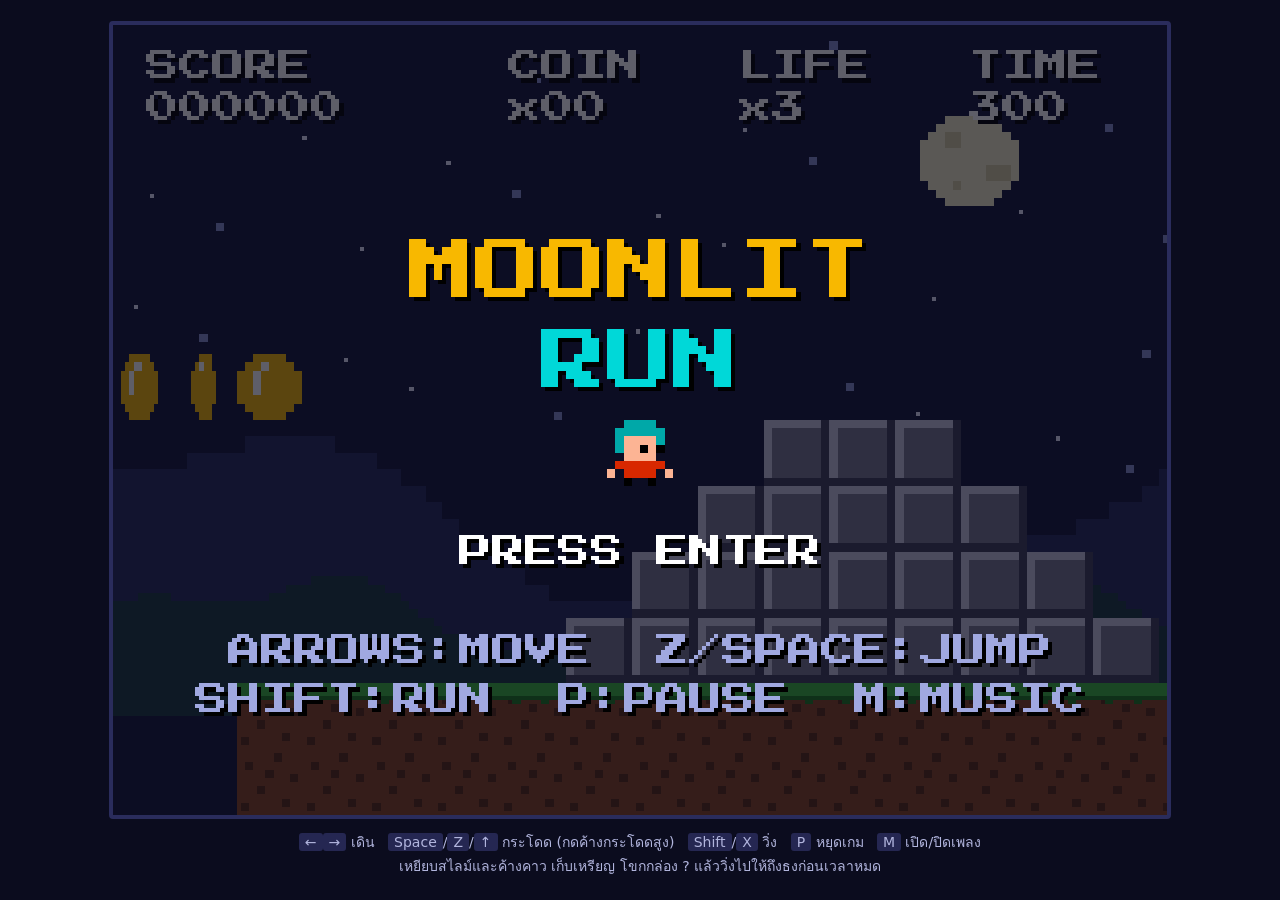
<file: moonlit_run.html>
<!doctype html>
<html lang="th">
<head>
<meta charset="utf-8">
<meta name="viewport" content="width=device-width,initial-scale=1,user-scalable=no">
<title>Moonlit Run</title>
<link href="https://fonts.googleapis.com/css2?family=Press+Start+2P&display=swap" rel="stylesheet">
<style>
  html,body{margin:0;height:100%;background:#0b0c1e;color:#cfd3ff;font-family:system-ui,sans-serif}
  body{display:flex;flex-direction:column;align-items:center;justify-content:center;gap:12px}
  canvas{width:min(96vw,calc((100vh - 110px) * 1.3333));image-rendering:pixelated;image-rendering:crisp-edges;
    border:4px solid #2a2c5c;border-radius:4px;background:#000}
  .help{font-size:14px;text-align:center;opacity:.85;padding:0 16px;line-height:1.7}
  kbd{background:#2a2c5c;border-radius:3px;padding:1px 6px;font-family:inherit}
  #touch{display:none;gap:12px;user-select:none;-webkit-user-select:none}
  #touch button{width:64px;height:64px;border-radius:50%;border:3px solid #4a4c8c;background:#1a1c3c;color:#fff;font-size:22px;touch-action:none}
  @media (pointer:coarse){#touch{display:flex}.help{display:none}}
</style>
</head>
<body>
<canvas id="game" width="256" height="192"></canvas>
<div class="help">
  <kbd>←</kbd><kbd>→</kbd> เดิน &nbsp; <kbd>Space</kbd>/<kbd>Z</kbd>/<kbd>↑</kbd> กระโดด (กดค้างกระโดดสูง) &nbsp;
  <kbd>Shift</kbd>/<kbd>X</kbd> วิ่ง &nbsp; <kbd>P</kbd> หยุดเกม &nbsp; <kbd>M</kbd> เปิด/ปิดเพลง<br>
  เหยียบสไลม์และค้างคาว เก็บเหรียญ โขกกล่อง ? แล้ววิ่งไปให้ถึงธงก่อนเวลาหมด
</div>
<div id="touch">
  <button data-k="ArrowLeft">◀</button>
  <button data-k="ArrowRight">▶</button>
  <button data-k="Enter">▶▶</button>
  <button data-k="ShiftLeft">B</button>
  <button data-k="Space">A</button>
</div>
<script>
(() => {
const cv = document.getElementById('game'), ctx = cv.getContext('2d');
const VW = 256, VH = 192, T = 16, W = 145, H = 12;
const GRAV = 0.3;
const FONT = '8px "Press Start 2P", monospace', BIG = '16px "Press Start 2P", monospace';
const JUMP_KEYS = ['Space', 'ArrowUp', 'KeyW', 'KeyZ'];
ctx.imageSmoothingEnabled = false;

// ---------- Sprites ----------
const PAL = { K:'#000000', W:'#ffffff', S:'#fcb494', L:'#00a8a8', R:'#d82800', P:'#a040d0',
  Y:'#f8b800', D:'#b06000', X:'#a85030', A:'#787890', H:'#c8c8e0' };

// 8x8 art drawn at 2x for a chunky look
function art(rows) {
  const c = document.createElement('canvas'); c.width = c.height = 16;
  const g = c.getContext('2d');
  rows.forEach((r, y) => { for (let x = 0; x < r.length; x++) if (r[x] !== '.') { g.fillStyle = PAL[r[x]]; g.fillRect(x*2, y*2, 2, 2); } });
  return c;
}
function paint(fn) { const c = document.createElement('canvas'); c.width = c.height = 16; fn(c.getContext('2d')); return c; }

const HERO = {
  idle: art(['..LLLL..','.LLLLLL.','.LSSSSL.','.LSSKSK.','..SSSS..','.RRRRRR.','S.RRRR.S','..K..K..']),
  walk: art(['..LLLL..','.LLLLLL.','.LSSSSL.','.LSSKSK.','..SSSS..','.RRRRRR.','..RRRR.S','.K....K.']),
  jump: art(['..LLLL..','.LLLLLL.','.LSSSSL.','.LSSKSK.','S.SSSS.S','.RRRRRR.','..RRRR..','..K..K..']),
};
const SLIME = [
  art(['........','........','..PPPP..','.PPPPPP.','PPWKPWKP','PPPPPPPP','PPPPPPPP','.PPPPPP.']),
  art(['........','........','........','.PPPPPP.','PPWKPWKP','PPPPPPPP','PPPPPPPP','PPPPPPPP']),
];
const BAT = [
  art(['X......X','XX.XX.XX','XXXXXXXX','.XRXXRX.','..XXXX..','........','........','........']),
  art(['........','...XX...','..XXXX..','.XRXXRX.','XXXXXXXX','XX....XX','X......X','........']),
];
const COIN = art(['..YYYY..','.YYWYYY.','YYWYYYYY','YYWYYYYY','YYWYYYYY','YYYYYYYY','.YYYYYY.','..YYYY..']);

function qBlock(fill) {
  return paint(g => {
    g.fillStyle = fill; g.fillRect(0, 0, 16, 16);
    g.fillStyle = '#b06000'; g.fillRect(0, 15, 16, 1); g.fillRect(15, 0, 1, 16);
    [[1,1],[13,1],[1,13],[13,13]].forEach(([x,y]) => g.fillRect(x, y, 2, 2));
    g.fillStyle = '#000';
    ['.KK.','K..K','..K.','.K..','....','.K..'].forEach((r, y) => { for (let x = 0; x < 4; x++) if (r[x] === 'K') g.fillRect(4 + x*2, 2 + y*2, 2, 2); });
  });
}
const QBLOCK = [qBlock('#f8b800'), qBlock('#fcd860')];
const TILE = {
  '#': paint(g => {
    g.fillStyle = '#8a4420'; g.fillRect(0, 0, 16, 16);
    g.fillStyle = '#5a2a10'; [[2,3],[9,1],[13,6],[5,9],[11,12],[1,13],[7,5]].forEach(([x,y]) => g.fillRect(x, y, 2, 2));
  }),
  'B': paint(g => {
    g.fillStyle = '#c0582c'; g.fillRect(0, 0, 16, 16);
    g.fillStyle = '#3a1608';
    g.fillRect(0, 7, 16, 1); g.fillRect(0, 15, 16, 1);
    g.fillRect(7, 0, 1, 7); g.fillRect(15, 0, 1, 7); g.fillRect(3, 8, 1, 7); g.fillRect(11, 8, 1, 7);
    g.fillStyle = '#e8885c'; g.fillRect(0, 0, 7, 1); g.fillRect(8, 0, 7, 1); g.fillRect(4, 8, 7, 1); g.fillRect(12, 8, 4, 1);
  }),
  'S': paint(g => {
    g.fillStyle = '#787890'; g.fillRect(0, 0, 16, 16);
    g.fillStyle = '#c8c8e0'; g.fillRect(0, 0, 16, 2); g.fillRect(0, 0, 2, 16);
    g.fillStyle = '#40405a'; g.fillRect(0, 14, 16, 2); g.fillRect(14, 0, 2, 16);
  }),
  'U': paint(g => {
    g.fillStyle = '#6a3a1a'; g.fillRect(0, 0, 16, 16);
    g.fillStyle = '#000'; g.fillRect(0, 0, 16, 1); g.fillRect(0, 15, 16, 1); g.fillRect(0, 0, 1, 16); g.fillRect(15, 0, 1, 16);
    [[2,2],[12,2],[2,12],[12,12]].forEach(([x,y]) => g.fillRect(x, y, 2, 2));
  }),
  '^': art(['........','........','..H...H.','..H...H.','.HHA.HHA','.HHA.HHA','HHHAHHHA','AAAAAAAA']),
};
const GRASS = paint(g => {
  g.fillStyle = '#3cbc3c'; g.fillRect(0, 0, 16, 3);
  g.fillStyle = '#1c7c1c'; g.fillRect(0, 3, 16, 1); g.fillRect(3, 4, 2, 1); g.fillRect(10, 4, 2, 1);
});

// ---------- Audio (chiptune via WebAudio) ----------
let ac = null, master, musicOn = true, musicTimer = null, nextT = 0, step = 0;
function initAudio() {
  if (ac) return;
  ac = new (window.AudioContext || window.webkitAudioContext)();
  master = ac.createGain(); master.gain.value = 0.15; master.connect(ac.destination);
}
function tone(f, dur, type = 'square', vol = 0.5, slideTo = 0, at = 0) {
  if (!ac) return;
  const t = at || ac.currentTime, o = ac.createOscillator(), g = ac.createGain();
  o.type = type; o.frequency.setValueAtTime(f, t);
  if (slideTo) o.frequency.exponentialRampToValueAtTime(slideTo, t + dur);
  g.gain.setValueAtTime(vol, t); g.gain.exponentialRampToValueAtTime(0.001, t + dur);
  o.connect(g); g.connect(master); o.start(t); o.stop(t + dur + 0.02);
}
function noise(dur, vol) {
  if (!ac) return;
  const b = ac.createBuffer(1, ac.sampleRate * dur, ac.sampleRate), d = b.getChannelData(0);
  for (let i = 0; i < d.length; i++) d[i] = Math.random() * 2 - 1;
  const s = ac.createBufferSource(), g = ac.createGain();
  s.buffer = b; g.gain.setValueAtTime(vol, ac.currentTime); g.gain.exponentialRampToValueAtTime(0.001, ac.currentTime + dur);
  s.connect(g); g.connect(master); s.start();
}
const seq = (notes, gap, type = 'square', len = 0.14, vol = 0.4) => notes.forEach((f, i) => tone(f, len, type, vol, 0, ac.currentTime + gap * i));
const SFX = {
  jump:  () => tone(260, 0.16, 'square', 0.4, 620),
  coin:  () => { tone(988, 0.08, 'square', 0.35); tone(1319, 0.3, 'square', 0.35, 0, ac.currentTime + 0.08); },
  stomp: () => tone(330, 0.12, 'square', 0.5, 90),
  bump:  () => tone(140, 0.08, 'triangle', 0.6, 80),
  brk:   () => { noise(0.18, 0.5); tone(120, 0.1, 'square', 0.3, 60); },
  die:   () => seq([523, 494, 466, 440, 392, 349, 330, 262], 0.12),
  clear: () => seq([523, 659, 784, 1047, 784, 1047], 0.12, 'square', 0.18),
  over:  () => seq([392, 330, 262, 196], 0.3, 'triangle', 0.3, 0.6),
  tick:  () => tone(1200, 0.03, 'square', 0.15),
  pause: () => tone(660, 0.08, 'square', 0.3),
};
const sfx = n => { if (ac) SFX[n](); };

// Original loop in A minor (Am-F-C-G), semitones above A3
const LEAD = [
  12,null,15,null,19,null,17,15, 12,null,10,null,12,null,null,null,
  7,null,12,null,15,null,14,12,  10,null,14,null,10,null,null,null,
  12,null,15,null,19,null,22,null, 24,null,22,19,17,null,null,null,
  15,null,14,null,12,null,10,null, 14,null,null,15,12,null,null,null];
const ROOTS = [0, -4, 3, -2, 0, -4, 3, -2];
const STEP = 0.1;
function schedule() {
  while (nextT < ac.currentTime + 0.12) {
    const i = step % LEAD.length, n = LEAD[i];
    if (n !== null) tone(220 * 2 ** (n / 12), 0.09, 'square', 0.22, 0, nextT);
    if (i % 2 === 0) {
      const b = ROOTS[i >> 3] + (i % 4 === 0 ? 0 : 12);
      tone(110 * 2 ** (b / 12), 0.09, 'triangle', 0.5, 0, nextT);
    }
    nextT += STEP; step++;
  }
}
function startMusic() {
  stopMusic();
  if (!ac || !musicOn) return;
  nextT = ac.currentTime + 0.05; step = 0;
  musicTimer = setInterval(schedule, 25);
}
function stopMusic() { if (musicTimer) clearInterval(musicTimer); musicTimer = null; }

// ---------- Level ----------
const SLIMES = [[12,9],[19,9],[27,9],[44,9],[54,6],[65,9],[79,9],[90,9],[96,9],[104,9],[108,9],[114,9],[133,9]];
const BATS = [[58,5],[88,5],[112,5]];
const flagX = 136;

function buildLevel() {
  const m = Array.from({ length: H }, () => Array(W).fill('.'));
  const set = (x, y, c) => { if (x >= 0 && x < W && y >= 0 && y < H) m[y][x] = c; };
  const gaps = [[22,24],[47,49],[83,86],[118,120]];
  for (let x = 0; x < W; x++) {
    if (gaps.some(([a, b]) => x >= a && x <= b)) continue;
    set(x, 10, '#'); set(x, 11, '#');
  }
  set(10, 6, '?');
  for (let x = 14; x <= 18; x++) set(x, 6, x % 2 ? '?' : 'B');
  set(16, 2, '?');
  for (let x = 21; x <= 25; x++) set(x, 5, 'o');
  for (let x = 30; x <= 38; x++) {                      // stone hill
    const h = Math.min(x - 29, 39 - x, 4);
    for (let j = 0; j < h; j++) set(x, 9 - j, 'S');
  }
  set(41, 9, '^'); set(42, 9, '^');
  for (let x = 52; x <= 56; x++) { set(x, 7, 'B'); }
  for (let x = 60; x <= 63; x++) { set(x, 4, 'B'); set(x, 3, 'o'); }
  for (let y = 7; y <= 9; y++) { set(68, y, 'S'); set(74, y, 'S'); }
  for (let x = 70; x <= 72; x++) set(x, 9, '^');
  set(84, 8, 'S'); set(85, 8, 'S');
  for (let x = 84; x <= 85; x++) set(x, 6, 'o');
  for (let x = 92; x <= 100; x++) { set(x, 6, x === 94 || x === 98 ? '?' : 'B'); if (x > 92 && x < 100) set(x, 9, 'o'); }
  set(106, 9, '^');
  for (let i = 0; i < 6; i++) for (let j = 0; j <= i; j++) set(124 + i, 9 - j, 'S');
  for (let j = 0; j < 6; j++) set(130, 9 - j, 'S');
  set(flagX, 9, 'S');
  return m;
}
function spawn() {
  const es = [];
  for (const [tx, ty] of SLIMES) es.push({ type:'slime', x:tx*T+1, y:ty*T+6, w:14, h:10, vx:-0.5, vy:0, alive:true, dead:0, t:0, active:false });
  for (const [tx, ty] of BATS) es.push({ type:'bat', x0:tx*T, y0:ty*T, x:tx*T, y:ty*T, w:12, h:10, vx:0, vy:0, alive:true, dead:0, t:tx, active:false });
  return es;
}

// ---------- State ----------
let map, ents, parts, pops, bumps, p, cam = 0, score = 0, coins = 0, lives = 3, time = 300, timeTick = 0;
let state = 'title', stateT = 0, frame = 0, paused = false, flagY = 0;
const keys = {};

function loadLevel() {
  map = buildLevel(); ents = spawn(); parts = []; pops = []; bumps = [];
  p = { x:3*T+2, y:9*T+2, w:12, h:14, vx:0, vy:0, onGround:false, face:1, coyote:0, jumpBuf:0, walk:0 };
  cam = 0; time = 300; timeTick = 0; flagY = 2*T + 2;
}
function newGame() { score = 0; coins = 0; lives = 3; loadLevel(); state = 'play'; paused = false; startMusic(); }

const tileAt = (tx, ty) => (ty < 0 || ty >= H || tx < 0 || tx >= W) ? '.' : map[ty][tx];
function solid(tx, ty) { if (tx < 0) return true; return '#BSU?'.includes(tileAt(tx, ty)) && tileAt(tx, ty) !== '.'; }
const overlap = (a, b) => a.x < b.x + b.w && a.x + a.w > b.x && a.y < b.y + b.h && a.y + a.h > b.y;

function moveX(o) {
  o.x += o.vx; o.hitWall = false;
  const top = Math.floor(o.y / T), bot = Math.floor((o.y + o.h - 1) / T);
  if (o.vx > 0) {
    const tx = Math.floor((o.x + o.w - 1) / T);
    for (let ty = top; ty <= bot; ty++) if (solid(tx, ty)) { o.x = tx * T - o.w; o.vx = 0; o.hitWall = true; break; }
  } else if (o.vx < 0) {
    const tx = Math.floor(o.x / T);
    for (let ty = top; ty <= bot; ty++) if (solid(tx, ty)) { o.x = (tx + 1) * T; o.vx = 0; o.hitWall = true; break; }
  }
}
function moveY(o, isPlayer) {
  o.y += o.vy; o.onGround = false;
  const l = Math.floor(o.x / T), r = Math.floor((o.x + o.w - 1) / T);
  if (o.vy > 0) {
    const ty = Math.floor((o.y + o.h - 1) / T);
    if (solid(l, ty) || solid(r, ty)) { o.y = ty * T - o.h; o.vy = 0; o.onGround = true; }
  } else if (o.vy < 0) {
    const ty = Math.floor(o.y / T);
    if (solid(l, ty) || solid(r, ty)) {
      o.y = (ty + 1) * T; o.vy = 0;
      if (isPlayer) {
        const c = Math.floor((o.x + o.w / 2) / T);
        bump(solid(c, ty) ? c : solid(l, ty) ? l : r, ty);
      }
    }
  }
}
function bump(tx, ty) {
  const c = tileAt(tx, ty);
  if (c === '?') {
    map[ty][tx] = 'U'; coins++; score += 100; sfx('coin');
    pops.push({ coin:true, x:tx*T, y:ty*T - 16, vy:-4.5, t:26 });
    bumps.push({ tx, ty, t:8 });
  } else if (c === 'B') {
    map[ty][tx] = '.'; score += 50; sfx('brk');
    for (const [vx, vy] of [[-1.5,-5],[1.5,-5],[-1,-3],[1,-3]]) parts.push({ x:tx*T + 6, y:ty*T + 6, vx, vy, t:60, c:'#c0582c' });
  } else sfx('bump');
  for (const e of ents) {   // knock out enemies standing on the bumped block
    if (e.alive && !e.flip && !e.dead && Math.abs(e.x + e.w/2 - (tx*T + 8)) < 14 && Math.abs(e.y + e.h - ty*T) < 3) {
      e.flip = true; e.vy = -3; score += 200; pops.push({ txt:'200', x:e.x, y:e.y, t:40 });
    }
  }
}
function die() { if (state !== 'play') return; state = 'dying'; stateT = 0; p.vy = -5; stopMusic(); sfx('die'); }

function updatePlayer() {
  const left = keys.ArrowLeft || keys.KeyA, right = keys.ArrowRight || keys.KeyD;
  const jumpHeld = JUMP_KEYS.some(k => keys[k]), run = keys.ShiftLeft || keys.ShiftRight || keys.KeyX;
  const max = run ? 3 : 2, acc = p.onGround ? 0.2 : 0.15;
  if (left && !right) { p.vx = Math.max(p.vx - acc, -max); p.face = -1; }
  else if (right && !left) { p.vx = Math.min(p.vx + acc, max); p.face = 1; }
  else { p.vx *= p.onGround ? 0.78 : 0.96; if (Math.abs(p.vx) < 0.05) p.vx = 0; }
  if (Math.abs(p.vx) > max) p.vx *= 0.95;

  p.coyote = p.onGround ? 6 : p.coyote - 1;
  if (p.jumpBuf > 0 && p.coyote > 0) {
    p.vy = -5.4 - Math.abs(p.vx) * 0.15; p.jumpBuf = 0; p.coyote = 0; p.onGround = false; sfx('jump');
  }
  p.jumpBuf--;
  p.vy += (p.vy < 0 && !jumpHeld) ? GRAV * 2.2 : GRAV;
  if (p.vy > 6) p.vy = 6;
  moveX(p); moveY(p, true);
  p.walk += Math.abs(p.vx);

  const x0 = Math.floor((p.x + 2) / T), x1 = Math.floor((p.x + p.w - 3) / T);
  const y0 = Math.floor((p.y + 2) / T), y1 = Math.floor((p.y + p.h - 1) / T);
  for (let ty = y0; ty <= y1; ty++) for (let tx = x0; tx <= x1; tx++) {
    const c = tileAt(tx, ty);
    if (c === 'o') {
      map[ty][tx] = '.'; coins++; score += 100; sfx('coin');
      for (let i = 0; i < 4; i++) parts.push({ x:tx*T + 7, y:ty*T + 7, vx:Math.cos(i*1.57)*1.2, vy:Math.sin(i*1.57)*1.2 - 1, t:18, c:'#fcd860' });
    } else if (c === '^' && p.y + p.h > ty * T + 8) { die(); return; }
  }
  if (p.y > H * T + 16) { die(); return; }
  if (p.x + p.w > flagX * T + 6) {
    state = 'clear'; stateT = 0; p.vx = 0; stopMusic(); sfx('clear');
    score += Math.max(0, Math.round((9*T - p.y) / T)) * 100;   // higher grab = more points
  }
}

function updateEnts() {
  for (const e of ents) {
    if (!e.alive) continue;
    if (e.dead > 0) { if (--e.dead === 0) e.alive = false; continue; }
    if (e.flip) { e.vy += GRAV; e.y += e.vy; if (e.y > H * T + 32) e.alive = false; continue; }
    if (!e.active) { if (e.x < cam + VW + 32) e.active = true; else continue; }
    e.t++;
    if (e.type === 'slime') {
      e.vy = Math.min(e.vy + GRAV, 6);
      const dir = Math.sign(e.vx);
      moveX(e); if (e.hitWall) e.vx = -dir * 0.5;
      moveY(e);
      if (e.onGround) {
        const d = Math.sign(e.vx), ax = d > 0 ? e.x + e.w + 1 : e.x - 1;
        if (!solid(Math.floor(ax / T), Math.floor((e.y + e.h + 1) / T))) e.vx = -e.vx;
      }
      if (e.y > H * T + 16) e.alive = false;
    } else {
      e.x = e.x0 + Math.sin(e.t * 0.02) * 40;
      e.y = e.y0 + Math.sin(e.t * 0.09) * 10;
    }
    if (state === 'play' && overlap(p, e)) {
      if (p.vy > 0 && p.y + p.h - e.y < 10) {
        if (e.type === 'slime') e.dead = 30; else { e.flip = true; e.vy = 0; }
        p.vy = JUMP_KEYS.some(k => keys[k]) ? -6 : -3.5;
        score += 200; pops.push({ txt:'200', x:e.x, y:e.y - 4, t:40 }); sfx('stomp');
      } else die();
    }
  }
}

function update() {
  frame++;
  if (state === 'title') { cam = (Math.sin(frame * 0.003) + 1) / 2 * 600; return; }
  if (paused) return;

  for (const q of parts) { q.vy += 0.25; q.x += q.vx; q.y += q.vy; q.t--; }
  parts = parts.filter(q => q.t > 0);
  for (const q of pops) { if (q.coin) { q.vy += 0.35; q.y += q.vy; } else q.y -= 0.5; q.t--; }
  pops = pops.filter(q => q.t > 0);
  for (const b of bumps) b.t--;
  bumps = bumps.filter(b => b.t > 0);

  if (state === 'play') {
    updatePlayer();
    if (state === 'play' || state === 'dying') updateEnts();
    if (state === 'play' && ++timeTick >= 24) { timeTick = 0; if (--time <= 0) { time = 0; die(); } }
    const target = p.x - VW / 2 + p.w / 2;
    cam = Math.max(0, Math.min(W * T - VW, cam + (target - cam) * 0.2));
  } else if (state === 'dying') {
    stateT++;
    if (stateT > 30) { p.vy += GRAV; p.y += p.vy; }
    if (stateT > 150) {
      if (--lives <= 0) { state = 'over'; stateT = 0; sfx('over'); }
      else { loadLevel(); state = 'play'; startMusic(); }
    }
  } else if (state === 'clear') {
    stateT++;
    p.vy = Math.min(p.vy + GRAV, 6); moveY(p, false);
    if (flagY < 9 * T - 10) flagY += 2;
    if (stateT > 40 && time > 0 && frame % 2 === 0) { time--; score += 10; if (time % 4 === 0) sfx('tick'); }
  } else if (state === 'over') stateT++;
}

// ---------- Input ----------
function onPress(code) {
  const ok = code === 'Enter' || code === 'Space';
  if (state === 'title' && ok) { newGame(); return; }
  if ((state === 'over' || (state === 'clear' && time === 0)) && stateT > 60 && ok) { state = 'title'; stopMusic(); loadLevel(); return; }
  if (state === 'play') {
    if (!paused && JUMP_KEYS.includes(code)) p.jumpBuf = 6;
    if (code === 'KeyP' || code === 'Escape' || code === 'Enter') { paused = !paused; sfx('pause'); paused ? stopMusic() : startMusic(); }
  }
  if (code === 'KeyM') { musicOn = !musicOn; (musicOn && state === 'play' && !paused) ? startMusic() : stopMusic(); }
}
addEventListener('keydown', e => {
  if (['Space','ArrowUp','ArrowDown','ArrowLeft','ArrowRight'].includes(e.code)) e.preventDefault();
  initAudio(); keys[e.code] = true;
  if (!e.repeat) onPress(e.code);
});
addEventListener('keyup', e => { keys[e.code] = false; });
addEventListener('blur', () => { for (const k in keys) keys[k] = false; });
document.querySelectorAll('#touch button').forEach(b => {
  const k = b.dataset.k;
  const dn = e => { e.preventDefault(); initAudio(); keys[k] = true; onPress(k); };
  const up = e => { e.preventDefault(); keys[k] = false; };
  b.addEventListener('pointerdown', dn);
  ['pointerup', 'pointerleave', 'pointercancel'].forEach(t => b.addEventListener(t, up));
});

// ---------- Render ----------
const STARS = Array.from({ length: 70 }, (_, i) => ({ x: (i * 97.3) % 512, y: (i * 53.7) % 110, b: i % 3 }));
function text(s, x, y, color = '#fff', align = 'left', font = FONT) {
  ctx.font = font; ctx.textAlign = align; ctx.textBaseline = 'top';
  ctx.fillStyle = '#000'; ctx.fillText(s, x + 1, y + 1);
  ctx.fillStyle = color; ctx.fillText(s, x, y);
}
function drawSprite(img, x, y, flipX = false, flipY = false) {
  x = Math.round(x); y = Math.round(y);
  if (!flipX && !flipY) { ctx.drawImage(img, x, y); return; }
  ctx.save(); ctx.translate(x + (flipX ? 16 : 0), y + (flipY ? 16 : 0)); ctx.scale(flipX ? -1 : 1, flipY ? -1 : 1);
  ctx.drawImage(img, 0, 0); ctx.restore();
}
function drawBackground(cx) {
  ctx.fillStyle = '#14163a'; ctx.fillRect(0, 0, VW, VH);
  for (const s of STARS) {
    const x = ((s.x - cx * 0.1) % 512 + 512) % 512;
    if (x > VW) continue;
    ctx.fillStyle = (frame / 20 + s.b) % 3 < 1 ? '#8890d0' : '#e8e8ff';
    ctx.fillRect(Math.round(x), Math.round(s.y), s.b ? 1 : 2, s.b ? 1 : 2);
  }
  ctx.fillStyle = '#f4f0c8';                                   // moon
  for (let r = -12; r <= 12; r += 2) { const w = Math.round(Math.sqrt(144 - r * r) / 2) * 2; ctx.fillRect(208 - w, 32 + r, w * 2, 2); }
  ctx.fillStyle = '#d8d0a0'; ctx.fillRect(202, 26, 4, 4); ctx.fillRect(212, 34, 6, 4); ctx.fillRect(204, 38, 2, 2);
  for (let x = 0; x < VW; x += 2) {                            // far mountains
    const wx = x + cx * 0.25;
    const h = Math.round((44 + Math.sin(wx * 0.02) * 18 + Math.sin(wx * 0.053) * 10) / 4) * 4;
    ctx.fillStyle = '#262a5c'; ctx.fillRect(x, 160 - h, 2, h);
  }
  for (let x = 0; x < VW; x += 2) {                            // near hills
    const wx = x + cx * 0.5;
    const h = Math.round((22 + Math.sin(wx * 0.035) * 10 + Math.sin(wx * 0.11) * 4) / 2) * 2;
    ctx.fillStyle = '#1a3a40'; ctx.fillRect(x, 168 - h, 2, h);
  }
}
function draw() {
  const cx = Math.round(cam);
  drawBackground(cx);

  const c0 = Math.floor(cx / T);
  for (let ty = 0; ty < H; ty++) for (let tx = c0; tx <= c0 + 16; tx++) {
    const ch = tileAt(tx, ty);
    if (ch === '.') continue;
    const x = tx * T - cx, bb = bumps.find(b => b.tx === tx && b.ty === ty);
    const y = ty * T - (bb ? Math.round(Math.sin((8 - bb.t) / 8 * Math.PI) * 4) : 0);
    if (ch === 'o') {
      const w = Math.max(2, Math.round(16 * Math.abs(Math.cos(frame * 0.08 + tx))));
      ctx.drawImage(COIN, Math.round(x + 8 - w / 2), y, w, 16);
    } else if (ch === '?') ctx.drawImage(QBLOCK[Math.floor(frame / 16) % 4 === 0 ? 1 : 0], x, y);
    else {
      ctx.drawImage(TILE[ch], x, y);
      if (ch === '#' && tileAt(tx, ty - 1) !== '#') ctx.drawImage(GRASS, x, y);
    }
  }

  const px = flagX * T + 7 - cx;                               // goal flag
  ctx.fillStyle = '#c8c8e0'; ctx.fillRect(px, 2 * T, 2, 7 * T);
  ctx.fillStyle = '#f8b800'; ctx.fillRect(px - 2, 2 * T - 5, 6, 6);
  ctx.fillStyle = '#d82800';
  for (let r = 0; r < 10; r++) { const w = Math.round(12 * (1 - Math.abs(r - 4.5) / 5.5)); ctx.fillRect(px - w, flagY + r, w, 1); }

  for (const e of ents) {
    if (!e.alive || !e.active) continue;
    const x = e.x - cx;
    if (e.type === 'slime') {
      if (e.dead > 0) ctx.drawImage(SLIME[1], Math.round(x - 1), Math.round(e.y + e.h - 8), 16, 8);
      else drawSprite(SLIME[Math.floor(e.t / 12) % 2], x - 1, e.y + e.h - 16, e.vx > 0, !!e.flip);
    } else drawSprite(BAT[Math.floor(e.t / 8) % 2], x - 2, e.y - 2, false, !!e.flip);
  }

  if (state !== 'title') {
    const img = state === 'dying' || !p.onGround ? HERO.jump : Math.abs(p.vx) > 0.3 && Math.floor(p.walk / 8) % 2 ? HERO.walk : HERO.idle;
    drawSprite(img, p.x - 2 - cx, p.y - 2, p.face < 0, state === 'dying' && stateT > 30);
  }

  for (const q of parts) { ctx.fillStyle = q.c; ctx.fillRect(Math.round(q.x - cx), Math.round(q.y), 3, 3); }
  for (const q of pops) {
    if (q.coin) { const w = Math.max(2, Math.round(16 * Math.abs(Math.cos(q.t * 0.5)))); ctx.drawImage(COIN, Math.round(q.x - cx + 8 - w / 2), Math.round(q.y), w, 16); }
    else text(q.txt, Math.round(q.x - cx), Math.round(q.y));
  }

  // HUD
  text('SCORE', 8, 6); text('COIN', 96, 6); text('LIFE', 152, 6); text('TIME', 208, 6);
  text(String(score).padStart(6, '0'), 8, 16); text('x' + String(coins).padStart(2, '0'), 96, 16);
  text('x' + lives, 152, 16); text(String(time).padStart(3, '0'), 208, 16, time < 60 && state === 'play' ? '#ff6060' : '#fff');

  const shade = () => { ctx.fillStyle = 'rgba(8,8,24,0.65)'; ctx.fillRect(0, 0, VW, VH); };
  const blink = Math.floor(frame / 30) % 2 === 0;
  if (state === 'title') {
    shade();
    text('MOONLIT', 128, 52, '#f8b800', 'center', BIG); text('RUN', 128, 74, '#00d8d8', 'center', BIG);
    drawSprite(HERO.idle, 120, 96);
    if (blink) text('PRESS ENTER', 128, 124, '#fff', 'center');
    text('ARROWS:MOVE  Z/SPACE:JUMP', 128, 148, '#a0a8e0', 'center');
    text('SHIFT:RUN  P:PAUSE  M:MUSIC', 128, 160, '#a0a8e0', 'center');
  } else if (paused) {
    shade(); text('PAUSED', 128, 88, '#fff', 'center', BIG);
  } else if (state === 'over') {
    shade(); text('GAME OVER', 128, 80, '#ff6060', 'center', BIG);
    if (stateT > 60 && blink) text('PRESS ENTER', 128, 112, '#fff', 'center');
  } else if (state === 'clear' && stateT > 40) {
    text('STAGE CLEAR!', 128, 72, '#f8b800', 'center', BIG);
    if (time === 0 && blink) text('PRESS ENTER', 128, 100, '#fff', 'center');
  }
}

// ---------- Loop ----------
loadLevel();
let last = performance.now(), acc = 0;
function loop(now) {
  acc += Math.min(100, now - last); last = now;
  while (acc >= 1000 / 60) { update(); acc -= 1000 / 60; }
  draw();
  requestAnimationFrame(loop);
}
requestAnimationFrame(loop);
})();
</script>
</body>
</html>
</file>
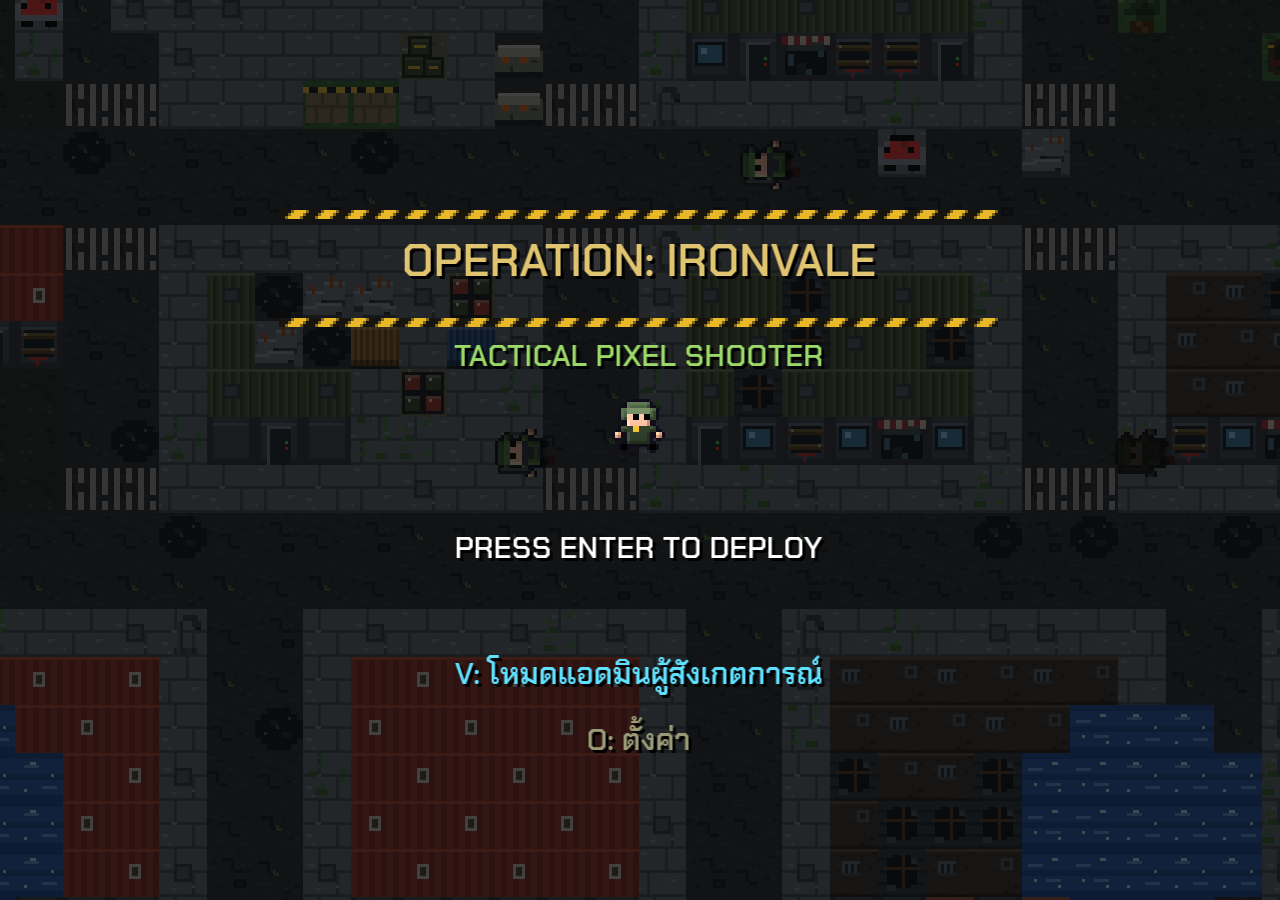
<file: rpg.html>
<!doctype html>
<html lang="th">
<head>
<meta charset="utf-8">
<meta name="viewport" content="width=device-width,initial-scale=1,user-scalable=no">
<title>OPERATION: BIOHAZARD - Zombie Outbreak Tactical Survival</title>
<link href="https://fonts.googleapis.com/css2?family=Black+Ops+One&family=Press+Start+2P&family=Chakra+Petch:wght@400;600&display=swap" rel="stylesheet">
<link rel="stylesheet" href="css/style.css">
</head>
<body>
<div id="stage">
  <canvas id="game" width="320" height="240"></canvas>
  <!-- all in-game text is drawn on this 3x layer so Thai and the pixel font both stay sharp -->
  <canvas id="ui" width="960" height="720"></canvas>
  <div id="help"><div class="card">
    <h1>OPERATION: BIOHAZARD</h1>
    <h2>TACTICAL CONTROLS</h2>
    <div class="keys l-th">
      <span><kbd>←↑↓→</kbd> <kbd>WASD</kbd></span><span>เคลื่อนที่สนามรบ · <kbd>SHIFT</kbd> กลิ้งหลบการโจมตี</span>
      <span><kbd>SPACE</kbd> <kbd>J</kbd></span><span>ยิงอาวุธปืน (เล็งเป้า 360°)</span>
      <span><kbd>R</kbd> <kbd>SHIFT</kbd></span><span><kbd>R</kbd> รีโหลดเปลี่ยนแม็กกาซีนกระสุน · <kbd>SHIFT</kbd> กลิ้งหลบยุทธวิธี</span>
      <span><kbd>T</kbd></span><span>แผนผังฝึกฝนยุทธวิธีทางทหาร (Tactical Training Tree)</span>
      <span><kbd>E</kbd></span><span>วิทยุสื่อสาร NPC · จัดซื้อสรรพาวุธ · เปิดกล่องเสบียง</span>
      <span><kbd>I</kbd> <kbd>Q</kbd> <kbd>C</kbd> <kbd>V</kbd></span><span>กระเป๋าสนาม · <kbd>Q</kbd> ปฐมพยาบาล · <kbd>C</kbd> สติมแพ็ก · <kbd>V</kbd> สลับคู่หูรบ (K-9 / โดรน / ป้อมปืน)</span>
      <span><kbd>N</kbd> <kbd>X</kbd> <kbd>Y</kbd></span><span>เรดาร์แผนที่ · <kbd>X</kbd> ข้อมูลซอมบี้กลายพันธุ์ · <kbd>Y</kbd> เหรียญตราเกียรติยศและยศทหาร</span>
      <span><kbd>B</kbd></span><span>โหมดสร้างฐาน: กระสอบทราย ลวดหนาม กำแพง ป้อมปืน กับดัก คลังกระสุน สปอตไลท์ (ใช้เศษเหล็ก + เงิน)</span>
      <span><kbd>ESC</kbd> <kbd>O</kbd></span><span>ตั้งค่า: วิทยุเพลง · เอฟเฟกต์เสียงปืน · ภาษา · ระดับความยาก</span>
      <span><kbd>G</kbd></span><span>ระบบปฏิบัติการลาดตระเวนอัตโนมัติ (Auto Farm)</span>
      <span><kbd>F</kbd></span><span>ส่งกำลังเสริม (QRF) ไปช่วยหน่วยลาดตระเวน BTR ที่กำลังลำบาก</span>
      <span><kbd>F2</kbd></span><span>โหมดแอดมินผู้สังเกตการณ์: กล้องลอยมองจากมุมสูง ไม่ต้องบังคับตัวละคร · <kbd>TAB</kbd> ติดตามหน่วย · <kbd>1-5</kbd> กระโดดไปจุดสำคัญ · <kbd>SPACE</kbd> หยุดเวลา · <kbd>-</kbd>/<kbd>=</kbd> ความเร็ว</span>
      <span><kbd>H</kbd> <kbd>M</kbd></span><span>เปิดคู่มือการรบ · เปิด/ปิดเสียงวิทยุ</span>
      <span><kbd>U</kbd></span><span>ซ่อน/แสดง UI ทั้งหมด (ดูสนามรบแบบเต็มจอ) · เลื่อนลูกกลิ้งเมาส์เพื่อซูมเข้า/ออก</span>
    </div>
    <div class="keys l-en">
      <span><kbd>←↑↓→</kbd> <kbd>WASD</kbd></span><span>Move Operative · <kbd>SHIFT</kbd> Combat Dodge Roll</span>
      <span><kbd>SPACE</kbd> <kbd>J</kbd></span><span>Fire Firearms (360° Auto-Aim)</span>
      <span><kbd>R</kbd> <kbd>SHIFT</kbd></span><span><kbd>R</kbd> Reload Magazine · <kbd>SHIFT</kbd> Combat Dodge Roll</span>
      <span><kbd>T</kbd></span><span>Tactical Training Tree (Specialization Perks)</span>
      <span><kbd>E</kbd></span><span>Interact with NPCs · Gunsmith · Open Crates</span>
      <span><kbd>I</kbd> <kbd>Q</kbd> <kbd>C</kbd> <kbd>V</kbd></span><span>Field Bag · <kbd>Q</kbd> Medkit · <kbd>C</kbd> Stimpack · <kbd>V</kbd> Cycle Drone/K-9/Turret</span>
      <span><kbd>N</kbd> <kbd>X</kbd> <kbd>Y</kbd></span><span>Tactical Radar · <kbd>X</kbd> Target Bestiary · <kbd>Y</kbd> Ranks & Medals</span>
      <span><kbd>B</kbd></span><span>Base Construction: sandbags, wire, walls, turrets, traps, ammo cache, searchlight (costs Scrap + Gold)</span>
      <span><kbd>ESC</kbd> <kbd>O</kbd></span><span>Settings: radio music · gunfire FX · language · difficulty</span>
      <span><kbd>G</kbd></span><span>Tactical Auto-Farm Sweep</span>
      <span><kbd>F</kbd></span><span>Send the QRF to reinforce a BTR patrol in trouble</span>
      <span><kbd>F2</kbd></span><span>Admin Observer: free top-down camera, no character control · <kbd>TAB</kbd> follow units · <kbd>1-5</kbd> jump · <kbd>SPACE</kbd> pause · <kbd>-</kbd>/<kbd>=</kbd> speed</span>
      <span><kbd>H</kbd> <kbd>M</kbd></span><span>Combat Manual · Toggle Radio</span>
      <span><kbd>U</kbd></span><span>Hide / show the whole UI (clean battlefield view) · Mouse wheel zooms in / out</span>
    </div>
    <h2>MISSION BRIEFING</h2>
    <ul class="l-th">
      <li>รับภารกิจกวาดล้างซอมบี้จาก <b>Commander Vance</b> และล่าค่าหัวซอมบี้กลายพันธุ์จาก <b>Drill Sgt. Miller</b> ดูสัญลักษณ์ <b>!</b> / <b>?</b> บนหัว</li>
      <li>ยิ่งเดินลึกไปทางทิศตะวันออก ซอมบี้จะยิ่งดุร้ายและกลายพันธุ์ นำชิ้นส่วนชีวภาพมาขาย <b>Quartermaster Higgins</b> และตีบวกปืนที่ทั่งสรรพาวุธ</li>
      <li>เลเวลอัปได้รับ 2 แต้มทักษะ เพื่ออัปเกรดสกิลและแผนผังฝึกยุทธวิธีทางทหาร</li>
      <li><b>แล็บใต้ดิน Bunker B3 & รอยแยกมิติ</b>: บันไดในซากเมืองนำลงสู่ Bunker B3 เพื่อต่อสู้กับบอส Nemesis Tyrant · แผ่นวาร์ปอเวจีเปิดทางสู่ดันเจี้ยนไร้ขีดจำกัด</li>
      <li>ภายในฐานกักกัน Outpost Alpha เกราะและพลังงานจะฟื้นฟูอัตโนมัติรวดเร็ว</li>
    </ul>
    <ul class="l-en">
      <li>Receive quarantine sweep operations from <b>Commander Vance</b> and mutant zombie bounties from <b>Drill Sgt. Miller</b>. Look for <b>!</b> / <b>?</b> indicators.</li>
      <li>Zombies mutate and grow stronger further east. Sell biohazard samples to <b>Quartermaster Higgins</b>, buy medkits, and customize firearms at his gunsmith anvil.</li>
      <li>Each rank grants 2 specialization points to invest in combat skills or tactical training tree.</li>
      <li><b>Bunker B3 & Rifts</b>: stairs at ruined city center lead down to Bunker B3 to neutralize the Nemesis Tyrant bio-weapon. Step onto the Abyssal Jump Pad for endless challenges!</li>
      <li>Armor and energy recover rapidly inside Quarantine Outpost Alpha base perimeter.</li>
    </ul>
    <div style="display:flex; gap:10px; align-items:center; flex-wrap:wrap; margin-top:14px;">
      <button id="helpClose"><span class="l-th">เริ่มภารกิจ ▶ ENTER</span><span class="l-en">DEPLOY ▶ ENTER</span></button>
      <a href="dashboard.html" style="display:inline-flex; align-items:center; gap:6px; padding:10px 16px; background:rgba(0,240,255,0.1); border:1px solid #00f0ff; color:#00f0ff; border-radius:4px; text-decoration:none; font-size:13px; font-weight:bold;">
        📊 <span class="l-th">เปิดแดชบอร์ดบริหารเกม (Dashboard)</span><span class="l-en">Open Game Ops Dashboard</span>
      </a>
    </div>
  </div></div>
</div>
<div id="touch">
  <div class="pad">
    <span></span><button data-k="ArrowUp">▲</button><span></span>
    <button data-k="ArrowLeft">◀</button><button data-k="ArrowDown">▼</button><button data-k="ArrowRight">▶</button>
  </div>
  <div class="act">
    <button data-k="KeyI">BAG</button><button data-k="KeyQ">MED</button><button data-k="KeyR">RLD</button>
    <button data-k="KeyE">ACT</button><button data-k="Space">FIRE</button><button data-k="ShiftLeft">ROL</button>
    <button data-k="KeyT">SKILL</button><button data-k="KeyN">MAP</button><button data-k="Escape">⚙</button><button data-k="KeyG">AUTO</button>
  </div>
</div>
<script src="js/graphics.js"></script>
<script src="js/guns.js"></script>
<script src="js/audio.js"></script>
<script src="js/settings.js"></script>
<script src="js/lang-th.js"></script>
<script src="js/data.js"></script>
<script src="js/world.js"></script>
<script src="js/maps.js"></script>
<!-- map packs: one file per area in maps/ -->
<script src="maps/frostpeak.js"></script>
<script src="maps/emberfall.js"></script>
<script src="js/mountains.js"></script>
<script src="js/gameplay.js"></script>
<script src="js/bots.js"></script>
<script src="js/tank.js"></script>
<script src="js/artillery.js"></script>
<script src="js/invasion.js"></script>
<script src="js/recovery.js"></script>
<script src="js/patrol.js"></script>
<script src="js/airstrike.js"></script>
<script src="js/raidforce.js"></script>
<script src="js/medic.js"></script>
<script src="js/spectator.js"></script>
<script src="js/build.js"></script>
<script src="js/ui.js"></script>
<script src="js/nexus-bridge.js"></script>
</body>
</html>
</file>
<file: css/style.css>
:root {
  --gold: #e0c470;
  --ink: #0d1008;
  --olive: #4a5636;
  --olive-hi: #7a8a52;
  --olive-dk: #232918;
  --khaki: #c8c098;
}

html, body {
  margin: 0;
  height: 100%;
  color: #e8e0c8;
  font-family: system-ui, "Segoe UI", Tahoma, sans-serif;
  background: radial-gradient(ellipse at 50% 30%, #1e2416 0%, #090b06 70%);
}

body {
  display: flex;
  flex-direction: column;
  align-items: center;
  justify-content: center;
  gap: 12px;
  overflow: hidden;
}

/* the game fills the whole window; the canvas resolution adapts to it (fitScreen in ui.js) */
#stage {
  position: relative;
  width: 100vw;
  height: 100vh;
  background: #000;
}

canvas {
  display: block;
  width: 100%;
  height: 100%;
  image-rendering: pixelated;
  image-rendering: crisp-edges;
}

/* crisp text layer over the pixel canvas; clicks pass through to the game */
#ui {
  position: absolute;
  inset: 0;
  pointer-events: none;
  image-rendering: auto;
}

/* language switch for HTML text (settings.lang) */
body:not(.en) .l-en, body.en .l-th { display: none !important; }
html[lang="th"] #help .card { font-family: "Chakra Petch", system-ui, sans-serif; }

#help {
  z-index: 2;
  position: absolute;
  inset: 0;
  display: none;
  align-items: center;
  justify-content: center;
  background: rgba(5, 8, 3, .85);
}

#help.show {
  display: flex;
}

#help .card {
  width: 88%;
  max-height: 90%;
  overflow: auto;
  background:
    repeating-linear-gradient(0deg, rgba(170,210,120,.03) 0 1px, transparent 1px 3px),
    #11150c;
  border: 3px solid var(--olive);
  border-top: 8px solid transparent;
  border-image: none;
  border-radius: 2px;
  box-shadow: inset 0 0 0 1px var(--olive-hi), 0 0 0 1px #000, 0 10px 40px rgba(0,0,0,.6);
  background-clip: padding-box;
  position: relative;
  padding: clamp(10px, 2.4%, 22px);
  font-size: clamp(11px, 1.55vw, 16px);
  line-height: 1.55;
}

#help .card::before {                       /* hazard stripe along the top edge */
  content: "";
  position: absolute;
  left: -3px; right: -3px; top: -8px; height: 6px;
  background: repeating-linear-gradient(-45deg, #e8b828 0 6px, #16140c 6px 12px);
}

#help h1 {
  font: clamp(18px, 3vw, 30px)/1.2 "Black Ops One", "Press Start 2P", monospace;
  letter-spacing: .04em;
  color: var(--gold);
  text-align: center;
  margin: 0 0 .8em;
}

#help h2 {
  font: clamp(9px, 1.2vw, 12px)/1.4 "Press Start 2P", monospace;
  color: #9ad868;
  margin: .9em 0 .4em;
  padding-bottom: .3em;
  border-bottom: 1px dashed var(--olive);
}

#help .keys {
  display: grid;
  grid-template-columns: auto 1fr;
  gap: .25em .8em;
  align-items: center;
}

#help kbd {
  font: clamp(8px, 1vw, 11px)/1 "Press Start 2P", monospace;
  background: #2c3420;
  border: 1px solid var(--olive-hi);
  border-bottom-width: 3px;
  border-radius: 3px;
  padding: .35em .5em;
  color: #fff;
  white-space: nowrap;
  display: inline-block;
  margin: 1px 0;
}

#help ul {
  margin: 0;
  padding-left: 1.2em;
}

#help li {
  margin: .15em 0;
}

#help b {
  color: var(--gold);
}

#help button {
  display: block;
  margin: 1em auto 0;
  font: clamp(9px, 1.2vw, 12px)/1 "Press Start 2P", monospace;
  color: var(--ink);
  background: var(--gold);
  border: 0;
  border-bottom: 4px solid #7a6420;
  border-radius: 2px;
  letter-spacing: .05em;
  padding: .9em 1.4em;
  cursor: pointer;
}

#touch {
  display: none;
  gap: 16px;
  user-select: none;
  -webkit-user-select: none;
  align-items: center;
}

#touch .pad {
  display: grid;
  grid-template-columns: repeat(3, 48px);
  grid-template-rows: repeat(2, 48px);
  gap: 4px;
}

#touch .act {
  display: grid;
  grid-template-columns: repeat(3, 52px);
  gap: 5px;
}

#touch button {
  border-radius: 4px;
  border: 2px solid var(--olive-hi);
  background: #1c2214;
  color: var(--khaki);
  font-size: 14px;
  touch-action: none;
  min-height: 44px;
}

@media (pointer: coarse) {
  #touch {
    display: flex;
  }
  #stage {
    height: calc(100vh - 120px);
  }
}
</file>
